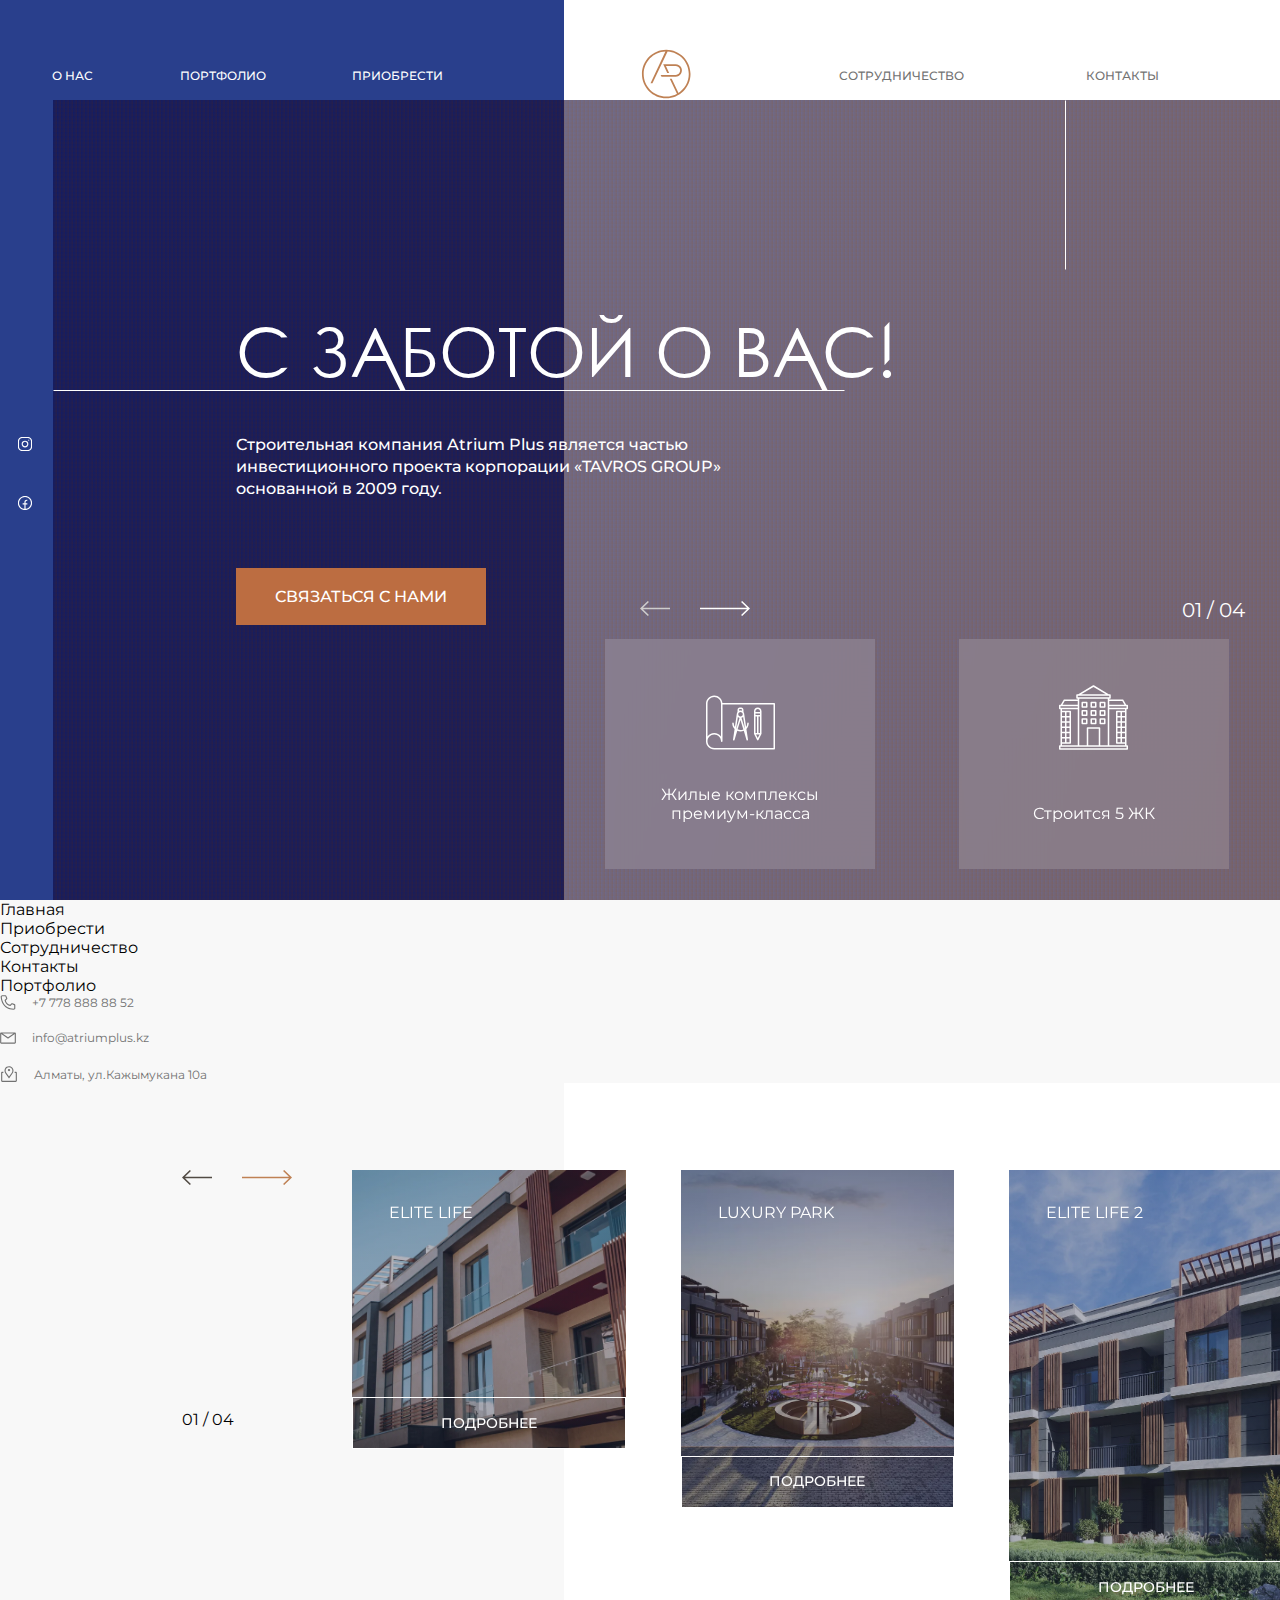
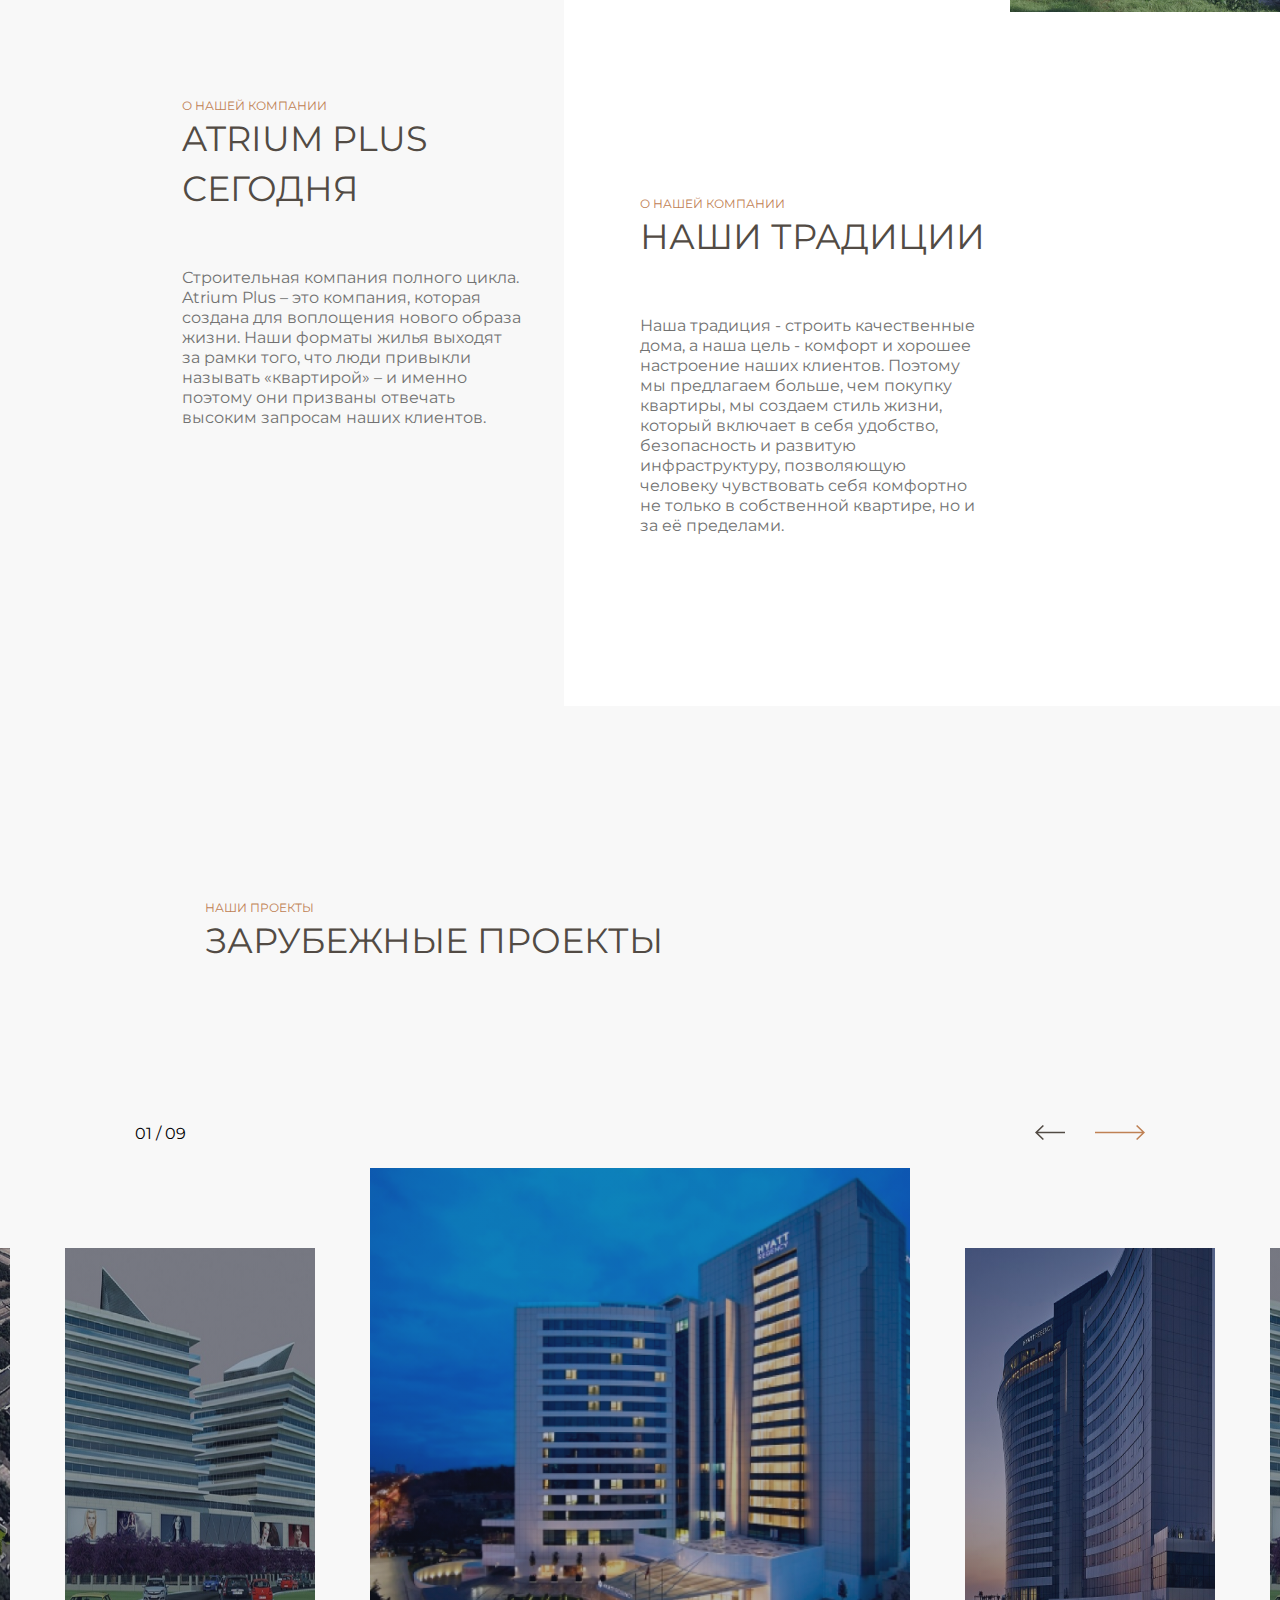
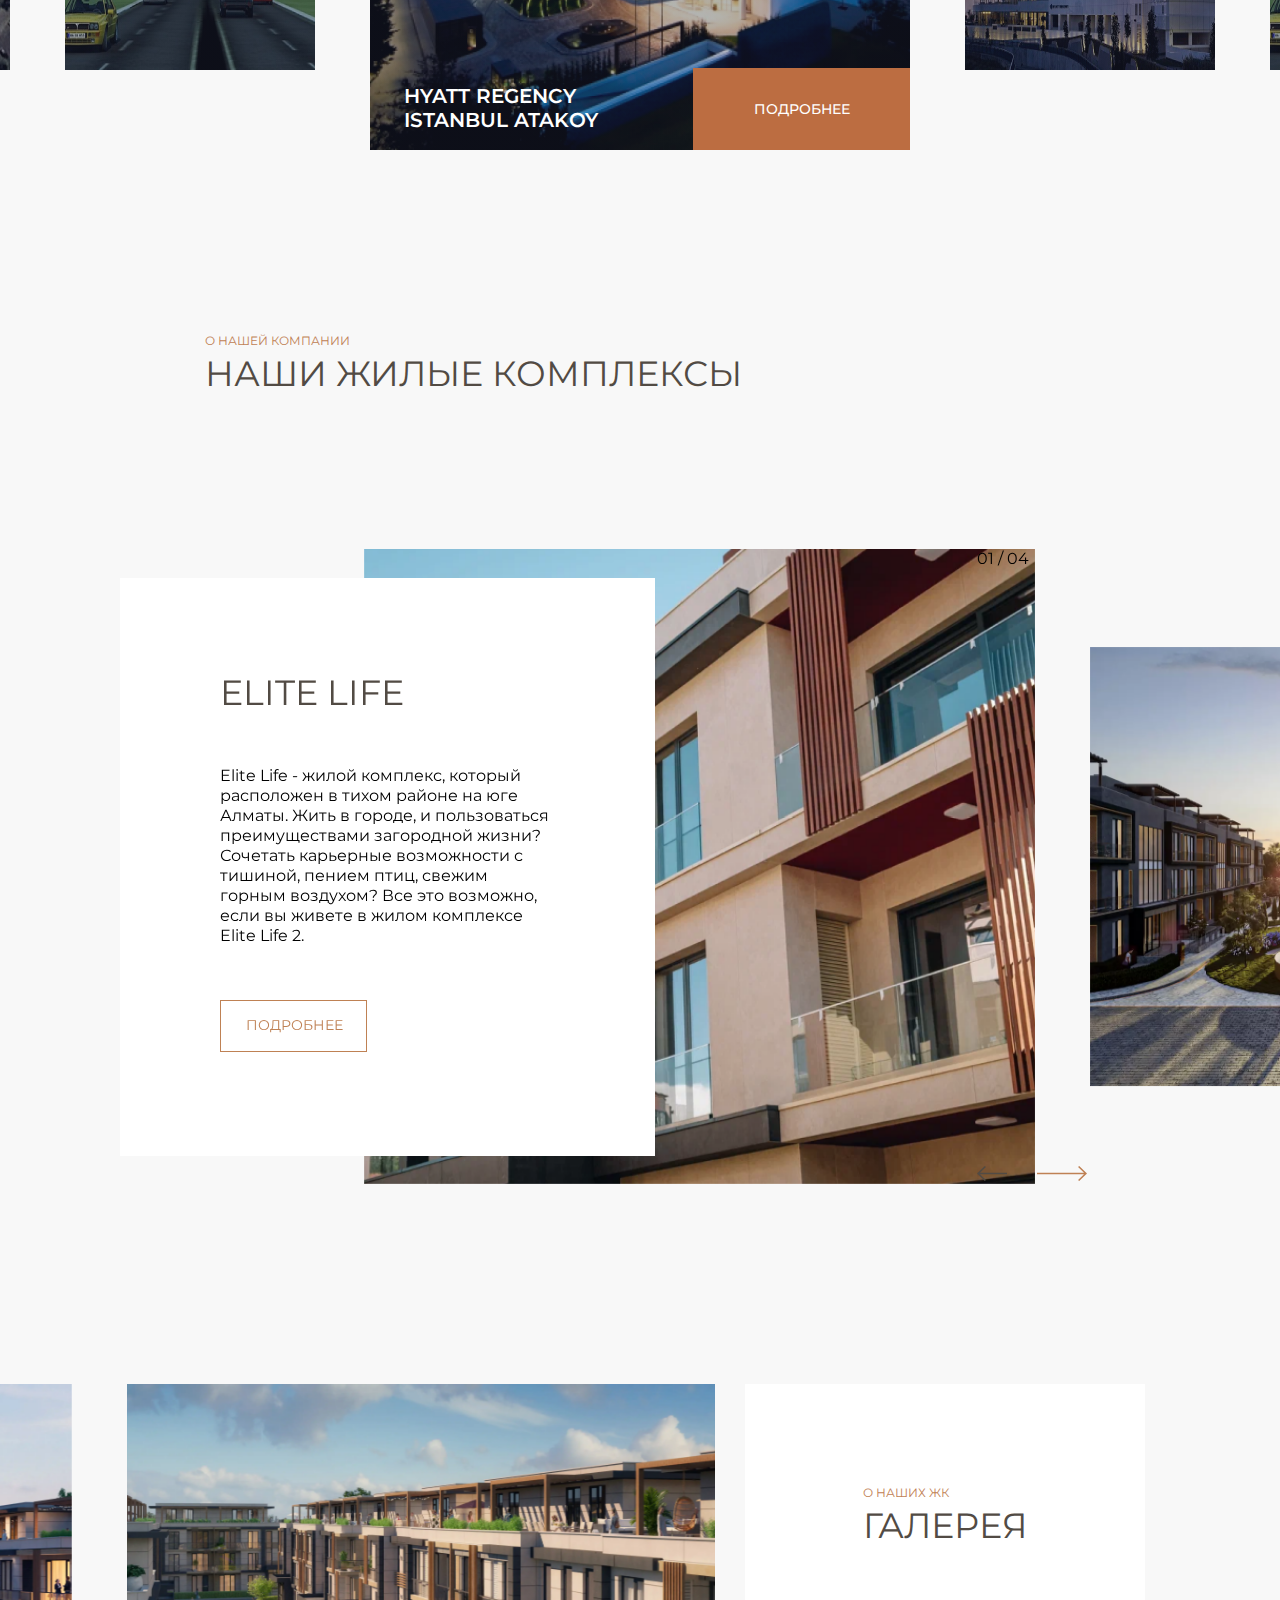
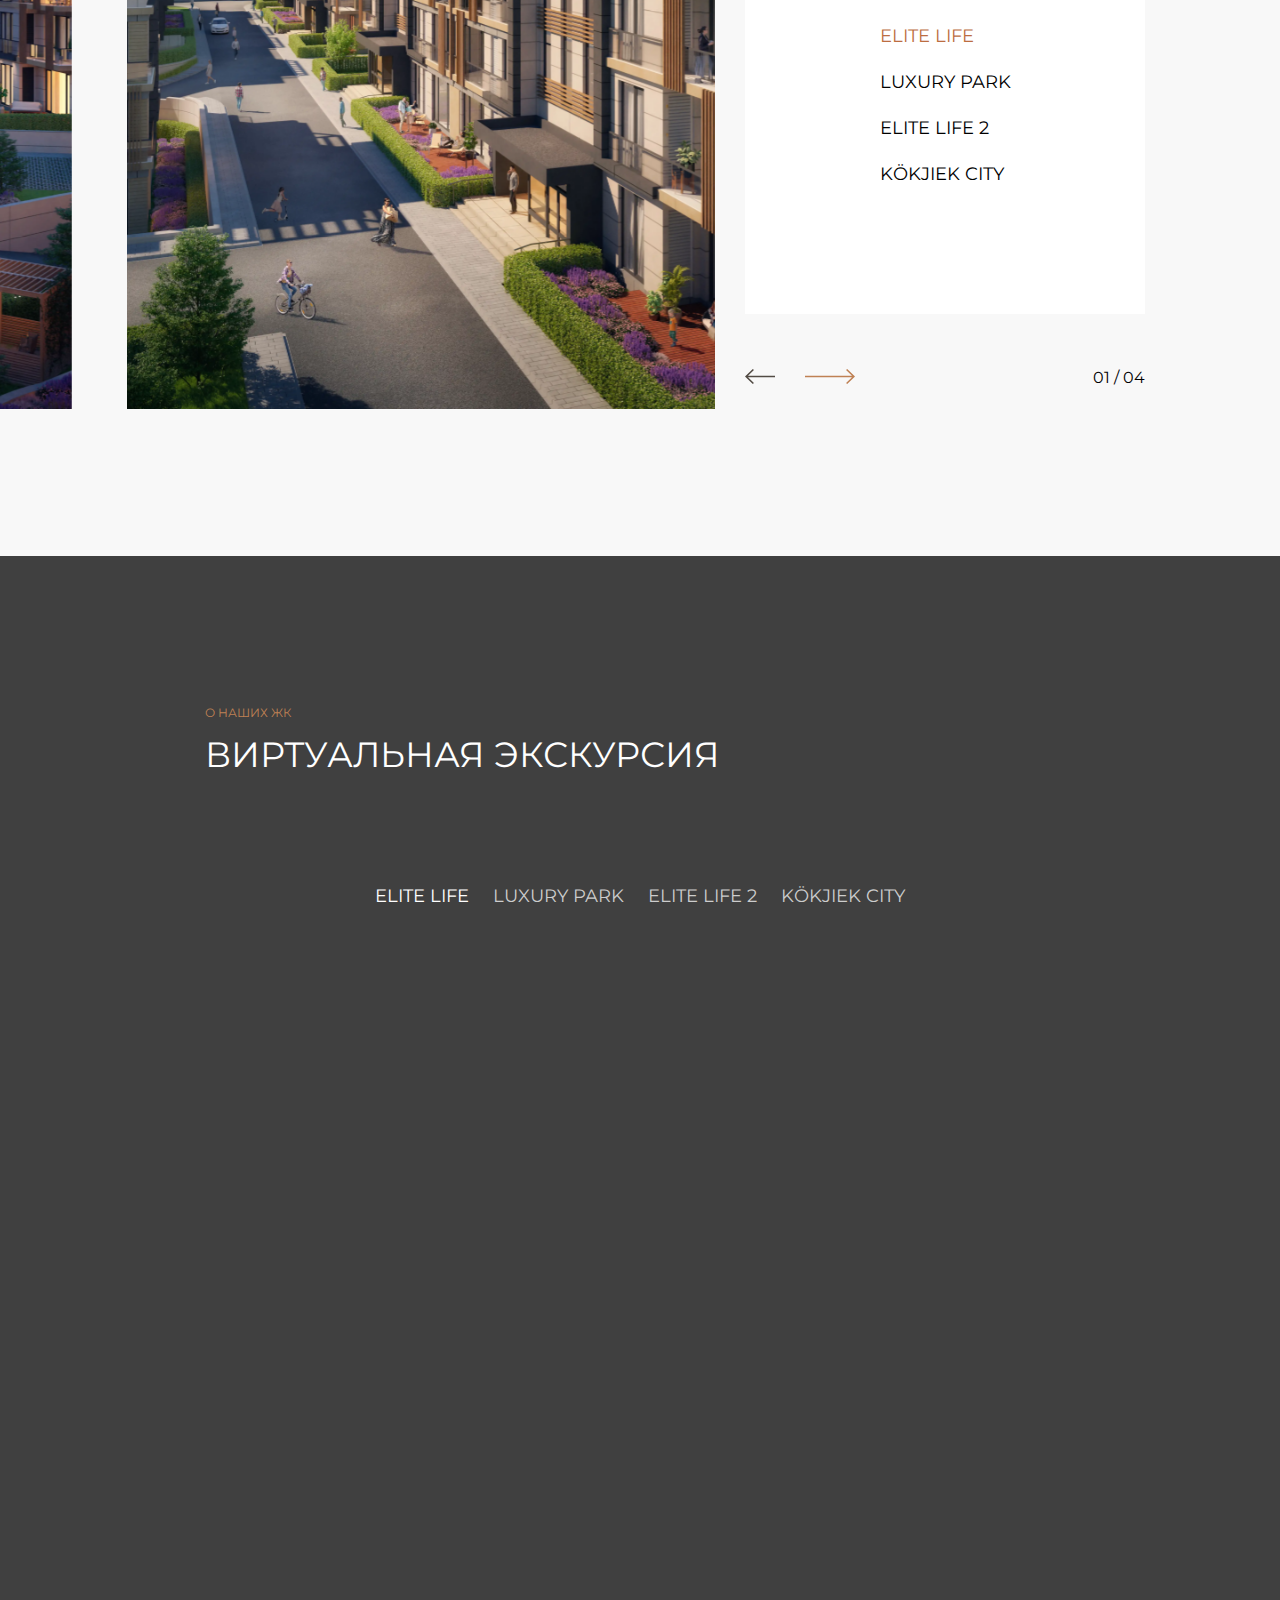
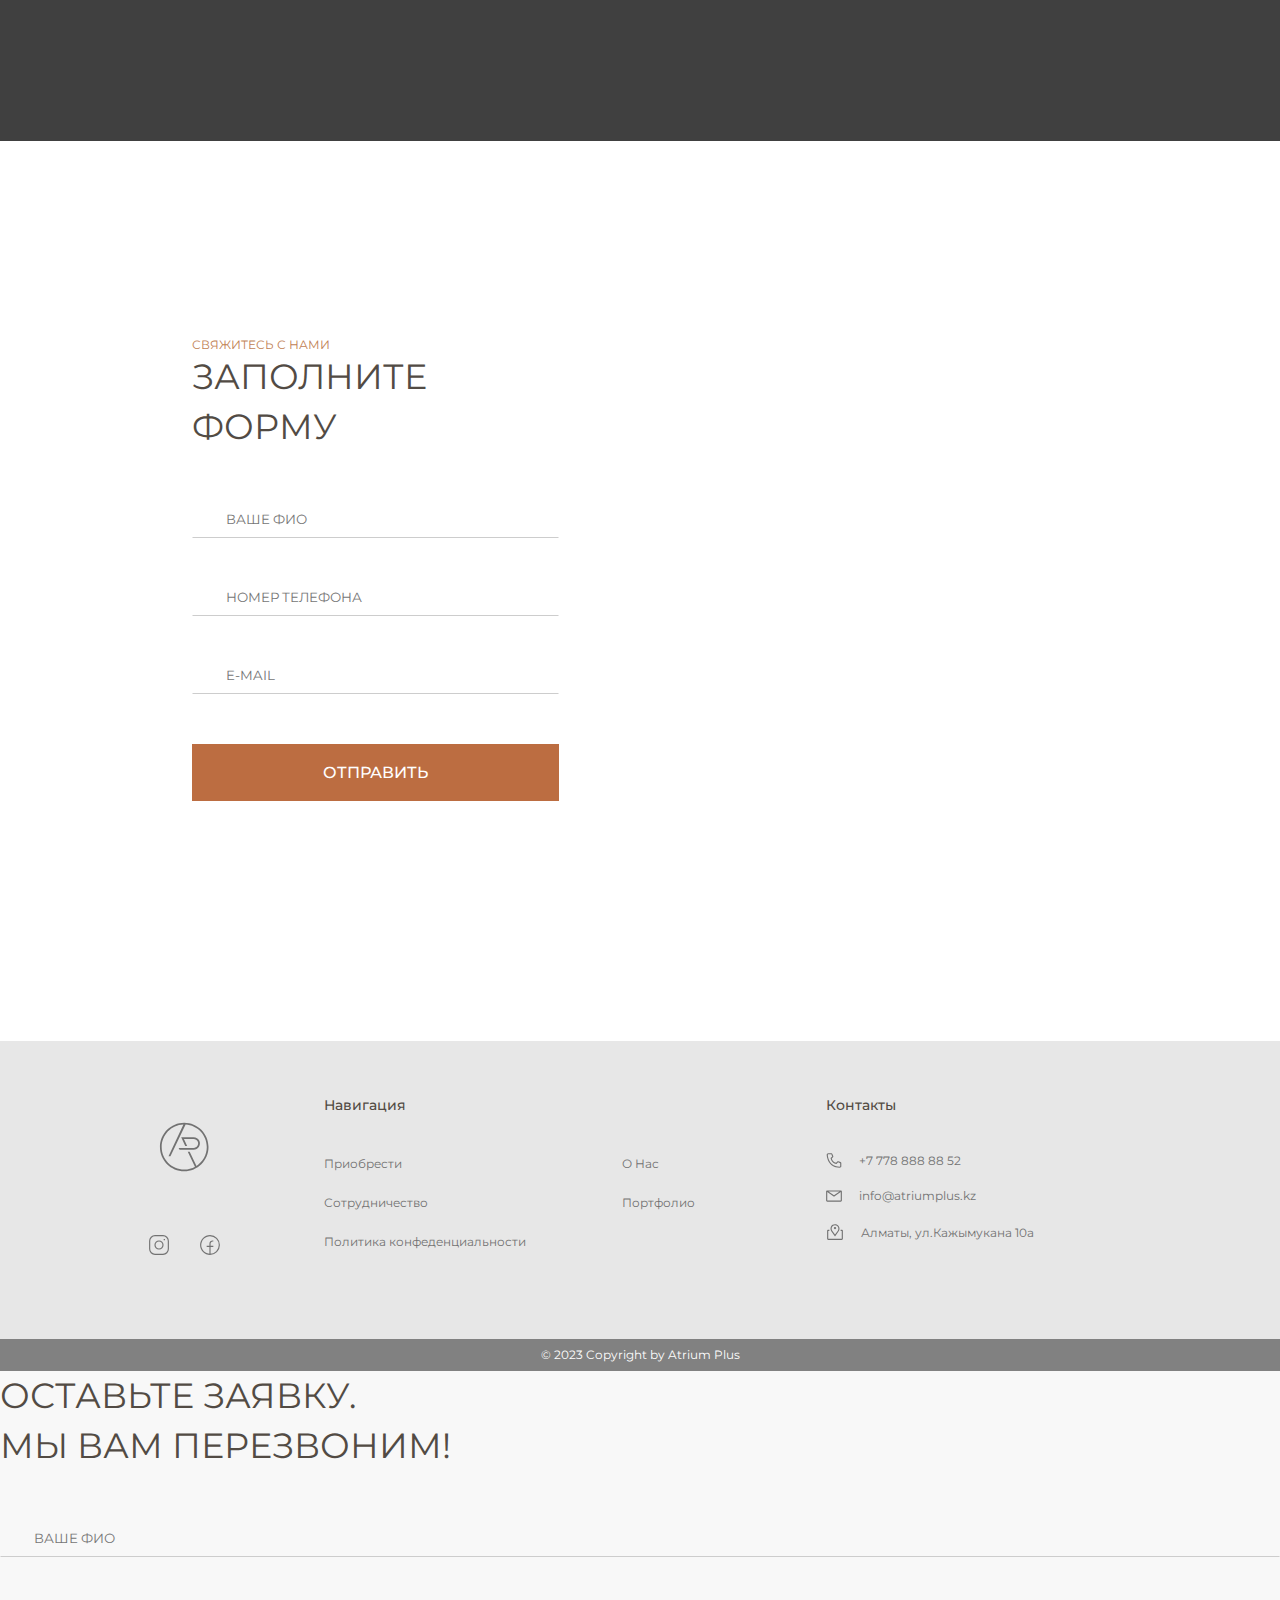
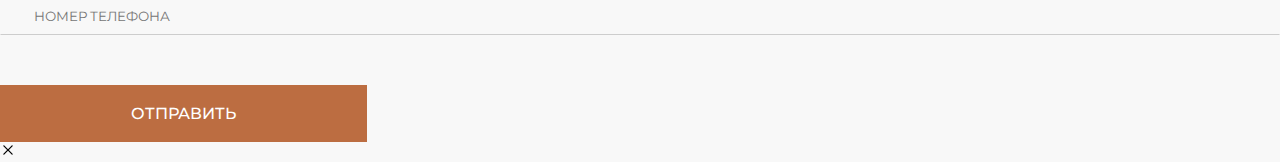
<file: index.html>
<!DOCTYPE html>
<html lang="ru" class="docBody">
<head>
    <meta charset="UTF-8">
    <meta name="viewport" content="width=device-width, initial-scale=1.0">
    <link rel="stylesheet" href="https://cdn.jsdelivr.net/npm/swiper@11/swiper-bundle.min.css"/>
    <link rel="stylesheet" href="assets/css/fonts.css">
    <link rel="stylesheet" href="assets/css/main.css">
    <link rel="stylesheet" href="assets/css/media.css">    
    <title>Atrium Plus</title>
</head>
<body>

<section class="main">
    <div class="header">
        <nav class="nav-header-content">
            <ul class="nav-header__left nav-list">
                <li><a href="">о нас</a></li>
                <li><a href="portfolio.html">портфолио</a></li>
                <li><a href="purchase.html">приобрести</a></li>
            </ul>
            <ul class="nav-header__right nav-list">
                <li><a href="index.html"><img src="assets/img/main_page/header-logo.svg" alt="main-logo"></a></li>
                <li><a href="partner.html">сотрудничество</a></li>
                <li><a href="contacts.html">контакты</a></li>
                <div class="menu-burger">
                    <span></span>
                    <span></span>
                    <span></span>
                </div>
            </ul>
        </nav>
    </div>
    <div class="main-content">
        <nav class="main-social-items">
            <ul>
                <li><a  target="_blank" href="https://www.instagram.com/atriumplus.kz/"><img src="assets/img/main_page/instagram.svg" alt="insta"></a></li>
                <li><a target="_blank" href="https://www.facebook.com/profile.php?id=100064196887940"><img src="assets/img/main_page/fb.svg" alt="fb" ></a></li>
            </ul>
        </nav>
        <div class="main-page">
            <div class="main-title-block">
                <h1 class="main-title">с заботой о вас!</h1>
                <p>Строительная компания Atrium Plus является частью инвестиционного проекта корпорации «TAVROS GROUP» основанной в 2009 году.</p>
                <button class="main-btn showmodalBtn">Связаться с нами</button>
            </div>
            <hr class="main-vertical-line">
            <hr class="main-horizontal-line">
            <div class="main-slider-block">
                <div class="main-slider-control">
                    <div class="main-slider-arrows">
                        <button class="main__slider-btn main-slider-prev">
                            <img src="assets/img/main_page/main_prev-btn.svg" alt="prev">
                        </button>
                        <button class="main__slider-btn main-slider-next">
                            <img src="assets/img/main_page/main_next-btn.svg" alt="next">
                        </button>
                    </div>
                    <div class="main-slider-counter">01/04</div>
                </div>
                <div class="main-slider-list">
                    <div class="main-slider-list-content swiper">
                        <div class="main-slider-wrapper swiper-wrapper">
                            <div class="main-slider-item swiper-slide">
                                <div class="main-slider-item-content">
                                    <div class="main-slider-item-container">
                                        <img src="assets/img/main_page/main-slider/main-slide-2.svg" alt="slider-item">
                                        <p>Жилые комплексы премиум-класса</p>
                                    </div>
                            </div>
                            </div>
                            <div class="main-slider-item swiper-slide">
                                <div class="main-slider-item-content">
                                    <div class="main-slider-item-container">
                                        <img src="assets/img/main_page/main-slider/main-slide-3.svg" alt="slider-item">
                                        <p>Строится 5 ЖК</p>
                                    </div>
                                </div>
                            </div>
                            <div class="main-slider-item swiper-slide">
                                <div class="main-slider-item-content">
                                    <div class="main-slider-item-container">
                                        <img src="assets/img/main_page/main-slider/main-slide-4.svg" alt="slider-item">
                                        <p>Построено 150 000 кв.м</p>
                                    </div>
                                </div>
                            </div>
                            <div class="main-slider-item swiper-slide">
                                <div class="main-slider-item-content">
                                    <div class="main-slider-item-container">
                                        <img src="assets/img/main_page/main-slider/main-slide-1.svg" alt="slider-item">
                                        <p>Более 1500 довольных клиентов</p>
                                    </div>
                                </div>
                            </div>
                        </div>
                    </div>
                </div>
            </div>
            <div class="main-banner"></div>

        </div>
    </div>
</section>

<div class="mobile-menu">
    <div class="mobile-menu-content">
        <li><a href="index.html">Главная</a></li>
        <li><a href="purchase.html">Приобрести</a></li>
        <li><a href="partner.html">Сотрудничество</a></li>
        <li><a href="contacts.html">Контакты</a></li>
        <li><a href="portfolio.html">Портфолио</a></li>
    </div>
    <ul class="footer-contacts-list">
        <li>
            <img src="assets/img/phone-icon.svg" alt="phone">
            <a href="tel:+77788888852" class="contacts-link">+7 778 888 88 52</a>
        </li>
        <li>
            <img src="assets/img/email-icon.svg" alt="phone">
            <a href="mailto:info@atriumplus.kz" class="contacts-link">info@atriumplus.kz</a>
        </li>
        <li>
            <img src="assets/img/geo-icon.svg" alt="phone">
            <a href="https://2gis.kz/almaty/inside/9430047375167308/firm/70000001064356753?m=76.959447%2C43.225299%2F16" class="contacts-link" target="_blank">Алматы, ул.Кажымукана 10а</a>
        </li>
    </ul>
</div>

<section class="projects">
    <div class="projects-top-block">
        <div class="projects-slider-block">
            <div class="projects-slider-control">
                <div class="projects-arrows">
                    <button class="main__slider-btn projects-slider-prev">
                        <svg width="30" height="15" viewBox="0 0 30 15" fill="none" xmlns="http://www.w3.org/2000/svg"><path d="M7.8125 15L8.91406 13.9425L2.99219 8.25H30V6.75H2.99219L8.91406 1.0575L7.8125 0L0 7.5L7.8125 15Z" fill="#524B44"></path></svg>
                    </button>
                    <button class="main__slider-btn projects-slider-next">
                        <svg width="50" height="15" viewBox="0 0 50 15" fill="none" xmlns="http://www.w3.org/2000/svg"><path d="M42.1679 15L41.0636 13.9425L47.0003 8.25H0V6.75H47.0003L41.0636 1.0575L42.1679 0L50 7.5L42.1679 15Z" fill="#BF8154"></path></svg>
                    </button>
                </div>
                <div class="projects-counter">01 / 04</div>
            </div>
            <div class="projects-slider-content">
                <div class="projects-slider-list swiper">
                    <div class="projects-slider-wrapper swiper-wrapper">
                        <div class="projects-slider-item swiper-slide">
                            <div class="projects-slider-item-content projects-slider-item-content-1">
                                <p class="project-slider-title">elite life</p>
                                <a href="">подробнее</a>
                            </div>
                        </div>
                        <div class="projects-slider-item swiper-slide">
                            <div class="projects-slider-item-content projects-slider-item-content-2">
                                <p class="project-slider-title">luxury park</p>
                                <a href="">подробнее</a>
                            </div>
                        </div>
                        <div class="projects-slider-item swiper-slide">
                            <div class="projects-slider-item-content projects-slider-item-content-3">
                                <p class="project-slider-title">elite life 2</p>
                                <a href="">подробнее</a>
                            </div>
                        </div>
                        <div class="projects-slider-item swiper-slide">
                            <div class="projects-slider-item-content projects-slider-item-content-4">
                                <p class="project-slider-title">Kökjiek City</p>
                                <a href="">подробнее</a>
                            </div>
                        </div>
                    </div>
                </div>
            </div>
        </div>
        <div class="project-text-cards">
            <div class="project-text-card-content">
                <div class="project-text-card-1">
                    <span class="caption">о нашей компании</span>
                    <p class="card-title">
                        Atrium Plus сегодня
                    </p>
                    <p class="card-content">
                        Строительная компания полного цикла. Atrium Plus – это компания, которая создана для воплощения нового образа жизни. Наши форматы жилья выходят за рамки того, что люди привыкли называть «квартирой» – и именно поэтому они призваны отвечать высоким запросам наших клиентов.
                    </p>
                </div>
                <div class="project-text-card-2">
                    <span class="caption">о нашей компании</span>
                    <p class="card-title">
                        наши традиции
                    </p>
                    <p class="card-content">
                        Наша традиция - строить качественные дома, а наша цель - комфорт и хорошее настроение наших клиентов. Поэтому мы предлагаем больше, чем покупку квартиры, мы создаем стиль жизни, который включает в себя удобство, безопасность и развитую инфраструктуру, позволяющую человеку чувствовать себя комфортно не только в собственной квартире, но и за её пределами.
                    </p>
                </div>
            </div>
        </div>
    </div>
</section>

<section class="porfolio">
    <div class="porfolio-inner">
        <div class="international-slider-block">
            <div class="international-top">
                <div>
                    <span class="caption">наши проекты</span>
                    <p class="card-title">зарубежные проекты</p>
                </div>
            </div>
            <div class="international-slider-content">
                <div class="international-slider-control">
                    <div class="international-slider-counter">04/09</div>
                    <div class="international-slider-arrows">
                        <button class="main__slider-btn international-slider-prev">
                            <svg width="30" height="15" viewBox="0 0 30 15" fill="none" xmlns="http://www.w3.org/2000/svg"><path d="M7.8125 15L8.91406 13.9425L2.99219 8.25H30V6.75H2.99219L8.91406 1.0575L7.8125 0L0 7.5L7.8125 15Z" fill="#524B44"></path></svg>
                        </button>
                        <button class="main__slider-btn international-slider-next">
                            <svg width="50" height="15" viewBox="0 0 50 15" fill="none" xmlns="http://www.w3.org/2000/svg"><path d="M42.1679 15L41.0636 13.9425L47.0003 8.25H0V6.75H47.0003L41.0636 1.0575L42.1679 0L50 7.5L42.1679 15Z" fill="#BF8154"></path></svg>
                        </button>
                    </div>
                </div>
                <div class="internationa-slider-inner">
                    <div class="international-slider-list swiper">
                        <div class="international-slider-wrapper swiper-wrapper">
                            <div class="international-slider-item swiper-slide">
                                <div class="international-slider-item-content international-slide-1">
                                    <div class="international-slider-bottom">
                                        <div class="international-slider-bottom-content">
                                            <p class="international-slide-title">hyatt regency istanbul atakoy</p>
                                            <a href="#" target="_blank" class="slider-btn">подробнее</a>
                                        </div>
                                    </div>
                                </div>
                            </div>
                            <div class="international-slider-item swiper-slide">
                                <div class="international-slider-item-content international-slide-2">
                                    <div class="international-slider-bottom">
                                        <div class="international-slider-bottom-content">
                                            <p class="international-slide-title">THE RESidence istanbul tavros</p>
                                            <a href="#" target="_blank" class="slider-btn">подробнее</a>
                                        </div>
                                    </div>
                                </div>
                            </div>
                            <div class="international-slider-item swiper-slide">
                                <div class="international-slider-item-content international-slide-3">
                                    <div class="international-slider-bottom">
                                        <div class="international-slider-bottom-content">
                                            <p class="international-slide-title">Dedeman oskemen tavros</p>
                                            <a href="#" target="_blank" class="slider-btn">подробнее</a>
                                        </div>
                                    </div>
                                </div>
                            </div>
                            <div class="international-slider-item swiper-slide">
                                <div class="international-slider-item-content international-slide-4">
                                    <div class="international-slider-bottom">
                                        <div class="international-slider-bottom-content">
                                            <p class="international-slide-title">Krasnodar Mixed-Use Project</p>
                                            <a href="#" target="_blank" class="slider-btn">подробнее</a>
                                        </div>
                                    </div>
                                </div>
                            </div>
                            <div class="international-slider-item swiper-slide">
                                <div class="international-slider-item-content international-slide-5">
                                    <div class="international-slider-bottom">
                                        <div class="international-slider-bottom-content">
                                            <p class="international-slide-title">Dedeman Park Denizli</p>
                                            <a href="#" target="_blank" class="slider-btn">подробнее</a>
                                        </div>
                                    </div>
                                </div>
                            </div>
                            <div class="international-slider-item swiper-slide">
                                <div class="international-slider-item-content international-slide-6">
                                    <div class="international-slider-bottom">
                                        <div class="international-slider-bottom-content">
                                            <p class="international-slide-title">park inn by raadisson samsun</p>
                                            <a href="#" target="_blank" class="slider-btn">подробнее</a>
                                        </div>
                                    </div>
                                </div>
                            </div>
                            <div class="international-slider-item swiper-slide">
                                <div class="international-slider-item-content international-slide-7">
                                    <div class="international-slider-bottom">
                                        <div class="international-slider-bottom-content">
                                            <p class="international-slide-title">wyndham tashkent</p>
                                            <a href="#" target="_blank" class="slider-btn">подробнее</a>
                                        </div>
                                    </div>
                                </div>
                            </div>
                            <div class="international-slider-item swiper-slide">
                                <div class="international-slider-item-content international-slide-8">
                                    <div class="international-slider-bottom">
                                        <div class="international-slider-bottom-content">
                                            <p class="international-slide-title">hyatt regency almaty</p>
                                            <a href="#" target="_blank" class="slider-btn">подробнее</a>
                                        </div>
                                    </div>
                                </div>
                            </div>
                            <div class="international-slider-item swiper-slide">
                                <div class="international-slider-item-content international-slide-9">
                                    <div class="international-slider-bottom">
                                        <div class="international-slider-bottom-content">
                                            <p class="international-slide-title">tavros oskemen center</p>
                                            <a href="#" target="_blank" class="slider-btn">подробнее</a>
                                        </div>
                                    </div>
                                </div>
                            </div>
                        </div>
                    </div>
                </div>
            </div>
        </div>        
        <div class="complex-block">
            <div class="complex-title-block">
                <div>
                    <span class="caption">о нашей компании</span>
                    <p class="card-title">наши жилые комплексы</p>
                </div>
            </div>
            <div class="complex-slider-block">
                <div class="complex-slider-control">
                    <div class="complex-slider-counter"></div>
                    <div class="complex-slider-arrows">
                        <button class="main__slider-btn complex-slider-prev">
                            <svg width="30" height="15" viewBox="0 0 30 15" fill="none" xmlns="http://www.w3.org/2000/svg"><path d="M7.8125 15L8.91406 13.9425L2.99219 8.25H30V6.75H2.99219L8.91406 1.0575L7.8125 0L0 7.5L7.8125 15Z" fill="#524B44"></path></svg>
                        </button>
                        <button class="main__slider-btn complex-slider-next">
                            <svg width="50" height="15" viewBox="0 0 50 15" fill="none" xmlns="http://www.w3.org/2000/svg"><path d="M42.1679 15L41.0636 13.9425L47.0003 8.25H0V6.75H47.0003L41.0636 1.0575L42.1679 0L50 7.5L42.1679 15Z" fill="#BF8154"></path></svg>
                        </button>
                    </div>
                </div>
                <div class="complex-slider-text">
                    <div class="complex-slider-text-content swiper">
                        <div class="complex-slider-text-content-wrapper swiper-wrapper">
                            <div class="card-text swiper-slide">
                                <p class="card-title">Elite life</p>
                                <p class="card-text-body">
                                    Elite Life - жилой комплекс, который расположен в тихом районе на юге Алматы. Жить в городе, и пользоваться преимуществами загородной жизни? Сочетать карьерные возможности с тишиной, пением птиц, свежим горным воздухом? Все это возможно, если вы живете в жилом комплексе Elite Life 2.
                                </p>
                                <button class="btn-transparent card-text-btn">подробнее</button>
                            </div>
                            <div class="card-text swiper-slide">
                                <p class="card-title">LUXURY PARK</p>
                                <p class="card-text-body">
                                    “Luxury Park” – жилой комплекс из трех трехэтажных корпусов, который расположен в тихом районе на юге Алматы, всего в 10 минутах езды от высокогорного катка «Медео», в 3-х минутах от ТРЦ «Dostyk Plaza». Проект для людей, которые ценят личное пространство высшего класса и ждут от своего дома атмосферы комфортной приватности.
                                </p>
                                <button class="btn-transparent card-text-btn">подробнее</button>
                            </div>
                            <div class="card-text swiper-slide">
                                <p class="card-title">Elite life 2</p>
                                <p class="card-text-body">
                                    Elite Life 2 - жилой комплекс, который расположен в тихом районе на юге Алматы. Жить в городе, и пользоваться преимуществами загородной жизни? Сочетать карьерные возможности с тишиной, пением птиц, свежим горным воздухом? Все это возможно, если вы живете в жилом комплексе Elite Life 2.
                                </p>
                                <button class="btn-transparent card-text-btn">подробнее</button>
                            </div>
                            <div class="card-text swiper-slide">
                                <p class="card-title">Kökjiek City</p>
                                <p class="card-text-body">
                                    Новый жилой комплекс Kökjiek City, который отражает ваши представления о самом уютном месте на земле. Здесь вы начнете новую счастливую историю жизни.
                                </p>
                                <button class="btn-transparent card-text-btn">подробнее</button>
                            </div>
                        </div>
                    </div>
                </div>
                <div class="complex-slider-list swiper">
                    <div class="comlex-slider-wrapper swiper-wrapper">
                        <div class="complex-slider-item swiper-slide">
                            <div class="complex-slider-item-content complex-slide-1">
                            </div>
                        </div>
                        <div class="complex-slider-item swiper-slide">
                            <div class="complex-slider-item-content complex-slide-2">
                            </div>
                        </div>
                        <div class="complex-slider-item swiper-slide">
                            <div class="complex-slider-item-content complex-slide-3">
                            </div>
                        </div>
                        <div class="complex-slider-item swiper-slide">
                            <div class="complex-slider-item-content complex-slide-4">
                            </div>
                        </div>
                    </div>
                </div>
            </div>
        </div>
        <div class="gallery-block">
            <div class="gallery-block-content">
                <div class="gallery-text-block">
                    <div class="gallery-text-block-content">
                        <div>
                            <span class="caption">о наших жк</span>
                            <p class="card-title">галерея</p>
                        </div>
                        <div class="gallery-tabs">
                            <button class="gallery-tab-item tabs__button _active" data-tab="tab_1">Elite life</button>
                            <button class="gallery-tab-item tabs__button" data-tab="tab_2">Luxury park</button>
                            <button class="gallery-tab-item tabs__button" data-tab="tab_3">Elite life 2</button>
                            <button class="gallery-tab-item tabs__button" data-tab="tab_4">Kökjiek City</button>
                        </div>
                    </div>
                    <div class="gallery-slider-control">
                        <div class="gallery-slider-arrows">
                            <button class="main__slider-btn gallery-prev-btn">
                                <svg width="30" height="15" viewBox="0 0 30 15" fill="none" xmlns="http://www.w3.org/2000/svg"><path d="M7.8125 15L8.91406 13.9425L2.99219 8.25H30V6.75H2.99219L8.91406 1.0575L7.8125 0L0 7.5L7.8125 15Z" fill="#524B44"></path></svg>
                            </button>
                            <button class="main__slider-btn gallery-next-btn">
                                <svg width="50" height="15" viewBox="0 0 50 15" fill="none" xmlns="http://www.w3.org/2000/svg"><path d="M42.1679 15L41.0636 13.9425L47.0003 8.25H0V6.75H47.0003L41.0636 1.0575L42.1679 0L50 7.5L42.1679 15Z" fill="#BF8154"></path></svg>
                            </button>
                        </div>
                        <div class="gallery-slider-counter"></div>
                    </div>
                </div>
                <div class="gallery-slider">
                    <div class="gallery-slider-content swiper tabs__item _active elite-life-slider" id="tab_1">
                        <div class="gallery-slider-wrapper swiper-wrapper">
                            <div class="gallery-slider-item swiper-slide gallery-slider-item-1">

                            </div>
                            <div class="gallery-slider-item swiper-slide gallery-slider-item-2">
                                
                            </div>
                            <div class="gallery-slider-item swiper-slide gallery-slider-item-3">
                                
                            </div>
                            <div class="gallery-slider-item swiper-slide gallery-slider-item-4">
                                
                            </div>
                        </div>

                    </div>
                    <div class="gallery-slider-content swiper tabs__item luxury-park-slider" id="tab_2">
                        <div class="gallery-slider-wrapper swiper-wrapper">
                            <div class="gallery-slider-item swiper-slide gallery-slider-item-1">

                            </div>
                            <div class="gallery-slider-item swiper-slide gallery-slider-item-2">
                                
                            </div>
                            <div class="gallery-slider-item swiper-slide gallery-slider-item-3">
                                
                            </div>
                            <div class="gallery-slider-item swiper-slide gallery-slider-item-4">
                                
                            </div>
                        </div>

                    </div>
                    <div class="gallery-slider-content swiper tabs__item elite-life-2-slider" id="tab_3">
                        <div class="gallery-slider-wrapper swiper-wrapper">
                            <div class="gallery-slider-item swiper-slide gallery-slider-item-1">

                            </div>
                            <div class="gallery-slider-item swiper-slide gallery-slider-item-2">
                                
                            </div>
                            <div class="gallery-slider-item swiper-slide gallery-slider-item-3">
                                
                            </div>
                            <div class="gallery-slider-item swiper-slide gallery-slider-item-4">
                                
                            </div>
                        </div>

                    </div>
                    <div class="gallery-slider-content swiper tabs__item elite-life-2-slider" id="tab_4">
                        <div class="gallery-slider-wrapper swiper-wrapper">
                            <div class="gallery-slider-item swiper-slide gallery-slider-item-1">

                            </div>
                            <div class="gallery-slider-item swiper-slide gallery-slider-item-2">
                                
                            </div>
                            <div class="gallery-slider-item swiper-slide gallery-slider-item-3">
                                
                            </div>
                            <div class="gallery-slider-item swiper-slide gallery-slider-item-4">
                                
                            </div>
                        </div>

                    </div>
                    
                </div>
            </div>
        </div>
        <div class="virtual-t">
            <div class="virtual-t-header">
                <span class="caption">о наших жк</span>
                <p class="card-title virtual-title">виртуальная экскурсия</p>
            </div>
            <div class="virtual-t-content">
                <ul class="virtual-t-btn-list">
                    <li><button class="virtual-t-btn _active" data-id="tour-tab_1">Elite life</button></li>
                    <li><button class="virtual-t-btn" data-id="tour-tab_2">Luxury park</button></li>
                    <li><button class="virtual-t-btn" data-id="tour-tab_3">Elite life 2</button></li>
                    <li><button class="virtual-t-btn" data-id="tour-tab_4">Kökjiek City</button></li>
                </ul>
                <div class="virtual-content-3-d">
                    <div class="virtual-content _active" id="tour-tab_1">
                        <iframe width="100%" height="614" frameborder="0" allow="xr-spatial-tracking; gyroscope; accelerometer" allowfullscreen="" scrolling="no" src="https://kuula.co/share/collection/79gfK?fs=1&amp;vr=0&amp;zoom=1&amp;sd=1&amp;thumbs=1&amp;inst=ru"></iframe>
                    </div>
                    <div class="virtual-content" id="tour-tab_2">
                        <iframe width="100%" height="614" frameborder="0" allow="xr-spatial-tracking; gyroscope; accelerometer" allowfullscreen="" scrolling="no" src="https://kuula.co/share/collection/796q5?fs=1&amp;vr=0&amp;zoom=1&amp;sd=1&amp;thumbs=1&amp;inst=ru"></iframe>
                    </div>
                    <div class="virtual-content" id="tour-tab_3">
                        <iframe width="100%" height="614" frameborder="0" allow="xr-spatial-tracking; gyroscope; accelerometer" allowfullscreen="" scrolling="no" src="https://kuula.co/edit/Nzv2s/collection/79Bmj?fs=1&amp;vr=0&amp;zoom=1&amp;sd=1&amp;thumbs=1&amp;inst=ru"></iframe>
                    </div>
                    <div class="virtual-content" id="tour-tab_4">
                        <iframe width="100%" height="614" frameborder="0" allow="xr-spatial-tracking; gyroscope; accelerometer" allowfullscreen="" scrolling="no" src="https://kuula.co/share/collection/79TX5?fs=1&amp;vr=0&amp;zoom=1&amp;sd=1&amp;thumbs=1&amp;inst=ru"></iframe>
                    </div>
                </div>
            </div>
        </div>        
    </div>
</section>

<section class="contacts">
    <div class="contacts-content">
        <form action="" class="send-contacts">
            <span class="caption">Свяжитесь с нами</span>
            <p class="card-title">Заполните форму</p>
            <div class="form-content">
                <input type="text" placeholder="ваше фио" required>
                <input type="phone" placeholder="номер телефона" required>
                <input type="email" placeholder="e-mail" >
                <button type="submit" class="form-submit">отправить</button>
            </div>
        </form>
        <div class="map-content" id="map">
            <iframe src="https://yandex.ru/map-widget/v1/?um=constructor%3Aa390e5abd4a336ac66319ecde706e4131350317e3d8c2d903818d1c09e79430a&amp;source=constructor" width="100%" height="400" frameborder="0"></iframe>
        </div>
    </div>
</section>


<footer class="footer">
    <div class="footer-menu">
        <div class="footer-logo-block">
            <img src="assets/img/footer-logo.svg" alt="footer-logo">
            <div class="footer-social">
                <a href="https://www.instagram.com/atriumplus.kz/" target="_blank">
                    <img src="assets/img/footer-insta.svg" alt="insta">
                </a>
                <a href="https://www.facebook.com/profile.php?id=100064196887940" target="_blank">
                    <img src="assets/img/footer-fb.svg" alt="fb">
                </a>
            </div>
        </div>
        <div class="footer-nav">
            <p class="footer-nav-title">Навигация</p>
            <div class="footer-nav-content">
                <ul>
                    <li>
                        <a href="">Приобрести</a>
                    </li>
                    <li>
                        <a href="">Сотрудничество</a>
                    </li>
                    <li>
                        <a href="">Политика конфеденциальности</a>
                    </li>
                </ul>
                <ul>
                    <li>
                        <a href="">О Нас</a>
                    </li>
                    <li>
                        <a href="">Портфолио</a>
                    </li>
                </ul>
            </div>
        </div>
        <div class="footer-contacts">
            <p class="footer-nav-title">Контакты</p>
            <div class="footer-contacts-content">
                <ul class="footer-contacts-list">
                    <li>
                        <img src="assets/img/phone-icon.svg" alt="phone">
                        <a href="tel:+77788888852" class="contacts-link">+7 778 888 88 52</a>
                    </li>
                    <li>
                        <img src="assets/img/email-icon.svg" alt="phone">
                        <a href="mailto:info@atriumplus.kz" class="contacts-link">info@atriumplus.kz</a>
                    </li>
                    <li>
                        <img src="assets/img/geo-icon.svg" alt="phone">
                        <a href="https://2gis.kz/almaty/inside/9430047375167308/firm/70000001064356753?m=76.959447%2C43.225299%2F16" class="contacts-link" target="_blank">Алматы, ул.Кажымукана 10а</a>
                    </li>
                </ul>
            </div>
        </div>
    </div>
    <div class="footer-copyright">
        <p>© 2023 Copyright by Atrium Plus</p>
    </div>
</footer>

<div class="modal-overlay">
    <div class="modal-content">
        <form action="" class="send-contacts">
            <p class="card-title modal-form-title">Оставьте заявку.<br>Мы вам перезвоним!</p>
            <div class="form-content">
                <input type="text" placeholder="ваше фио" required>
                <input type="phone" placeholder="номер телефона" required>
                <button type="submit" class="form-submit">отправить</button>
            </div>
        </form>
        <div class="close-btn">
            <svg viewBox="0 0 15 15" fill="none" xmlns="http://www.w3.org/2000/svg" width="16" height="16"><path d="M11.7816 4.03157C12.0062 3.80702 12.0062 3.44295 11.7816 3.2184C11.5571 2.99385 11.193 2.99385 10.9685 3.2184L7.50005 6.68682L4.03164 3.2184C3.80708 2.99385 3.44301 2.99385 3.21846 3.2184C2.99391 3.44295 2.99391 3.80702 3.21846 4.03157L6.68688 7.49999L3.21846 10.9684C2.99391 11.193 2.99391 11.557 3.21846 11.7816C3.44301 12.0061 3.80708 12.0061 4.03164 11.7816L7.50005 8.31316L10.9685 11.7816C11.193 12.0061 11.5571 12.0061 11.7816 11.7816C12.0062 11.557 12.0062 11.193 11.7816 10.9684L8.31322 7.49999L11.7816 4.03157Z" fill="currentColor" fill-rule="evenodd" clip-rule="evenodd"></path></svg>
        </div>
    </div>
</div>
  

<script src="https://cdn.jsdelivr.net/npm/swiper@11/swiper-bundle.min.js"></script>
<script src="https://api-maps.yandex.ru/2.1?apikey=b082c010-7ac0-430f-97b0-7483fb9bc139&lang=ru_RU"></script>


<script src="assets/js/main-slider.js"></script>
<script src="assets/js/map.js"></script>

<script src="assets/js/tabs.js"></script>
<script src="assets/js/main.js"></script>
</body>
</html>
</file>
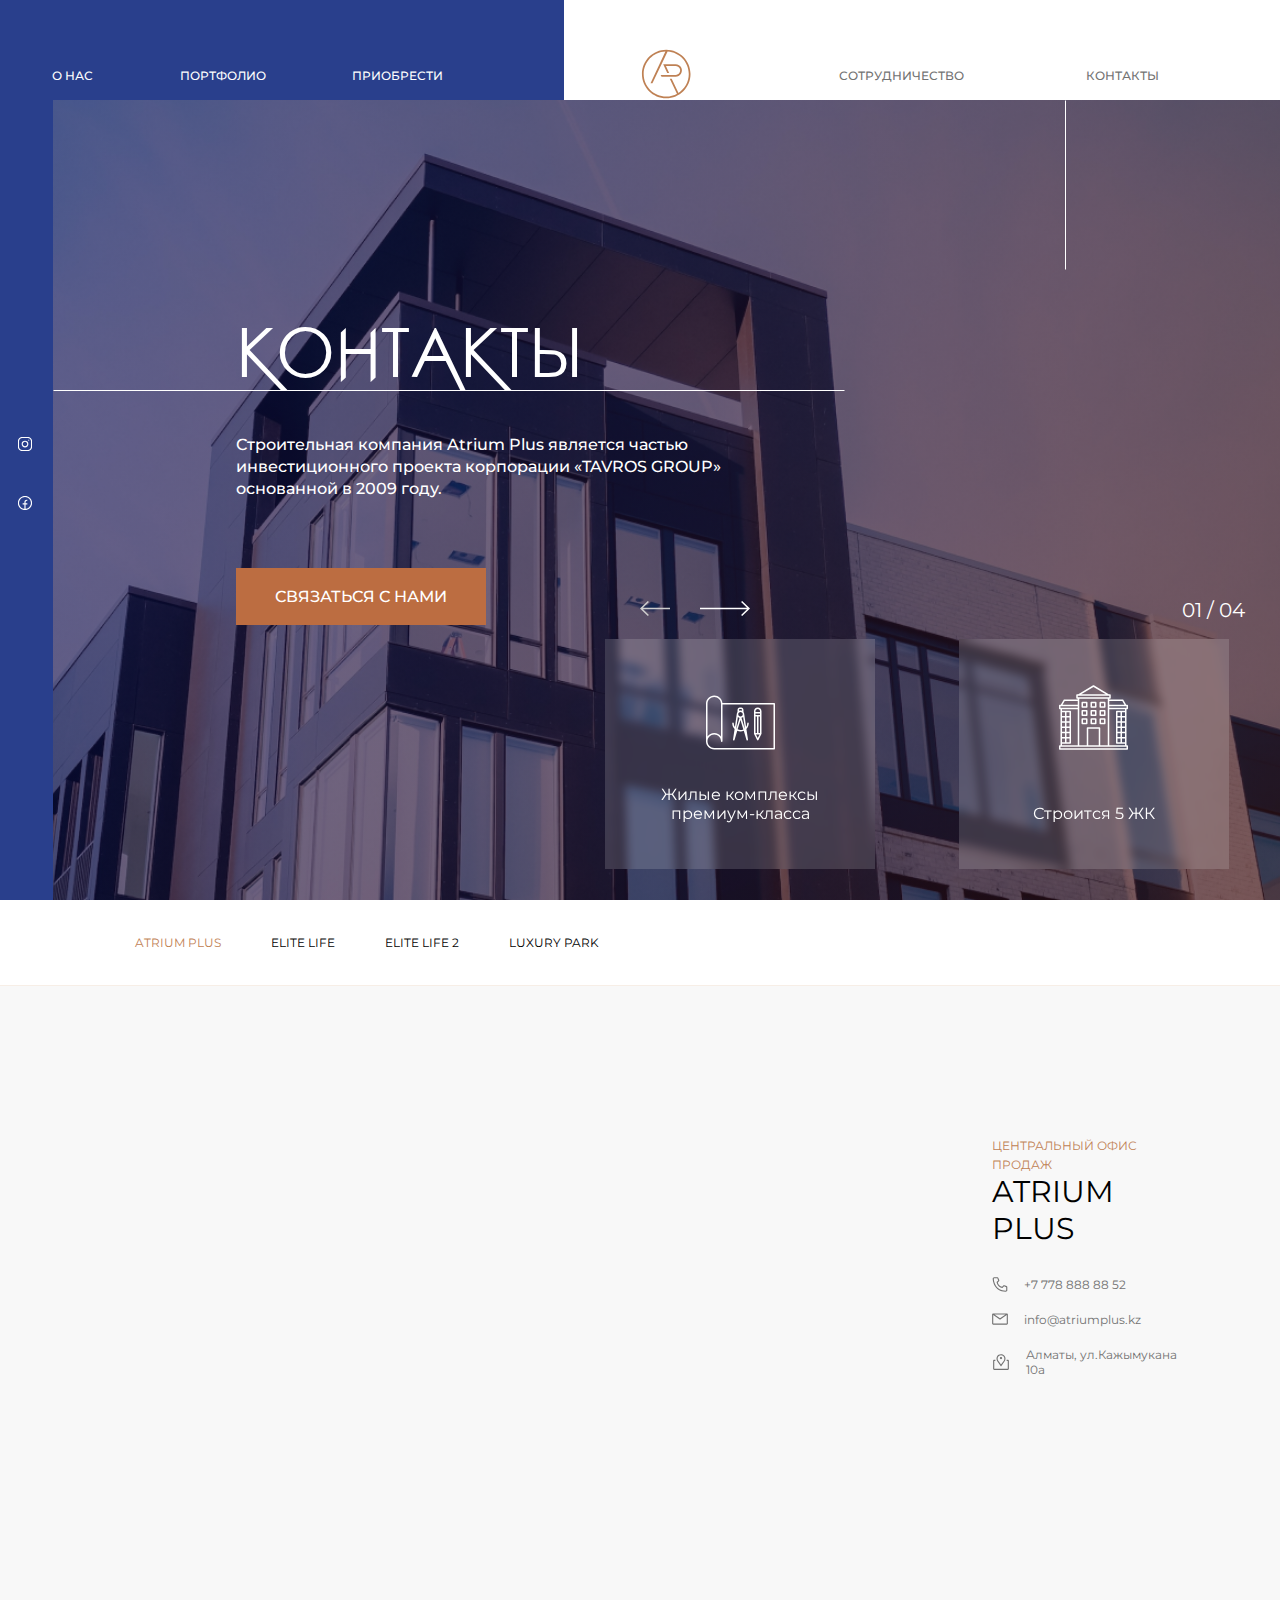
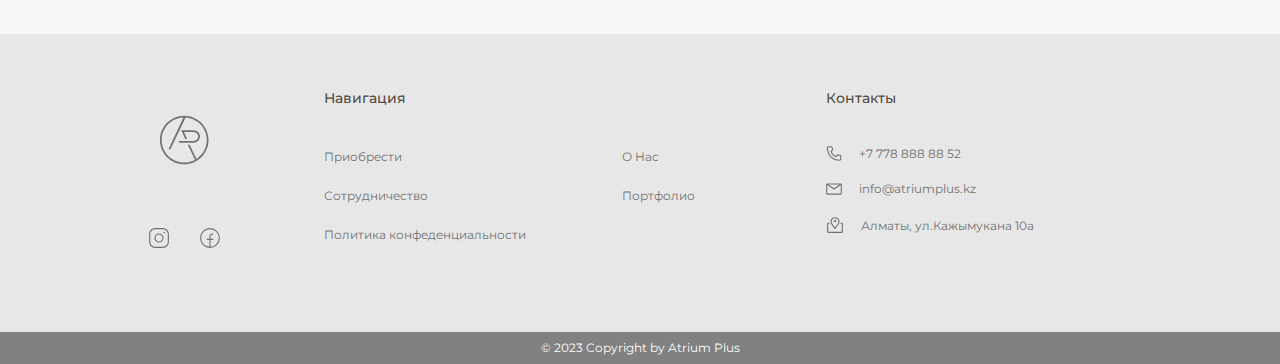
<file: contacts.html>
<!DOCTYPE html>
<html lang="ru" class="docBody">
<head>
    <meta charset="UTF-8">
    <meta name="viewport" content="width=device-width, initial-scale=1.0">
    <link rel="stylesheet" href="https://cdn.jsdelivr.net/npm/swiper@11/swiper-bundle.min.css"/>
    <link rel="stylesheet" href="assets/css/fonts.css">
    <link rel="stylesheet" href="assets/css/contacts-page/main.css">
    <link rel="stylesheet" href="assets/css/contacts-page/media.css">    
    <title>Atrium Plus</title>
</head>
<body>

<section class="main">
    <div class="header">
        <nav class="nav-header-content">
            <ul class="nav-header__left nav-list">
                <li><a href="">о нас</a></li>
                <li><a href="portfolio.html">портфолио</a></li>
                <li><a href="purchase.html">приобрести</a></li>
            </ul>
            <ul class="nav-header__right nav-list">
                <li><a href="index.html"><img src="assets/img/main_page/header-logo.svg" alt="main-logo"></a></li>
                <li><a href="partner.html">сотрудничество</a></li>
                <li><a href="contacts.html">контакты</a></li>
                <div class="menu-burger">
                    <span></span>
                    <span></span>
                    <span></span>
                </div>
            </ul>
        </nav>
    </div>
    <div class="main-content">
        <nav class="main-social-items">
            <ul>
                <li><a  target="_blank" href="https://www.instagram.com/atriumplus.kz/"><img src="assets/img/main_page/instagram.svg" alt="insta"></a></li>
                <li><a target="_blank" href="https://www.facebook.com/profile.php?id=100064196887940"><img src="assets/img/main_page/fb.svg" alt="fb" ></a></li>
            </ul>
        </nav>
        <div class="main-page">
            <div class="main-title-block">
                <h1 class="main-title">контакты</h1>
                <p>Строительная компания Atrium Plus является частью инвестиционного проекта корпорации «TAVROS GROUP» основанной в 2009 году.</p>
                <button class="main-btn showmodalBtn">Связаться с нами</button>
            </div>
            <hr class="main-vertical-line">
            <hr class="main-horizontal-line">
            <div class="main-slider-block">
                <div class="main-slider-control">
                    <div class="main-slider-arrows">
                        <button class="main__slider-btn main-slider-prev">
                            <img src="assets/img/main_page/main_prev-btn.svg" alt="prev">
                        </button>
                        <button class="main__slider-btn main-slider-next">
                            <img src="assets/img/main_page/main_next-btn.svg" alt="next">
                        </button>
                    </div>
                    <div class="main-slider-counter">01/04</div>
                </div>
                <div class="main-slider-list">
                    <div class="main-slider-list-content swiper">
                        <div class="main-slider-wrapper swiper-wrapper">
                            <div class="main-slider-item swiper-slide">
                                <div class="main-slider-item-content">
                                    <div class="main-slider-item-container">
                                        <img src="assets/img/main_page/main-slider/main-slide-2.svg" alt="slider-item">
                                        <p>Жилые комплексы премиум-класса</p>
                                    </div>
                            </div>
                            </div>
                            <div class="main-slider-item swiper-slide">
                                <div class="main-slider-item-content">
                                    <div class="main-slider-item-container">
                                        <img src="assets/img/main_page/main-slider/main-slide-3.svg" alt="slider-item">
                                        <p>Строится 5 ЖК</p>
                                    </div>
                                </div>
                            </div>
                            <div class="main-slider-item swiper-slide">
                                <div class="main-slider-item-content">
                                    <div class="main-slider-item-container">
                                        <img src="assets/img/main_page/main-slider/main-slide-4.svg" alt="slider-item">
                                        <p>Построено 150 000 кв.м</p>
                                    </div>
                                </div>
                            </div>
                            <div class="main-slider-item swiper-slide">
                                <div class="main-slider-item-content">
                                    <div class="main-slider-item-container">
                                        <img src="assets/img/main_page/main-slider/main-slide-1.svg" alt="slider-item">
                                        <p>Более 1500 довольных клиентов</p>
                                    </div>
                                </div>
                            </div>
                        </div>
                    </div>
                </div>
            </div>
            <div class="main-banner"></div>

        </div>
    </div>
</section>

<div class="mobile-menu">
    <div class="mobile-menu-content">
        <li><a href="index.html">Главная</a></li>
        <li><a href="purchase.html">Приобрести</a></li>
        <li><a href="partner.html">Сотрудничество</a></li>
        <li><a href="contacts.html">Контакты</a></li>
        <li><a href="portfolio.html">Портфолио</a></li>
    </div>
    <ul class="footer-contacts-list">
        <li>
            <img src="assets/img/phone-icon.svg" alt="phone">
            <a href="tel:+77788888852" class="contacts-link">+7 778 888 88 52</a>
        </li>
        <li>
            <img src="assets/img/email-icon.svg" alt="phone">
            <a href="mailto:info@atriumplus.kz" class="contacts-link">info@atriumplus.kz</a>
        </li>
        <li>
            <img src="assets/img/geo-icon.svg" alt="phone">
            <a href="https://2gis.kz/almaty/inside/9430047375167308/firm/70000001064356753?m=76.959447%2C43.225299%2F16" class="contacts-link" target="_blank">Алматы, ул.Кажымукана 10а</a>
        </li>
    </ul>
</div>

<section class="maps">
    <div class="maps-container">
        <div class="maps-links">
            <ul>
                <li>
                    <button class="place-link _active" data-tab="tab_1">atrium plus</button>
                </li>
                <li>
                    <button class="place-link" data-tab="tab_2">elite life</button>
                </li>
                <li>
                    <button class="place-link" data-tab="tab_3">elite life 2</button>
                </li>
                <li>
                    <button class="place-link" data-tab="tab_4">luxury park</button>
                </li>
            </ul>
        </div>
    </div>
</section>

<section class="places _active" id="tab_1">
    <div class="places-contacts">
        <span class="caption">центральный офис продаж</span>
        <p class="places-title">Atrium Plus</p>
        <div class="footer-contacts-content">
            <ul class="footer-contacts-list">
                <li>
                    <img src="assets/img/phone-icon.svg" alt="phone">
                    <a href="tel:+77788888852" class="contacts-link">+7 778 888 88 52</a>
                </li>
                <li>
                    <img src="assets/img/email-icon.svg" alt="phone">
                    <a href="mailto:info@atriumplus.kz" class="contacts-link">info@atriumplus.kz</a>
                </li>
                <li>
                    <img src="assets/img/geo-icon.svg" alt="phone">
                    <a href="https://2gis.kz/almaty/inside/9430047375167308/firm/70000001064356753?m=76.959447%2C43.225299%2F16" class="contacts-link" target="_blank">Алматы, ул.Кажымукана 10а</a>
                </li>
            </ul>
        </div>
    </div>
    <div class="ymap" id="ymap-1"></div>
</section>

<section class="places" id="tab_2">
    <div class="places-contacts">
        <span class="caption">центральный офис продаж</span>
        <p class="places-title">Elite Life</p>
        <div class="footer-contacts-content">
            <ul class="footer-contacts-list">
                <li>
                    <img src="assets/img/phone-icon.svg" alt="phone">
                    <a href="tel:+77788888852" class="contacts-link">+7 778 888 88 52</a>
                </li>
                <li>
                    <img src="assets/img/email-icon.svg" alt="phone">
                    <a href="mailto:info@atriumplus.kz" class="contacts-link">info@atriumplus.kz</a>
                </li>
                <li>
                    <img src="assets/img/geo-icon.svg" alt="phone">
                    <a href="https://2gis.kz/almaty/inside/9430047375167308/firm/70000001064356753?m=76.959447%2C43.225299%2F16" class="contacts-link" target="_blank">Алматы, ул.Тайманова 151/1</a>
                </li>
            </ul>
        </div>
    </div>
    <div class="ymap" id="ymap-2"></div>
</section>

<section class="places" id="tab_3">
    <div class="places-contacts">
        <span class="caption">центральный офис продаж</span>
        <p class="places-title">Elite Life 2</p>
        <div class="footer-contacts-content">
            <ul class="footer-contacts-list">
                <li>
                    <img src="assets/img/phone-icon.svg" alt="phone">
                    <a href="tel:+77788888852" class="contacts-link">+7 778 888 88 52</a>
                </li>
                <li>
                    <img src="assets/img/email-icon.svg" alt="phone">
                    <a href="mailto:info@atriumplus.kz" class="contacts-link">info@atriumplus.kz</a>
                </li>
                <li>
                    <img src="assets/img/geo-icon.svg" alt="phone">
                    <a href="https://2gis.kz/almaty/inside/9430047375167308/firm/70000001064356753?m=76.959447%2C43.225299%2F16" class="contacts-link" target="_blank">Алматы, ул.Тайманова 151/1</a>
                </li>
            </ul>
        </div>
    </div>
    <div class="ymap" id="ymap-3"></div>
</section>

<section class="places" id="tab_4">
    <div class="places-contacts">
        <span class="caption">центральный офис продаж</span>
        <p class="places-title">luxury park</p>
        <div class="footer-contacts-content">
            <ul class="footer-contacts-list">
                <li>
                    <img src="assets/img/phone-icon.svg" alt="phone">
                    <a href="tel:+77788888852" class="contacts-link">+7 778 888 88 52</a>
                </li>
                <li>
                    <img src="assets/img/email-icon.svg" alt="phone">
                    <a href="mailto:info@atriumplus.kz" class="contacts-link">info@atriumplus.kz</a>
                </li>
                <li>
                    <img src="assets/img/geo-icon.svg" alt="phone">
                    <a href="https://2gis.kz/almaty/inside/9430047375167308/firm/70000001064356753?m=76.959447%2C43.225299%2F16" class="contacts-link" target="_blank">Алматы, ул.Тайманова 224Б</a>
                </li>
            </ul>
        </div>
    </div>
    <div class="ymap" id="ymap-4"></div>

</section>


<footer class="footer">
    <div class="footer-menu">
        <div class="footer-logo-block">
            <img src="assets/img/footer-logo.svg" alt="footer-logo">
            <div class="footer-social">
                <a href="https://www.instagram.com/atriumplus.kz/" target="_blank">
                    <img src="assets/img/footer-insta.svg" alt="insta">
                </a>
                <a href="https://www.facebook.com/profile.php?id=100064196887940" target="_blank">
                    <img src="assets/img/footer-fb.svg" alt="fb">
                </a>
            </div>
        </div>
        <div class="footer-nav">
            <p class="footer-nav-title">Навигация</p>
            <div class="footer-nav-content">
                <ul>
                    <li>
                        <a href="">Приобрести</a>
                    </li>
                    <li>
                        <a href="">Сотрудничество</a>
                    </li>
                    <li>
                        <a href="">Политика конфеденциальности</a>
                    </li>
                </ul>
                <ul>
                    <li>
                        <a href="">О Нас</a>
                    </li>
                    <li>
                        <a href="">Портфолио</a>
                    </li>
                </ul>
            </div>
        </div>
        <div class="footer-contacts">
            <p class="footer-nav-title">Контакты</p>
            <div class="footer-contacts-content">
                <ul class="footer-contacts-list">
                    <li>
                        <img src="assets/img/phone-icon.svg" alt="phone">
                        <a href="tel:+77788888852" class="contacts-link">+7 778 888 88 52</a>
                    </li>
                    <li>
                        <img src="assets/img/email-icon.svg" alt="phone">
                        <a href="mailto:info@atriumplus.kz" class="contacts-link">info@atriumplus.kz</a>
                    </li>
                    <li>
                        <img src="assets/img/geo-icon.svg" alt="phone">
                        <a href="https://2gis.kz/almaty/inside/9430047375167308/firm/70000001064356753?m=76.959447%2C43.225299%2F16" class="contacts-link" target="_blank">Алматы, ул.Кажымукана 10а</a>
                    </li>
                </ul>
            </div>
        </div>
    </div>
    <div class="footer-copyright">
        <p>© 2023 Copyright by Atrium Plus</p>
    </div>
</footer>

<div class="modal-overlay">
    <div class="modal-content">
        <form action="" class="send-contacts">
            <p class="card-title modal-form-title">Оставьте заявку.<br>Мы вам перезвоним!</p>
            <div class="form-content">
                <input type="text" placeholder="ваше фио" required>
                <input type="phone" placeholder="номер телефона" required>
                <button type="submit" class="form-submit">отправить</button>
            </div>
        </form>
        <div class="close-btn">
            <svg viewBox="0 0 15 15" fill="none" xmlns="http://www.w3.org/2000/svg" width="16" height="16"><path d="M11.7816 4.03157C12.0062 3.80702 12.0062 3.44295 11.7816 3.2184C11.5571 2.99385 11.193 2.99385 10.9685 3.2184L7.50005 6.68682L4.03164 3.2184C3.80708 2.99385 3.44301 2.99385 3.21846 3.2184C2.99391 3.44295 2.99391 3.80702 3.21846 4.03157L6.68688 7.49999L3.21846 10.9684C2.99391 11.193 2.99391 11.557 3.21846 11.7816C3.44301 12.0061 3.80708 12.0061 4.03164 11.7816L7.50005 8.31316L10.9685 11.7816C11.193 12.0061 11.5571 12.0061 11.7816 11.7816C12.0062 11.557 12.0062 11.193 11.7816 10.9684L8.31322 7.49999L11.7816 4.03157Z" fill="currentColor" fill-rule="evenodd" clip-rule="evenodd"></path></svg>
        </div>
    </div>
</div>
  
  

<script src="https://cdn.jsdelivr.net/npm/swiper@11/swiper-bundle.min.js"></script>
<script src="https://api-maps.yandex.ru/v3/?apikey=b082c010-7ac0-430f-97b0-7483fb9bc139&lang=ru_RU"></script>
<script src="assets/js/main.js"></script>
<script src="assets/js/contacts-page/contacts-main.js"></script>
<script src="assets/js/contacts-page/slider.js"></script>
<script src="assets/js/contacts-page/map-tabs.js"></script>
</body>
</html>
</file>
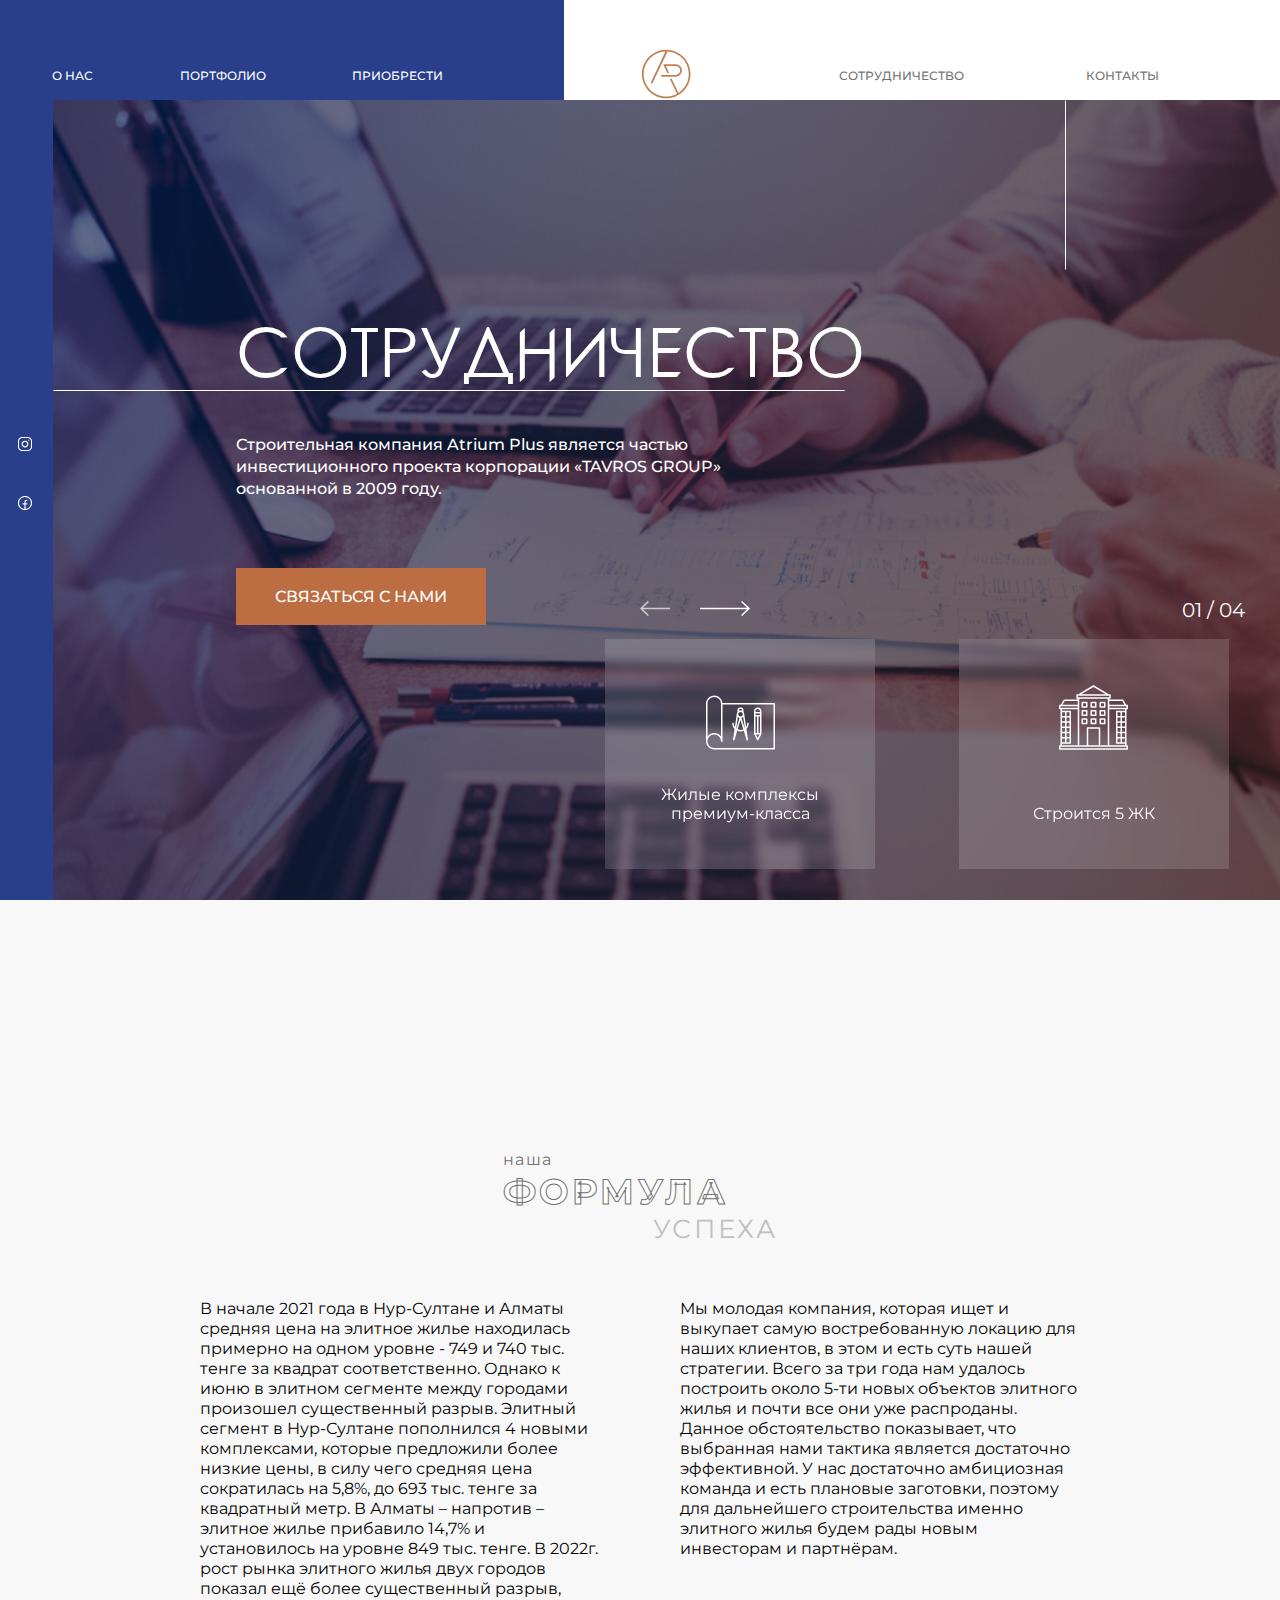
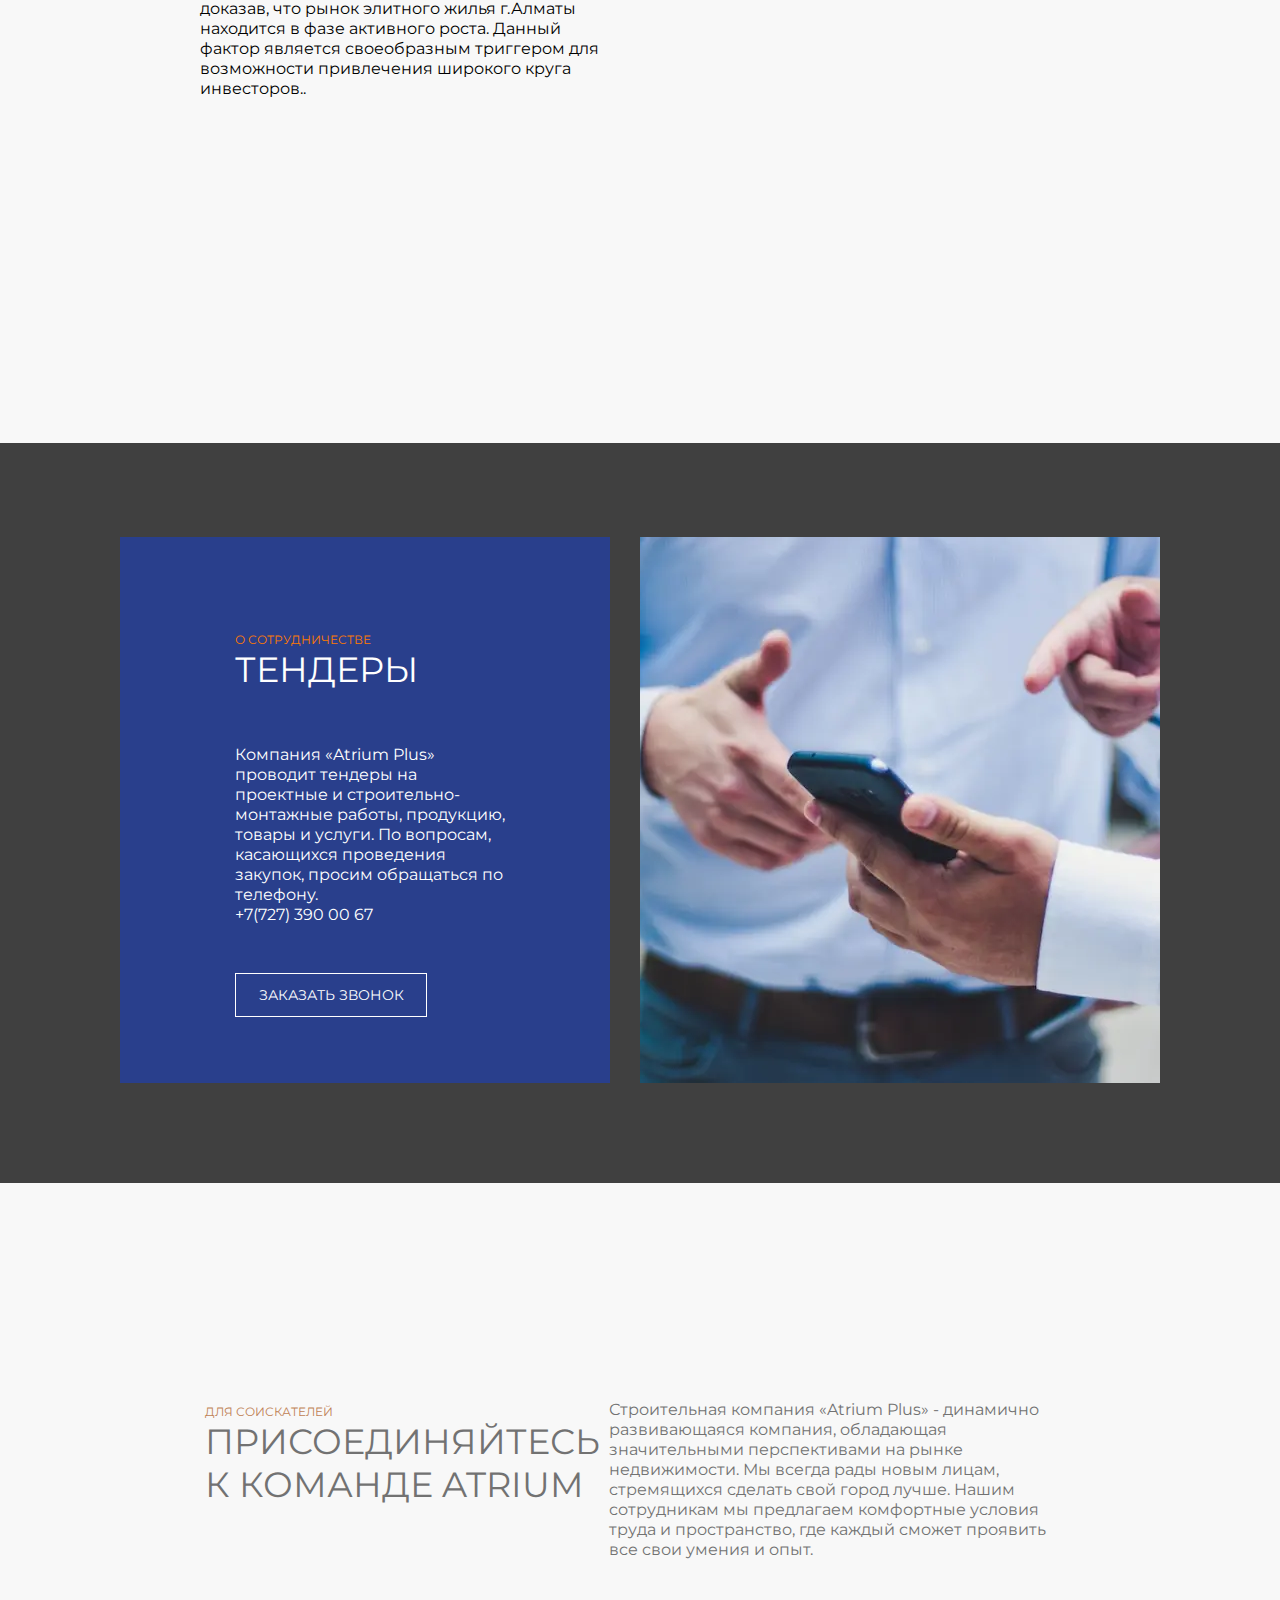
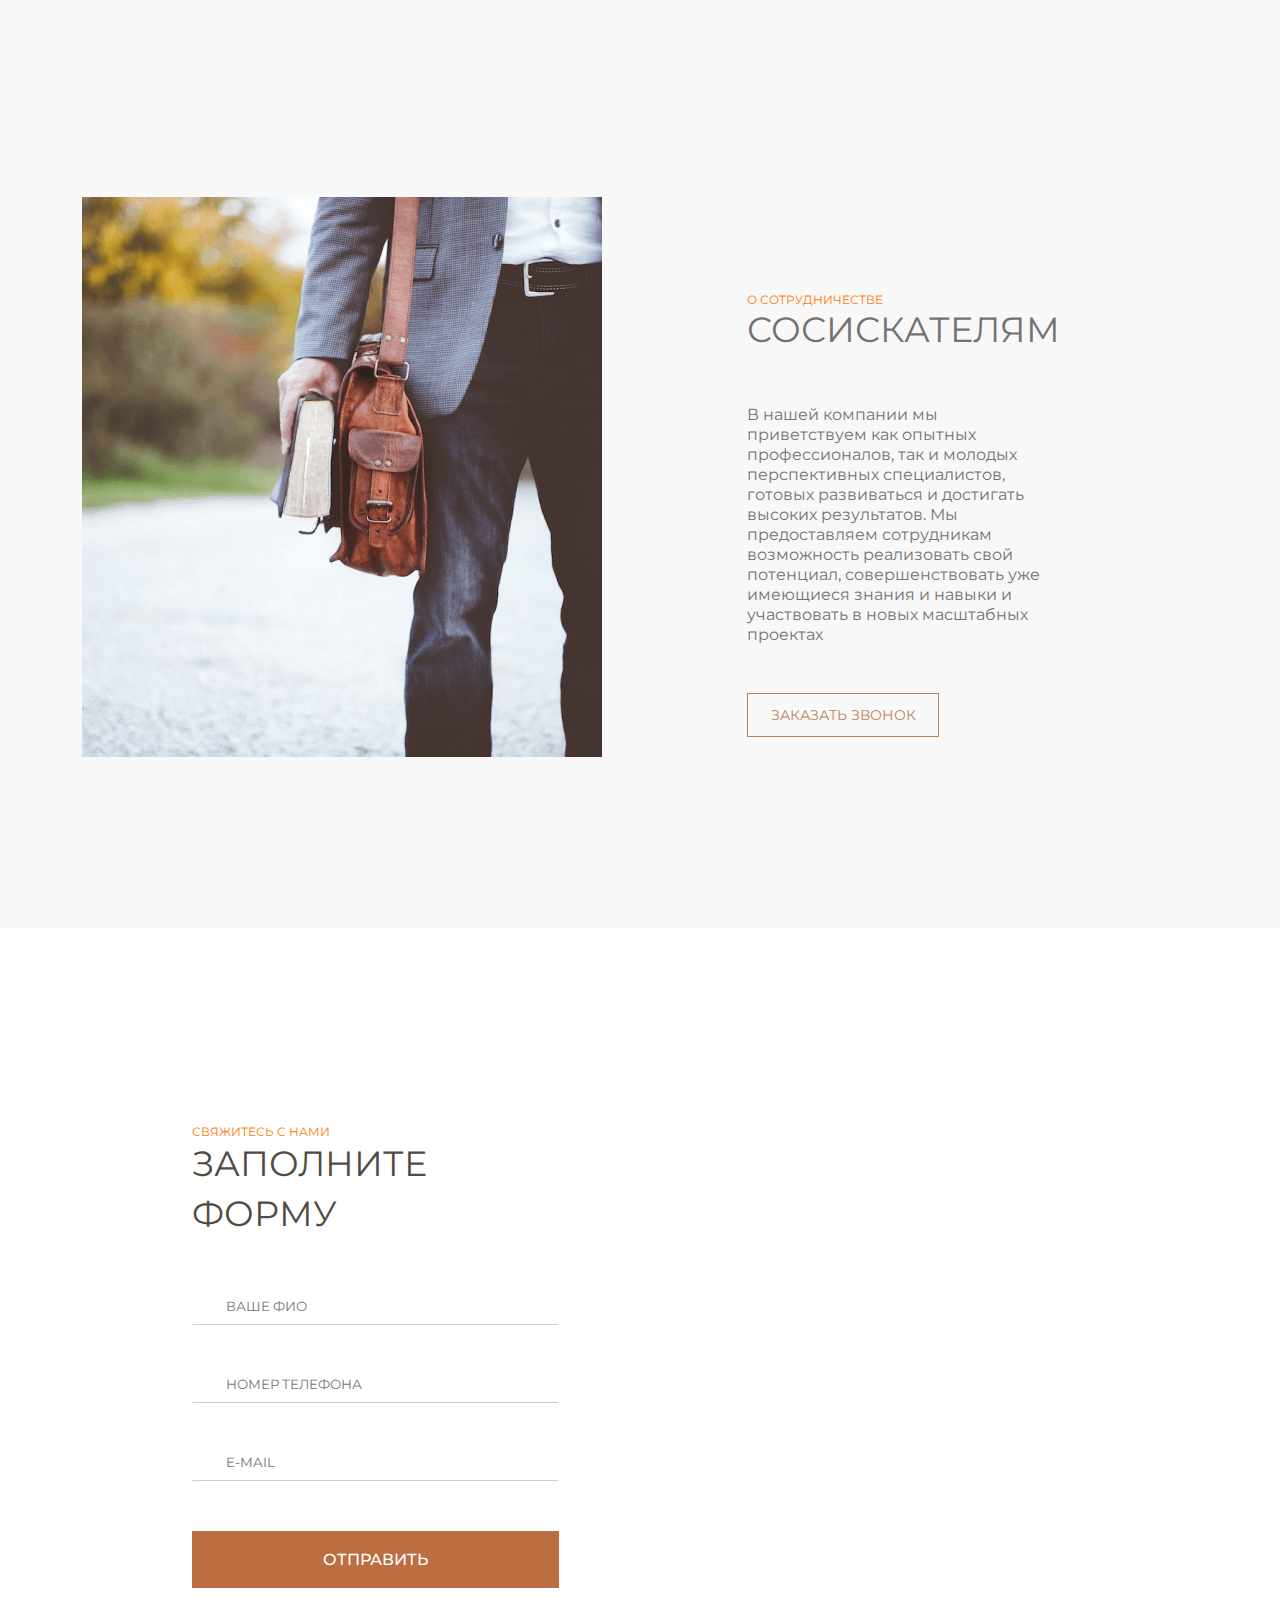
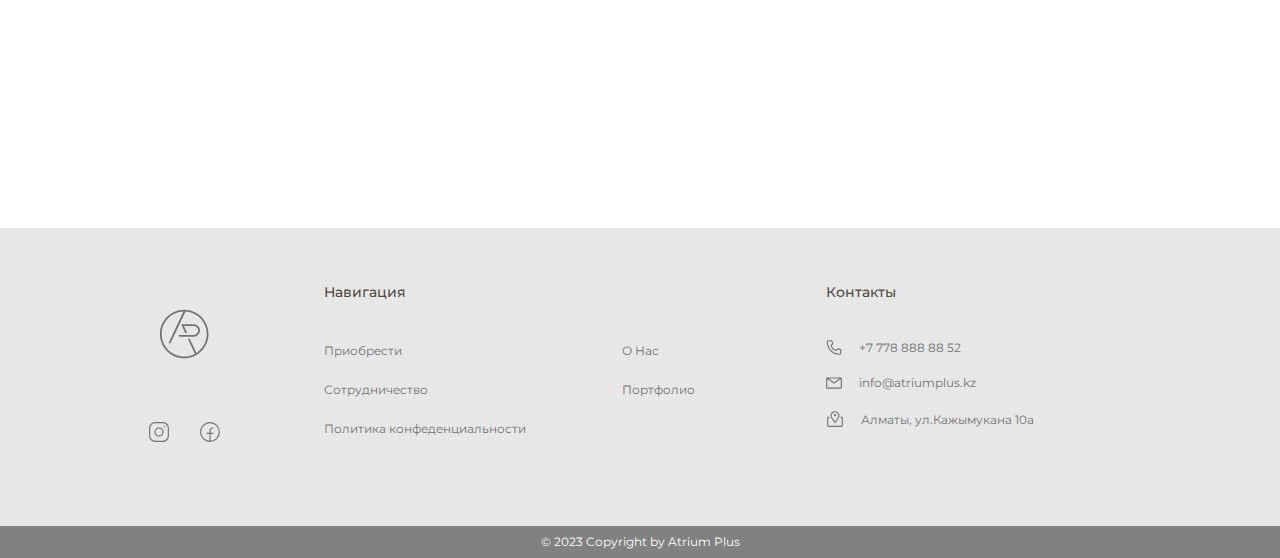
<file: partner.html>
<!DOCTYPE html>
<html lang="ru" class="docbody">
<head>
    <meta charset="UTF-8">
    <meta name="viewport" content="width=device-width, initial-scale=1.0">
    <link rel="stylesheet" href="https://cdn.jsdelivr.net/npm/swiper@11/swiper-bundle.min.css"/>
    <link rel="stylesheet" href="assets/css/fonts.css">
    <link rel="stylesheet" href="assets/css/partners/partners-main.css">
    <link rel="stylesheet" href="assets/css/partners/partners-media.css">    
    <title>Atrium Plus</title>
</head>
<body>

<section class="main">
    <div class="header">
        <nav class="nav-header-content">
            <ul class="nav-header__left nav-list">
                <li><a href="">о нас</a></li>
                <li><a href="portfolio.html">портфолио</a></li>
                <li><a href="purchase.html">приобрести</a></li>
            </ul>
            <ul class="nav-header__right nav-list">
                <li><a href="index.html"><img src="assets/img/main_page/header-logo.svg" alt="main-logo"></a></li>
                <li><a href="partner.html">сотрудничество</a></li>
                <li><a href="contacts.html">контакты</a></li>
                <div class="menu-burger">
                    <span></span>
                    <span></span>
                    <span></span>
                </div>
            </ul>
        </nav>
    </div>
    <div class="main-content">
        <nav class="main-social-items">
            <ul>
                <li><a  target="_blank" href="https://www.instagram.com/atriumplus.kz/"><img src="assets/img/main_page/instagram.svg" alt="insta"></a></li>
                <li><a target="_blank" href="https://www.facebook.com/profile.php?id=100064196887940"><img src="assets/img/main_page/fb.svg" alt="fb" ></a></li>
            </ul>
        </nav>
        <div class="main-page">
            <div class="main-title-block">
                <h1 class="main-title">СОТРУДНИЧЕСТВО</h1>
                <p>Строительная компания Atrium Plus является частью инвестиционного проекта корпорации «TAVROS GROUP» основанной в 2009 году.</p>
                <button class="main-btn showmodalBtn">Связаться с нами</button>
            </div>
            <hr class="main-vertical-line">
            <hr class="main-horizontal-line">
            <div class="main-slider-block">
                <div class="main-slider-control">
                    <div class="main-slider-arrows">
                        <button class="main__slider-btn main-slider-prev">
                            <img src="assets/img/main_page/main_prev-btn.svg" alt="prev">
                        </button>
                        <button class="main__slider-btn main-slider-next">
                            <img src="assets/img/main_page/main_next-btn.svg" alt="next">
                        </button>
                    </div>
                    <div class="main-slider-counter">01/04</div>
                </div>
                <div class="main-slider-list">
                    <div class="main-slider-list-content swiper">
                        <div class="main-slider-wrapper swiper-wrapper">
                            <div class="main-slider-item swiper-slide">
                                <div class="main-slider-item-content">
                                    <div class="main-slider-item-container">
                                        <img src="assets/img/main_page/main-slider/main-slide-2.svg" alt="slider-item">
                                        <p>Жилые комплексы премиум-класса</p>
                                    </div>
                            </div>
                            </div>
                            <div class="main-slider-item swiper-slide">
                                <div class="main-slider-item-content">
                                    <div class="main-slider-item-container">
                                        <img src="assets/img/main_page/main-slider/main-slide-3.svg" alt="slider-item">
                                        <p>Строится 5 ЖК</p>
                                    </div>
                                </div>
                            </div>
                            <div class="main-slider-item swiper-slide">
                                <div class="main-slider-item-content">
                                    <div class="main-slider-item-container">
                                        <img src="assets/img/main_page/main-slider/main-slide-4.svg" alt="slider-item">
                                        <p>Построено 150 000 кв.м</p>
                                    </div>
                                </div>
                            </div>
                            <div class="main-slider-item swiper-slide">
                                <div class="main-slider-item-content">
                                    <div class="main-slider-item-container">
                                        <img src="assets/img/main_page/main-slider/main-slide-1.svg" alt="slider-item">
                                        <p>Более 1500 довольных клиентов</p>
                                    </div>
                                </div>
                            </div>
                        </div>
                    </div>
                </div>
            </div>
            <div class="main-banner"></div>

        </div>
    </div>
</section>

<div class="mobile-menu">
    <div class="mobile-menu-content">
        <li><a href="index.html">Главная</a></li>
        <li><a href="purchase.html">Приобрести</a></li>
        <li><a href="partner.html">Сотрудничество</a></li>
        <li><a href="contacts.html">Контакты</a></li>
        <li><a href="portfolio.html">Портфолио</a></li>
    </div>
    <ul class="footer-contacts-list">
        <li>
            <img src="assets/img/phone-icon.svg" alt="phone">
            <a href="tel:+77788888852" class="contacts-link">+7 778 888 88 52</a>
        </li>
        <li>
            <img src="assets/img/email-icon.svg" alt="phone">
            <a href="mailto:info@atriumplus.kz" class="contacts-link">info@atriumplus.kz</a>
        </li>
        <li>
            <img src="assets/img/geo-icon.svg" alt="phone">
            <a href="https://2gis.kz/almaty/inside/9430047375167308/firm/70000001064356753?m=76.959447%2C43.225299%2F16" class="contacts-link" target="_blank">Алматы, ул.Кажымукана 10а</a>
        </li>
    </ul>
</div>

<section class="partner">
    <div class="partner-header-block">
        <p class="partners-title-first">
            наша
        </p>
        <p class="partners-title-second">
            формула
        </p>
        <p class="partners-title-third">
            успеха
        </p>
    </div>
    <div class="partner-text-block">
        <p class="partner-text-left">
            В начале 2021 года в Нур-Султане и Алматы средняя цена на элитное жилье находилась примерно на одном уровне - 749 и 740 тыс. тенге за квадрат соответственно. Однако к июню в элитном сегменте между городами произошел существенный разрыв. Элитный сегмент в Нур-Султане пополнился 4 новыми комплексами, которые предложили более низкие цены, в силу чего средняя цена сократилась на 5,8%, до 693 тыс. тенге за квадратный метр. В Алматы – напротив – элитное жилье прибавило 14,7% и установилось на уровне 849 тыс. тенге. В 2022г. рост рынка элитного жилья двух городов показал ещё более существенный разрыв, доказав, что рынок элитного жилья г.Алматы находится в фазе активного роста. Данный фактор является своеобразным триггером для возможности привлечения широкого круга инвесторов..
        </p>
        <p class="partner-text-right">
            Мы молодая компания, которая ищет и выкупает самую востребованную локацию для наших клиентов, в этом и есть суть нашей стратегии. Всего за три года нам удалось построить около 5-ти новых объектов элитного жилья и почти все они уже распроданы. Данное обстоятельство показывает, что выбранная нами тактика является достаточно эффективной. У нас достаточно амбициозная команда и есть плановые заготовки, поэтому для дальнейшего строительства именно элитного жилья будем рады новым инвесторам и партнёрам.
        </p>
    </div>
</section>

<section class="tenders">
    <div class="tenders-text-block">
        <span class="caption">о сотрудничестве</span>
        <p class="tenders-title">
            тендеры
        </p>
        <p class="tenders-text">Компания «Atrium Plus» проводит тендеры на проектные и строительно-монтажные работы, продукцию, товары и услуги. По вопросам, касающихся проведения закупок, просим обращаться по телефону.
            <br><a href="tel:+77273900067">+7(727) 390 00 67</a>
        </p>
        <button class="contact-btn">заказать звонок</button>
    </div>
    <img src="assets/img/partners_page/tenders-img.webp" alt="tenders-img" class="tenders-img-block">
</section>

<section class="partners-text-block">
    <div>
        <span class="caption main_caption">для соискателей</span>
        <p class="partners-text-title">Присоединяйтесь к команде atrium</p>
    </div>
    <p class="parters-text-body">
        Строительная компания «Atrium Plus» - динамично развивающаяся компания, обладающая значительными перспективами на рынке недвижимости. Мы всегда рады новым лицам, стремящихся сделать свой город лучше. Нашим сотрудникам мы предлагаем комфортные условия труда и пространство, где каждый сможет проявить все свои умения и опыт.
    </p>
</section>

<section class="partners-main-content">
    <div class="partners-text-body-block">
        <span class="caption">о сотрудничестве</span>
        <p class="partners-text-block-title">сосискателям</p>
        <p class="partners-text-body-content">
            В нашей компании мы приветствуем как опытных профессионалов, так и молодых перспективных специалистов, готовых развиваться и достигать высоких результатов. Мы предоставляем сотрудникам возможность реализовать свой потенциал, совершенствовать уже имеющиеся знания и навыки и участвовать в новых масштабных проектах
        </p>
        <button class="partners-main-btn">
            заказать звонок
        </button>
    </div>
    <img src="assets/img/partners_page/image2.png" alt="img">
</section>

<section class="contacts">
    <div class="contacts-content">
        <form action="" class="send-contacts">
            <span class="caption">Свяжитесь с нами</span>
            <p class="card-title">Заполните форму</p>
            <div class="form-content">
                <input type="text" placeholder="ваше фио" required>
                <input type="phone" placeholder="номер телефона" required>
                <input type="email" placeholder="e-mail" >
                <button type="submit" class="form-submit">отправить</button>
            </div>
        </form>
        <div class="map-content" id="map">
            <iframe src="https://yandex.ru/map-widget/v1/?um=constructor%3Aa390e5abd4a336ac66319ecde706e4131350317e3d8c2d903818d1c09e79430a&amp;source=constructor" width="100%" height="400" frameborder="0"></iframe>
        </div>
    </div>
</section>

<footer class="footer">
    <div class="footer-menu">
        <div class="footer-logo-block">
            <img src="assets/img/footer-logo.svg" alt="footer-logo">
            <div class="footer-social">
                <a href="https://www.instagram.com/atriumplus.kz/" target="_blank">
                    <img src="assets/img/footer-insta.svg" alt="insta">
                </a>
                <a href="https://www.facebook.com/profile.php?id=100064196887940" target="_blank">
                    <img src="assets/img/footer-fb.svg" alt="fb">
                </a>
            </div>
        </div>
        <div class="footer-nav">
            <p class="footer-nav-title">Навигация</p>
            <div class="footer-nav-content">
                <ul>
                    <li>
                        <a href="">Приобрести</a>
                    </li>
                    <li>
                        <a href="">Сотрудничество</a>
                    </li>
                    <li>
                        <a href="">Политика конфеденциальности</a>
                    </li>
                </ul>
                <ul>
                    <li>
                        <a href="">О Нас</a>
                    </li>
                    <li>
                        <a href="">Портфолио</a>
                    </li>
                </ul>
            </div>
        </div>
        <div class="footer-contacts">
            <p class="footer-nav-title">Контакты</p>
            <div class="footer-contacts-content">
                <ul class="footer-contacts-list">
                    <li>
                        <img src="assets/img/phone-icon.svg" alt="phone">
                        <a href="tel:+77788888852" class="contacts-link">+7 778 888 88 52</a>
                    </li>
                    <li>
                        <img src="assets/img/email-icon.svg" alt="phone">
                        <a href="mailto:info@atriumplus.kz" class="contacts-link">info@atriumplus.kz</a>
                    </li>
                    <li>
                        <img src="assets/img/geo-icon.svg" alt="phone">
                        <a href="https://2gis.kz/almaty/inside/9430047375167308/firm/70000001064356753?m=76.959447%2C43.225299%2F16" class="contacts-link" target="_blank">Алматы, ул.Кажымукана 10а</a>
                    </li>
                </ul>
            </div>
        </div>
    </div>
    <div class="footer-copyright">
        <p>© 2023 Copyright by Atrium Plus</p>
    </div>
</footer>

<div class="modal-overlay">
    <div class="modal-content">
        <form action="" class="send-contacts">
            <p class="card-title modal-form-title">Оставьте заявку.<br>Мы вам перезвоним!</p>
            <div class="form-content">
                <input type="text" placeholder="ваше фио" required>
                <input type="phone" placeholder="номер телефона" required>
                <button type="submit" class="form-submit">отправить</button>
            </div>
        </form>
        <div class="close-btn">
            <svg viewBox="0 0 15 15" fill="none" xmlns="http://www.w3.org/2000/svg" width="16" height="16"><path d="M11.7816 4.03157C12.0062 3.80702 12.0062 3.44295 11.7816 3.2184C11.5571 2.99385 11.193 2.99385 10.9685 3.2184L7.50005 6.68682L4.03164 3.2184C3.80708 2.99385 3.44301 2.99385 3.21846 3.2184C2.99391 3.44295 2.99391 3.80702 3.21846 4.03157L6.68688 7.49999L3.21846 10.9684C2.99391 11.193 2.99391 11.557 3.21846 11.7816C3.44301 12.0061 3.80708 12.0061 4.03164 11.7816L7.50005 8.31316L10.9685 11.7816C11.193 12.0061 11.5571 12.0061 11.7816 11.7816C12.0062 11.557 12.0062 11.193 11.7816 10.9684L8.31322 7.49999L11.7816 4.03157Z" fill="currentColor" fill-rule="evenodd" clip-rule="evenodd"></path></svg>
        </div>
    </div>
</div>

  

<script src="https://cdn.jsdelivr.net/npm/swiper@11/swiper-bundle.min.js"></script>
<script src="https://api-maps.yandex.ru/2.1?apikey=b082c010-7ac0-430f-97b0-7483fb9bc139&lang=ru_RU"></script>


<script src="assets/js/main-slider.js"></script>
<script src="assets/js/map.js"></script>
<script src="assets/js/main.js"></script>
</body>
</html>
</file>
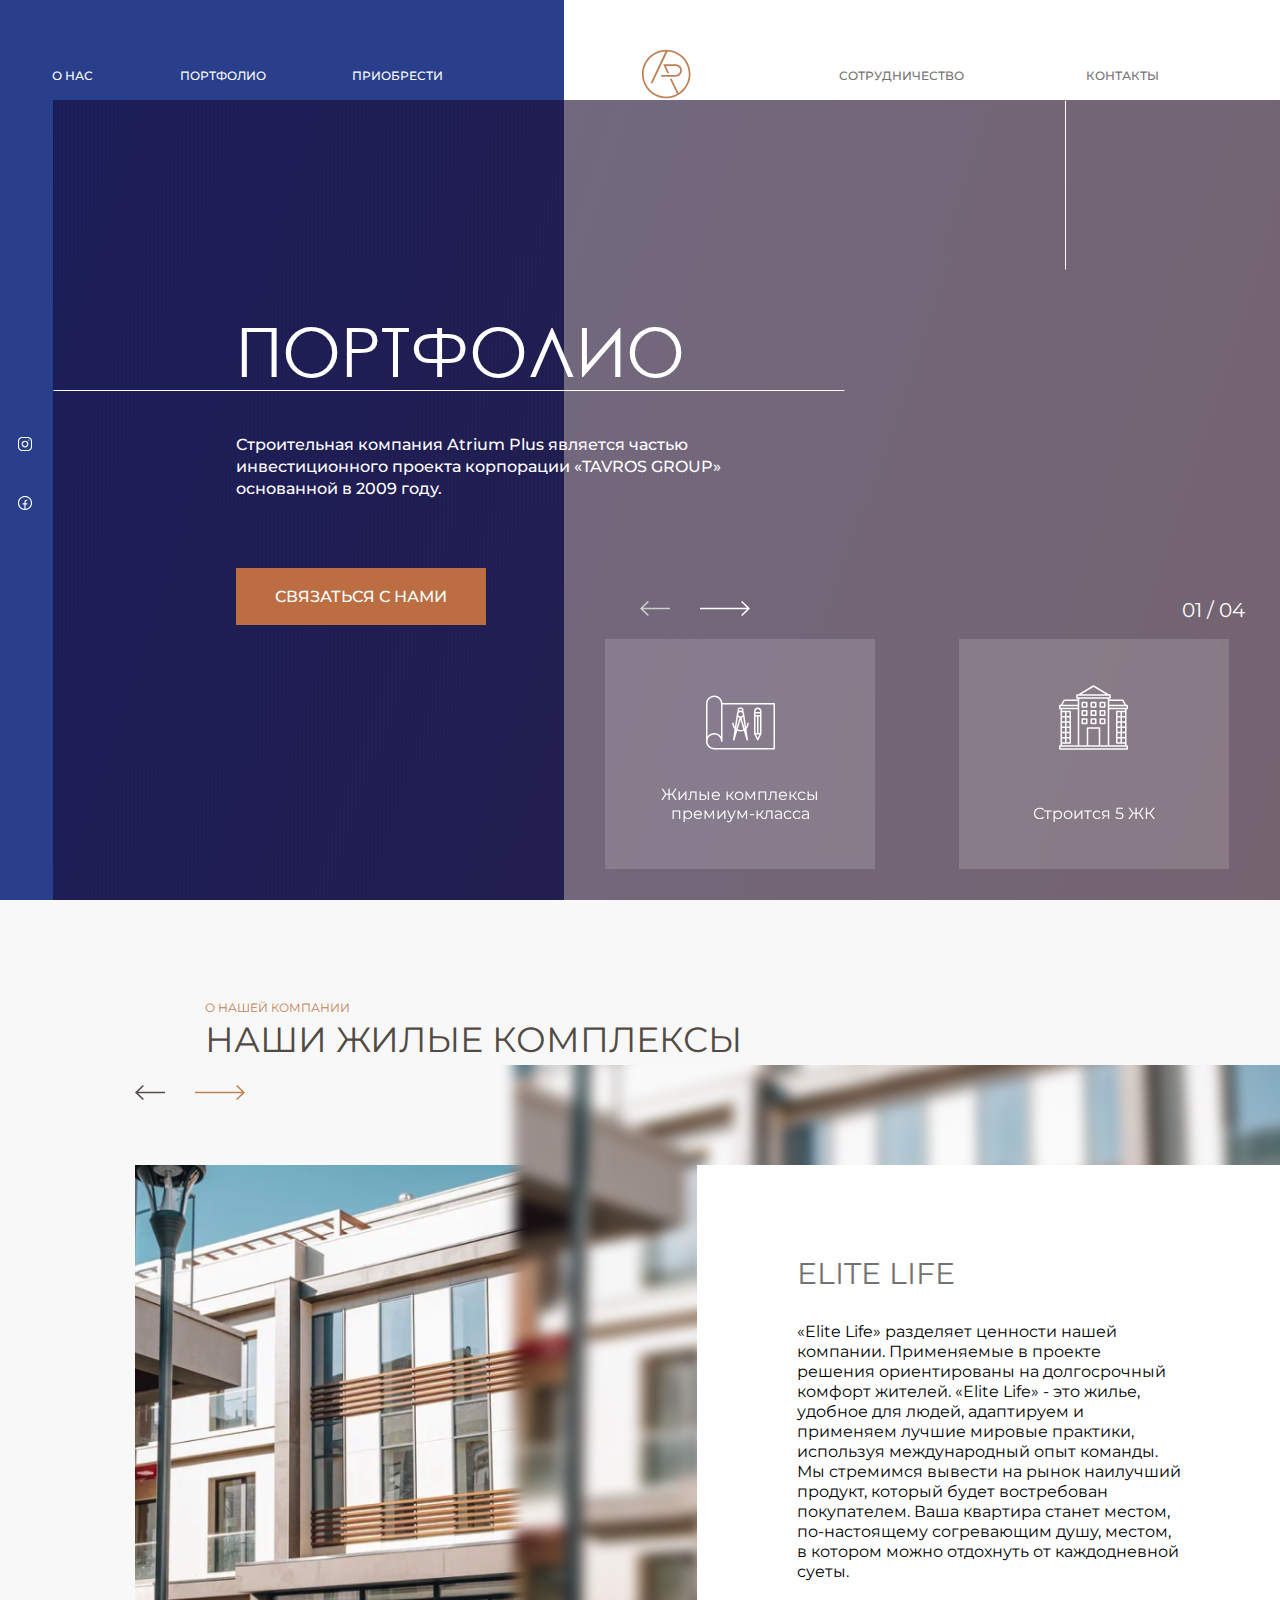
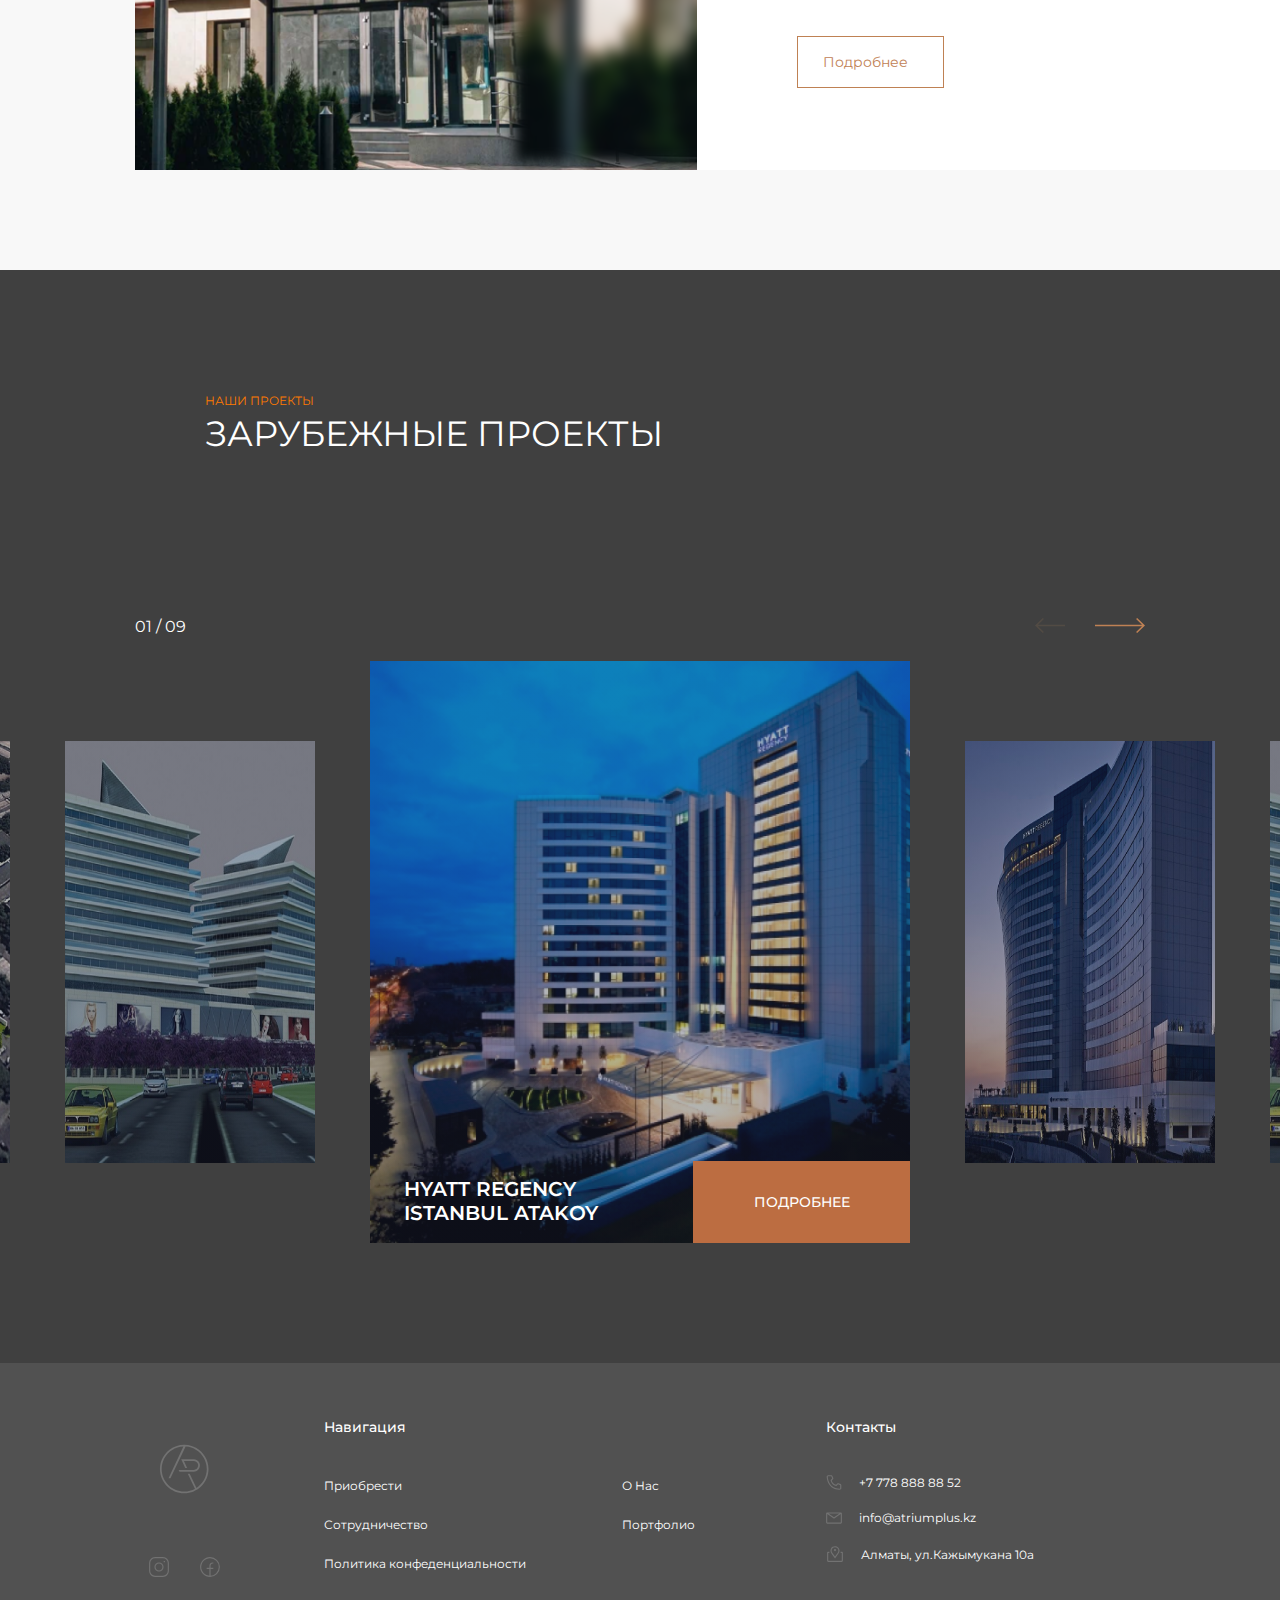
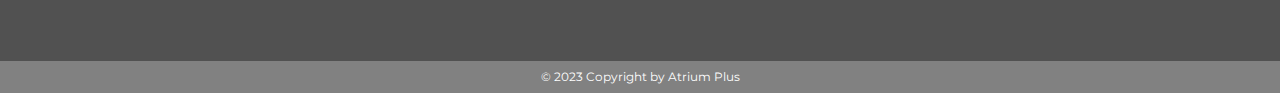
<file: portfolio.html>
<!DOCTYPE html>
<html lang="ru" class="docbody">
<head>
    <meta charset="UTF-8">
    <meta name="viewport" content="width=device-width, initial-scale=1.0">
    <link rel="stylesheet" href="https://cdn.jsdelivr.net/npm/swiper@11/swiper-bundle.min.css"/>
    <link rel="stylesheet" href="assets/css/fonts.css">
    <link rel="stylesheet" href="assets/css/portfolio/portfolio-main.css">
    <link rel="stylesheet" href="assets/css/portfolio/media.css">    
    <title>Atrium Plus</title>
</head>
<body>

<section class="main">
    <div class="header">
        <nav class="nav-header-content">
            <ul class="nav-header__left nav-list">
                <li><a href="">о нас</a></li>
                <li><a href="portfolio.html">портфолио</a></li>
                <li><a href="purchase.html">приобрести</a></li>
            </ul>
            <ul class="nav-header__right nav-list">
                <li><a href="index.html"><img src="assets/img/main_page/header-logo.svg" alt="main-logo"></a></li>
                <li><a href="partner.html">сотрудничество</a></li>
                <li><a href="contacts.html">контакты</a></li>
                <div class="menu-burger">
                    <span></span>
                    <span></span>
                    <span></span>
                </div>
            </ul>
        </nav>
    </div>
    <div class="main-content">
        <nav class="main-social-items">
            <ul>
                <li><a  target="_blank" href="https://www.instagram.com/atriumplus.kz/"><img src="assets/img/main_page/instagram.svg" alt="insta"></a></li>
                <li><a target="_blank" href="https://www.facebook.com/profile.php?id=100064196887940"><img src="assets/img/main_page/fb.svg" alt="fb" ></a></li>
            </ul>
        </nav>
        <div class="main-page">
            <div class="main-title-block">
                <h1 class="main-title">Портфолио</h1>
                <p>Строительная компания Atrium Plus является частью инвестиционного проекта корпорации «TAVROS GROUP» основанной в 2009 году.</p>
                <button class="main-btn showmodalBtn">Связаться с нами</button>
            </div>
            <hr class="main-vertical-line">
            <hr class="main-horizontal-line">
            <div class="main-slider-block">
                <div class="main-slider-control">
                    <div class="main-slider-arrows">
                        <button class="main__slider-btn main-slider-prev">
                            <img src="assets/img/main_page/main_prev-btn.svg" alt="prev">
                        </button>
                        <button class="main__slider-btn main-slider-next">
                            <img src="assets/img/main_page/main_next-btn.svg" alt="next">
                        </button>
                    </div>
                    <div class="main-slider-counter">01/04</div>
                </div>
                <div class="main-slider-list">
                    <div class="main-slider-list-content swiper">
                        <div class="main-slider-wrapper swiper-wrapper">
                            <div class="main-slider-item swiper-slide">
                                <div class="main-slider-item-content">
                                    <div class="main-slider-item-container">
                                        <img src="assets/img/main_page/main-slider/main-slide-2.svg" alt="slider-item">
                                        <p>Жилые комплексы премиум-класса</p>
                                    </div>
                            </div>
                            </div>
                            <div class="main-slider-item swiper-slide">
                                <div class="main-slider-item-content">
                                    <div class="main-slider-item-container">
                                        <img src="assets/img/main_page/main-slider/main-slide-3.svg" alt="slider-item">
                                        <p>Строится 5 ЖК</p>
                                    </div>
                                </div>
                            </div>
                            <div class="main-slider-item swiper-slide">
                                <div class="main-slider-item-content">
                                    <div class="main-slider-item-container">
                                        <img src="assets/img/main_page/main-slider/main-slide-4.svg" alt="slider-item">
                                        <p>Построено 150 000 кв.м</p>
                                    </div>
                                </div>
                            </div>
                            <div class="main-slider-item swiper-slide">
                                <div class="main-slider-item-content">
                                    <div class="main-slider-item-container">
                                        <img src="assets/img/main_page/main-slider/main-slide-1.svg" alt="slider-item">
                                        <p>Более 1500 довольных клиентов</p>
                                    </div>
                                </div>
                            </div>
                        </div>
                    </div>
                </div>
            </div>
            <div class="main-banner"></div>

        </div>
    </div>
</section>

<div class="mobile-menu">
    <div class="mobile-menu-content">
        <li><a href="index.html">Главная</a></li>
        <li><a href="purchase.html">Приобрести</a></li>
        <li><a href="partner.html">Сотрудничество</a></li>
        <li><a href="contacts.html">Контакты</a></li>
        <li><a href="portfolio.html">Портфолио</a></li>
    </div>
    <ul class="footer-contacts-list">
        <li>
            <img src="assets/img/phone-icon.svg" alt="phone">
            <a href="tel:+77788888852" class="contacts-link">+7 778 888 88 52</a>
        </li>
        <li>
            <img src="assets/img/email-icon.svg" alt="phone">
            <a href="mailto:info@atriumplus.kz" class="contacts-link">info@atriumplus.kz</a>
        </li>
        <li>
            <img src="assets/img/geo-icon.svg" alt="phone">
            <a href="https://2gis.kz/almaty/inside/9430047375167308/firm/70000001064356753?m=76.959447%2C43.225299%2F16" class="contacts-link" target="_blank">Алматы, ул.Кажымукана 10а</a>
        </li>
    </ul>
</div>

<section class="zhk">
    <div class="zhk-header">
        <span class="caption">о нашей компании</span>
        <p class="card-title">наши жилые комплексы</p>
    </div>
    <div class="zhk-slider-body">
        <div class="zhk-slider-content swiper">
            <div class="zhk-slider-wrapper swiper-wrapper">
                <div class="zhk-slider-item swiper-slide">
                    <div class="zhk-slider-item-block">
                        <div class="zhk-slider-img slide-1-img"></div>
                        <div class="zhk-slider-text">
                            <p class="zhk-slider-text-title">ELITE LIFE</p>
                            <p class="zhk-slider-text-content">
                                «Elite Life» разделяет ценности нашей компании. Применяемые в проекте решения ориентированы на долгосрочный комфорт жителей. «Elite Life» - это жилье, удобное для людей, адаптируем и применяем лучшие мировые практики, используя международный опыт команды. Мы стремимся вывести на рынок наилучший продукт, который будет востребован покупателем. Ваша квартира станет местом, по-настоящему согревающим душу, местом, в котором можно отдохнуть от каждодневной суеты.
                            </p>
                            <a href="#" class="porfolio-link">Подробнее</a>
                        </div>
                    </div>
                    <div class="zhk-slider-blur-img zhk-slider-blur-img-1"></div>
                </div>
                <div class="zhk-slider-item swiper-slide">
                    <div class="zhk-slider-item-block">
                        <div class="zhk-slider-img slide-2-img"></div>
                        <div class="zhk-slider-text">
                            <p class="zhk-slider-text-title">Luxury Park</p>
                            <p class="zhk-slider-text-content">
                                “Luxury Park” – жилой комплекс из трех трехэтажных корпусов, который расположен в тихом районе на юге Алматы, всего в 10 минутах езды от высокогорного катка «Медео», в 3-х минутах от ТРЦ «Dostyk Plaza». Проект для людей, которые ценят личное пространство высшего класса и ждут от своего дома атмосферы комфортной приватности.
                            </p>
                            <a href="#" class="porfolio-link">Подробнее</a>
                        </div>
                    </div>
                    <div class="zhk-slider-blur-img zhk-slider-blur-img-2"></div>
                </div>
                <div class="zhk-slider-item swiper-slide">
                    <div class="zhk-slider-item-block">
                        <div class="zhk-slider-img slide-3-img"></div>
                        <div class="zhk-slider-text">
                            <p class="zhk-slider-text-title">ELITE LIFE 2</p>
                            <p class="zhk-slider-text-content">
                                Elite Life 2 - жилой комплекс, который расположен в тихом районе на юге Алматы. Жить в городе, и пользоваться преимуществами загородной жизни? Сочетать карьерные возможности с тишиной, пением птиц, свежим горным воздухом? Все это возможно, если вы живете в жилом комплексе Elite Life 2.
                            </p>
                            <a href="#" class="porfolio-link">Подробнее</a>
                        </div>
                    </div>
                    <div class="zhk-slider-blur-img zhk-slider-blur-img-3"></div>
                </div>
                <div class="zhk-slider-item swiper-slide">
                    <div class="zhk-slider-item-block">
                        <div class="zhk-slider-img slide-4-img"></div>
                        <div class="zhk-slider-text">
                            <p class="zhk-slider-text-title">Sky Park</p>
                            <p class="zhk-slider-text-content">
                                Скоро
                            </p>
                            <a href="#" class="porfolio-link">Подробнее</a>
                        </div>
                    </div>
                    <div class="zhk-slider-blur-img zhk-slider-blur-img-4"></div>
                </div>
                <div class="zhk-slider-item swiper-slide">
                    <div class="zhk-slider-item-block">
                        <div class="zhk-slider-img slide-5-img"></div>
                        <div class="zhk-slider-text">
                            <p class="zhk-slider-text-title">Wisteria</p>
                            <p class="zhk-slider-text-content">
                                Скоро
                            </p>
                            <a href="#" class="porfolio-link">Подробнее</a>
                        </div>
                    </div>
                    <div class="zhk-slider-blur-img zhk-slider-blur-img-5"></div>
                </div>

            </div>
            <div class="zhk-slider-control">
                <button class="zhk-slider-btn zhk-slider-prev">
                    <svg width="30" height="15" viewBox="0 0 30 15" fill="none" xmlns="http://www.w3.org/2000/svg"><path d="M7.8125 15L8.91406 13.9425L2.99219 8.25H30V6.75H2.99219L8.91406 1.0575L7.8125 0L0 7.5L7.8125 15Z" fill="#524B44"></path></svg>
                </button>
                <button class="zhk-slider-btn zhk-slider-next">
                    <svg width="50" height="15" viewBox="0 0 50 15" fill="none" xmlns="http://www.w3.org/2000/svg"><path d="M42.1679 15L41.0636 13.9425L47.0003 8.25H0V6.75H47.0003L41.0636 1.0575L42.1679 0L50 7.5L42.1679 15Z" fill="#BF8154"></path></svg>
                </button>
            </div>
        </div>
    </div>
</section>

<section class="porfolio">
    <div class="porfolio-inner">
        <div class="international-slider-block">
            <div class="international-top">
                <div>
                    <span class="caption">наши проекты</span>
                    <p class="card-title">зарубежные проекты</p>
                </div>
            </div>
            <div class="international-slider-content">
                <div class="international-slider-control">
                    <div class="international-slider-counter">04/09</div>
                    <div class="international-slider-arrows">
                        <button class="main__slider-btn international-slider-prev">
                            <svg width="30" height="15" viewBox="0 0 30 15" fill="none" xmlns="http://www.w3.org/2000/svg"><path d="M7.8125 15L8.91406 13.9425L2.99219 8.25H30V6.75H2.99219L8.91406 1.0575L7.8125 0L0 7.5L7.8125 15Z" fill="#524B44"></path></svg>
                        </button>
                        <button class="main__slider-btn international-slider-next">
                            <svg width="50" height="15" viewBox="0 0 50 15" fill="none" xmlns="http://www.w3.org/2000/svg"><path d="M42.1679 15L41.0636 13.9425L47.0003 8.25H0V6.75H47.0003L41.0636 1.0575L42.1679 0L50 7.5L42.1679 15Z" fill="#BF8154"></path></svg>
                        </button>
                    </div>
                </div>
                <div class="internationa-slider-inner">
                    <div class="international-slider-list swiper">
                        <div class="international-slider-wrapper swiper-wrapper">
                            <div class="international-slider-item swiper-slide">
                                <div class="international-slider-item-content international-slide-1">
                                    <div class="international-slider-bottom">
                                        <div class="international-slider-bottom-content">
                                            <p class="international-slide-title">hyatt regency istanbul atakoy</p>
                                            <a href="#" target="_blank" class="slider-btn">подробнее</a>
                                        </div>
                                    </div>
                                </div>
                            </div>
                            <div class="international-slider-item swiper-slide">
                                <div class="international-slider-item-content international-slide-2">
                                    <div class="international-slider-bottom">
                                        <div class="international-slider-bottom-content">
                                            <p class="international-slide-title">THE RESidence istanbul tavros</p>
                                            <a href="#" target="_blank" class="slider-btn">подробнее</a>
                                        </div>
                                    </div>
                                </div>
                            </div>
                            <div class="international-slider-item swiper-slide">
                                <div class="international-slider-item-content international-slide-3">
                                    <div class="international-slider-bottom">
                                        <div class="international-slider-bottom-content">
                                            <p class="international-slide-title">Dedeman oskemen tavros</p>
                                            <a href="#" target="_blank" class="slider-btn">подробнее</a>
                                        </div>
                                    </div>
                                </div>
                            </div>
                            <div class="international-slider-item swiper-slide">
                                <div class="international-slider-item-content international-slide-4">
                                    <div class="international-slider-bottom">
                                        <div class="international-slider-bottom-content">
                                            <p class="international-slide-title">Krasnodar Mixed-Use Project</p>
                                            <a href="#" target="_blank" class="slider-btn">подробнее</a>
                                        </div>
                                    </div>
                                </div>
                            </div>
                            <div class="international-slider-item swiper-slide">
                                <div class="international-slider-item-content international-slide-5">
                                    <div class="international-slider-bottom">
                                        <div class="international-slider-bottom-content">
                                            <p class="international-slide-title">Dedeman Park Denizli</p>
                                            <a href="#" target="_blank" class="slider-btn">подробнее</a>
                                        </div>
                                    </div>
                                </div>
                            </div>
                            <div class="international-slider-item swiper-slide">
                                <div class="international-slider-item-content international-slide-6">
                                    <div class="international-slider-bottom">
                                        <div class="international-slider-bottom-content">
                                            <p class="international-slide-title">park inn by raadisson samsun</p>
                                            <a href="#" target="_blank" class="slider-btn">подробнее</a>
                                        </div>
                                    </div>
                                </div>
                            </div>
                            <div class="international-slider-item swiper-slide">
                                <div class="international-slider-item-content international-slide-7">
                                    <div class="international-slider-bottom">
                                        <div class="international-slider-bottom-content">
                                            <p class="international-slide-title">wyndham tashkent</p>
                                            <a href="#" target="_blank" class="slider-btn">подробнее</a>
                                        </div>
                                    </div>
                                </div>
                            </div>
                            <div class="international-slider-item swiper-slide">
                                <div class="international-slider-item-content international-slide-8">
                                    <div class="international-slider-bottom">
                                        <div class="international-slider-bottom-content">
                                            <p class="international-slide-title">hyatt regency almaty</p>
                                            <a href="#" target="_blank" class="slider-btn">подробнее</a>
                                        </div>
                                    </div>
                                </div>
                            </div>
                            <div class="international-slider-item swiper-slide">
                                <div class="international-slider-item-content international-slide-9">
                                    <div class="international-slider-bottom">
                                        <div class="international-slider-bottom-content">
                                            <p class="international-slide-title">tavros oskemen center</p>
                                            <a href="#" target="_blank" class="slider-btn">подробнее</a>
                                        </div>
                                    </div>
                                </div>
                            </div>
                        </div>
                    </div>
                </div>
            </div>
        </div>              
    </div>
</section>



<footer class="footer">
    <div class="footer-menu">
        <div class="footer-logo-block">
            <img src="assets/img/footer-logo.svg" alt="footer-logo">
            <div class="footer-social">
                <a href="https://www.instagram.com/atriumplus.kz/" target="_blank">
                    <img src="assets/img/footer-insta.svg" alt="insta">
                </a>
                <a href="https://www.facebook.com/profile.php?id=100064196887940" target="_blank">
                    <img src="assets/img/footer-fb.svg" alt="fb">
                </a>
            </div>
        </div>
        <div class="footer-nav">
            <p class="footer-nav-title">Навигация</p>
            <div class="footer-nav-content">
                <ul>
                    <li>
                        <a href="">Приобрести</a>
                    </li>
                    <li>
                        <a href="">Сотрудничество</a>
                    </li>
                    <li>
                        <a href="">Политика конфеденциальности</a>
                    </li>
                </ul>
                <ul>
                    <li>
                        <a href="">О Нас</a>
                    </li>
                    <li>
                        <a href="">Портфолио</a>
                    </li>
                </ul>
            </div>
        </div>
        <div class="footer-contacts">
            <p class="footer-nav-title">Контакты</p>
            <div class="footer-contacts-content">
                <ul class="footer-contacts-list">
                    <li>
                        <img src="assets/img/phone-icon.svg" alt="phone">
                        <a href="tel:+77788888852" class="contacts-link">+7 778 888 88 52</a>
                    </li>
                    <li>
                        <img src="assets/img/email-icon.svg" alt="phone">
                        <a href="mailto:info@atriumplus.kz" class="contacts-link">info@atriumplus.kz</a>
                    </li>
                    <li>
                        <img src="assets/img/geo-icon.svg" alt="phone">
                        <a href="https://2gis.kz/almaty/inside/9430047375167308/firm/70000001064356753?m=76.959447%2C43.225299%2F16" class="contacts-link" target="_blank">Алматы, ул.Кажымукана 10а</a>
                    </li>
                </ul>
            </div>
        </div>
    </div>
    <div class="footer-copyright">
        <p>© 2023 Copyright by Atrium Plus</p>
    </div>
</footer>


<div class="modal-overlay">
    <div class="modal-content">
        <form action="" class="send-contacts">
            <p class="card-title modal-form-title">Оставьте заявку.<br>Мы вам перезвоним!</p>
            <div class="form-content">
                <input type="text" placeholder="ваше фио" required>
                <input type="phone" placeholder="номер телефона" required>
                <button type="submit" class="form-submit">отправить</button>
            </div>
        </form>
        <div class="close-btn">
            <svg viewBox="0 0 15 15" fill="none" xmlns="http://www.w3.org/2000/svg" width="16" height="16"><path d="M11.7816 4.03157C12.0062 3.80702 12.0062 3.44295 11.7816 3.2184C11.5571 2.99385 11.193 2.99385 10.9685 3.2184L7.50005 6.68682L4.03164 3.2184C3.80708 2.99385 3.44301 2.99385 3.21846 3.2184C2.99391 3.44295 2.99391 3.80702 3.21846 4.03157L6.68688 7.49999L3.21846 10.9684C2.99391 11.193 2.99391 11.557 3.21846 11.7816C3.44301 12.0061 3.80708 12.0061 4.03164 11.7816L7.50005 8.31316L10.9685 11.7816C11.193 12.0061 11.5571 12.0061 11.7816 11.7816C12.0062 11.557 12.0062 11.193 11.7816 10.9684L8.31322 7.49999L11.7816 4.03157Z" fill="currentColor" fill-rule="evenodd" clip-rule="evenodd"></path></svg>
        </div>
    </div>
</div>

<script src="https://cdn.jsdelivr.net/npm/swiper@11/swiper-bundle.min.js"></script>
<script src="https://api-maps.yandex.ru/2.1?apikey=b082c010-7ac0-430f-97b0-7483fb9bc139&lang=ru_RU"></script>


<script src="assets/js/portfolio/main-slider.js"></script>
<script src="assets/js/map.js"></script>

<script src="assets/js/main.js"></script>
</body>
</html>
</file>
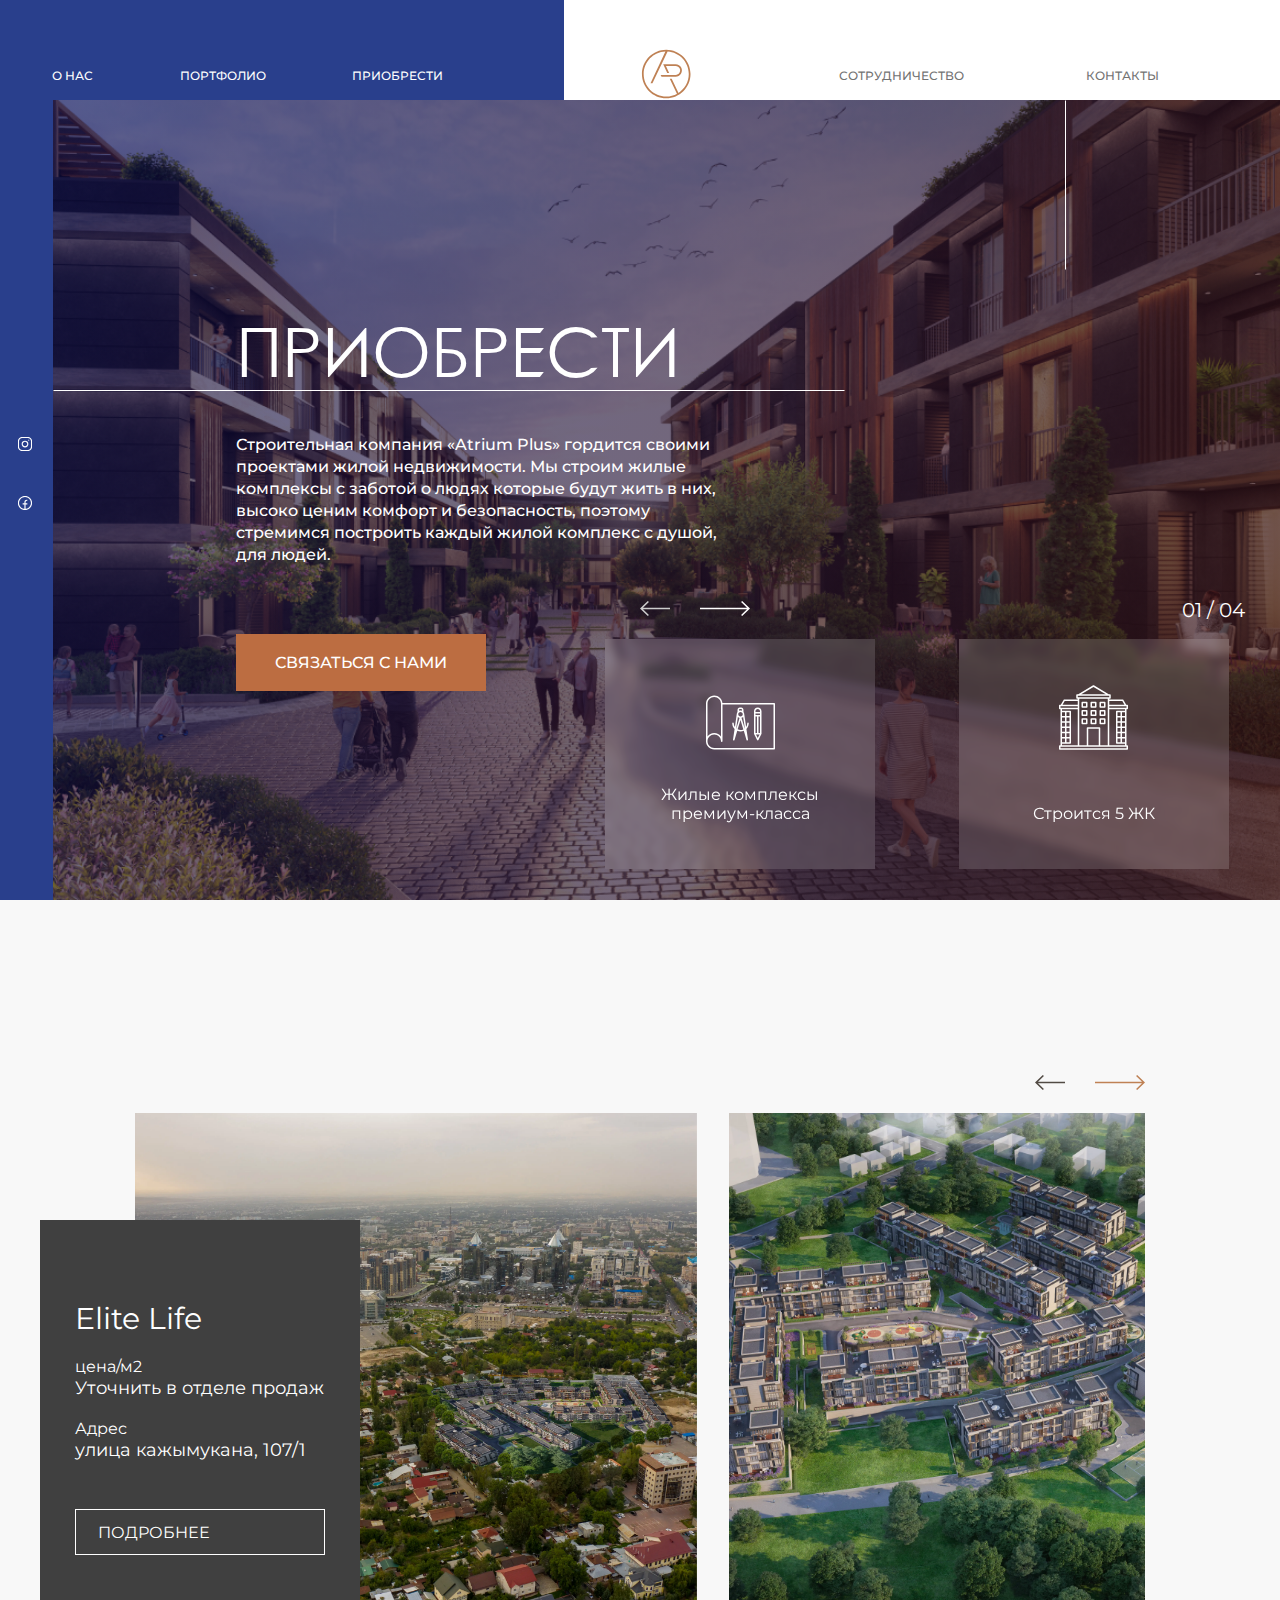
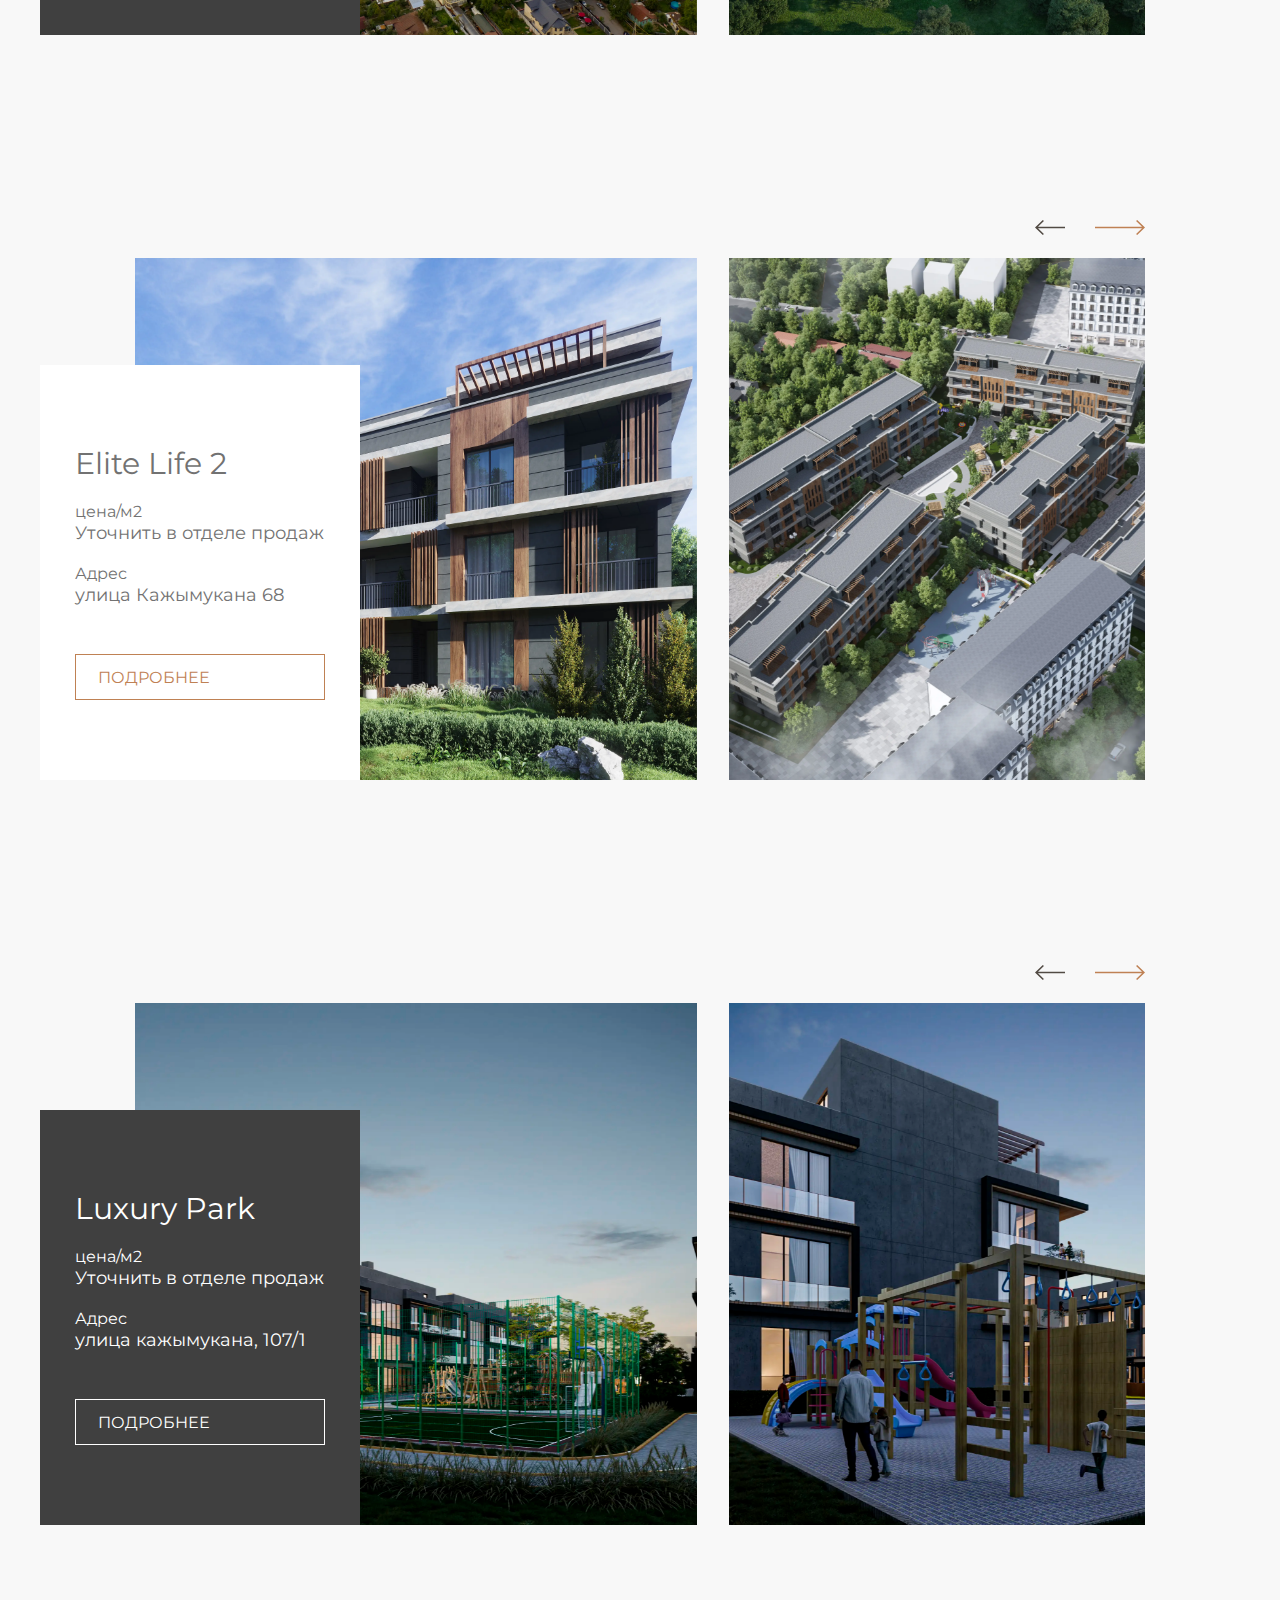
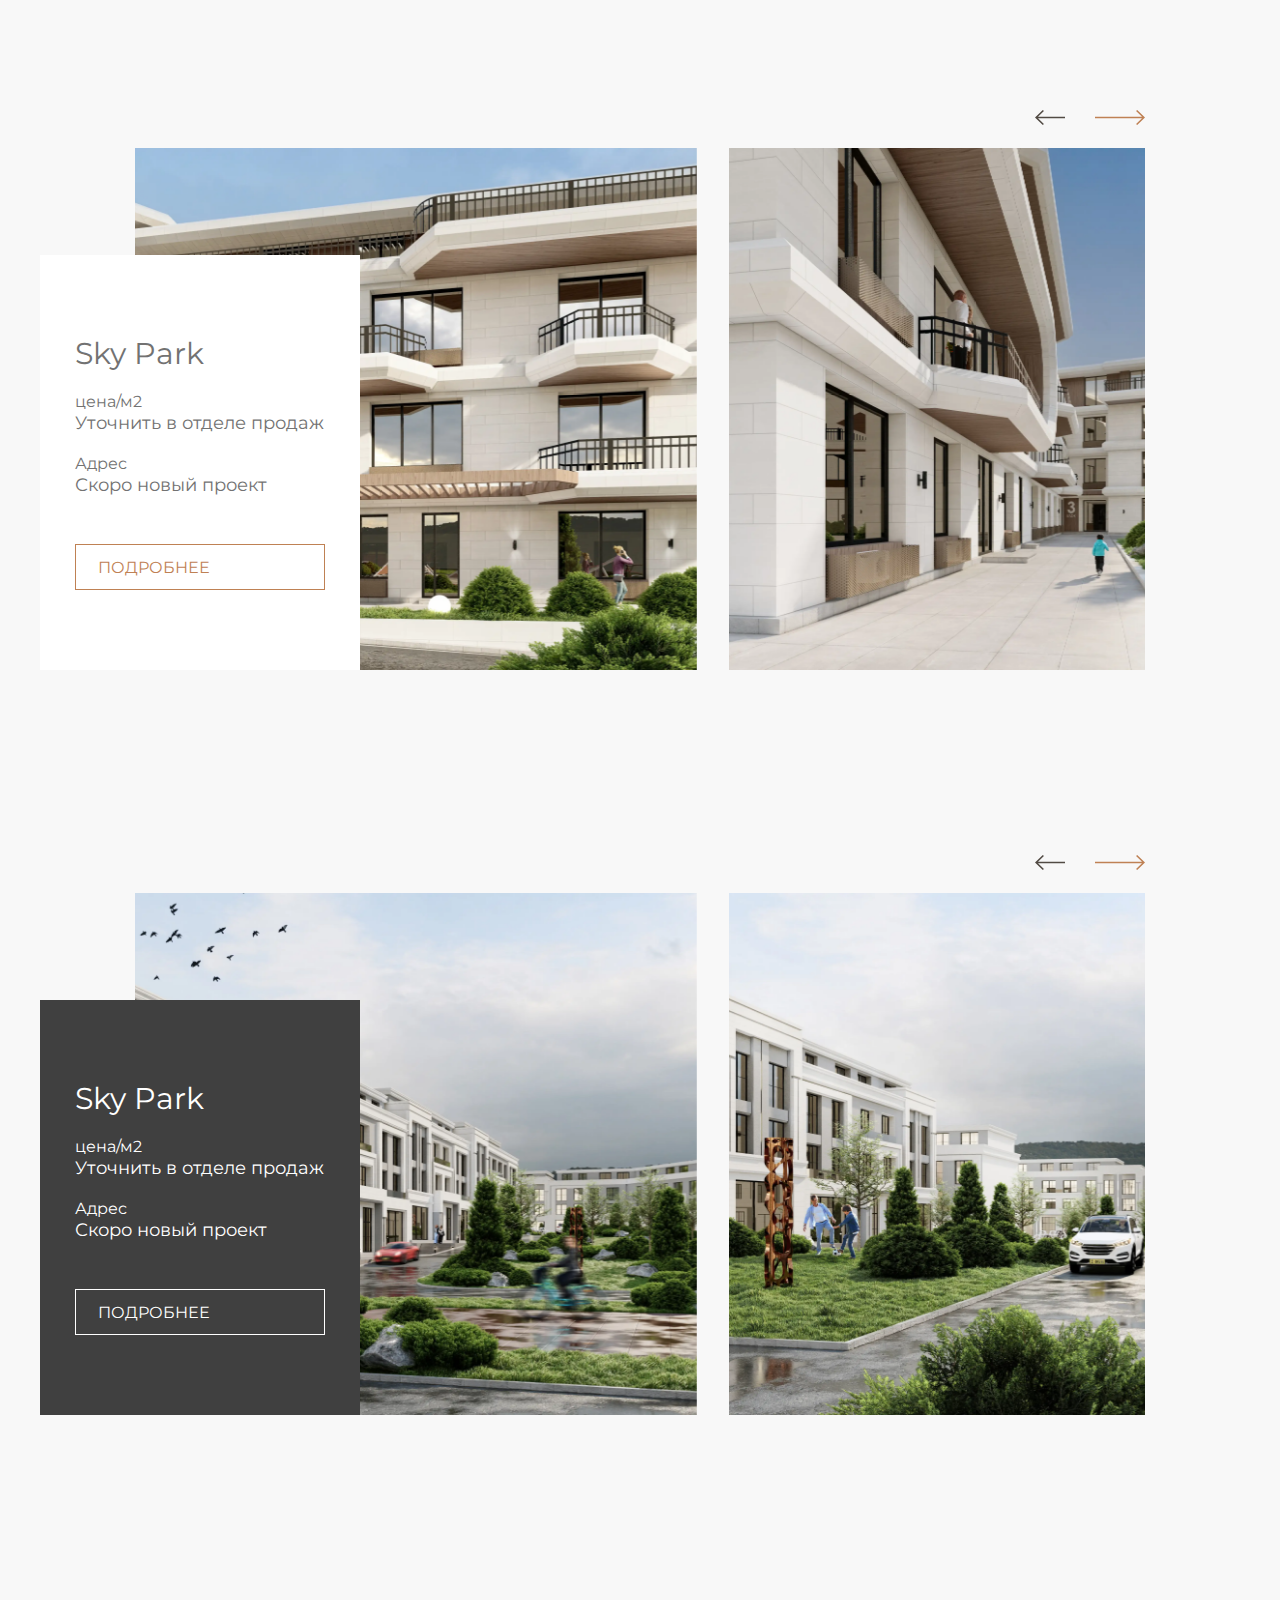
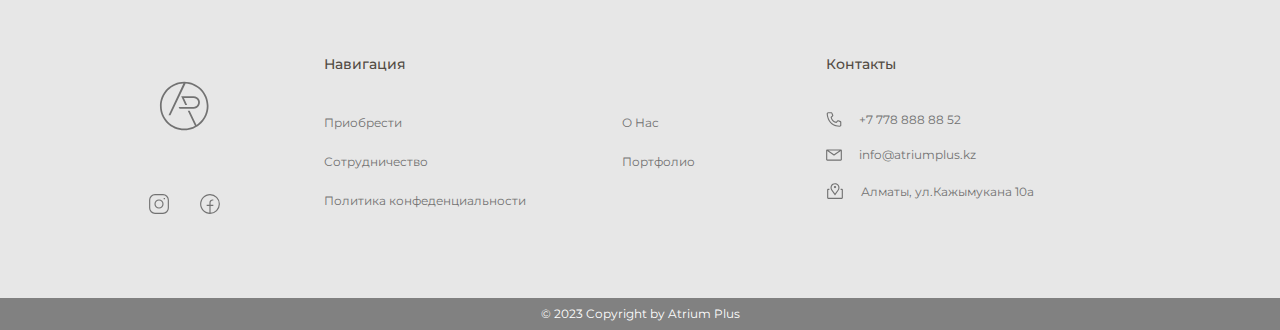
<file: purchase.html>
<!DOCTYPE html>
<html lang="ru" class="docBody">
<head>
    <meta charset="UTF-8">
    <meta name="viewport" content="width=device-width, initial-scale=1.0">
    <link rel="stylesheet" href="https://cdn.jsdelivr.net/npm/swiper@11/swiper-bundle.min.css"/>
    <link rel="stylesheet" href="assets/css/fonts.css">
    <link rel="stylesheet" href="assets/css/purchase/purchase-main.css">
    <link rel="stylesheet" href="assets/css/purchase/purchase-media.css">    
    <title>Atrium Plus</title>
</head>
<body>

<section class="main">
    <div class="header">
        <nav class="nav-header-content">
            <ul class="nav-header__left nav-list">
                <li><a href="">о нас</a></li>
                <li><a href="portfolio.html">портфолио</a></li>
                <li><a href="purchase.html">приобрести</a></li>
            </ul>
            <ul class="nav-header__right nav-list">
                <li><a href="index.html"><img src="assets/img/main_page/header-logo.svg" alt="main-logo"></a></li>
                <li><a href="partner.html">сотрудничество</a></li>
                <li><a href="contacts.html">контакты</a></li>
                <div class="menu-burger">
                    <span></span>
                    <span></span>
                    <span></span>
                </div>
            </ul>
        </nav>
    </div>
    <div class="main-content">
        <nav class="main-social-items">
            <ul>
                <li><a  target="_blank" href="https://www.instagram.com/atriumplus.kz/"><img src="assets/img/main_page/instagram.svg" alt="insta"></a></li>
                <li><a target="_blank" href="https://www.facebook.com/profile.php?id=100064196887940"><img src="assets/img/main_page/fb.svg" alt="fb" ></a></li>
            </ul>
        </nav>
        <div class="main-page">
            <div class="main-title-block">
                <h1 class="main-title">ПРИОБРЕСТИ</h1>
                <p>Строительная компания «Atrium Plus» гордится своими проектами жилой недвижимости. Мы строим жилые комплексы с заботой о людях которые будут жить в них, высоко ценим комфорт и безопасность, поэтому стремимся построить каждый жилой комплекс с душой, для людей.
                </p>
                <button class="main-btn showmodalBtn">Связаться с нами</button>
            </div>
            <hr class="main-vertical-line">
            <hr class="main-horizontal-line">
            <div class="main-slider-block">
                <div class="main-slider-control">
                    <div class="main-slider-arrows">
                        <button class="main__slider-btn main-slider-prev">
                            <img src="assets/img/main_page/main_prev-btn.svg" alt="prev">
                        </button>
                        <button class="main__slider-btn main-slider-next">
                            <img src="assets/img/main_page/main_next-btn.svg" alt="next">
                        </button>
                    </div>
                    <div class="main-slider-counter">01/04</div>
                </div>
                <div class="main-slider-list">
                    <div class="main-slider-list-content swiper">
                        <div class="main-slider-wrapper swiper-wrapper">
                            <div class="main-slider-item swiper-slide">
                                <div class="main-slider-item-content">
                                    <div class="main-slider-item-container">
                                        <img src="assets/img/main_page/main-slider/main-slide-2.svg" alt="slider-item">
                                        <p>Жилые комплексы премиум-класса</p>
                                    </div>
                            </div>
                            </div>
                            <div class="main-slider-item swiper-slide">
                                <div class="main-slider-item-content">
                                    <div class="main-slider-item-container">
                                        <img src="assets/img/main_page/main-slider/main-slide-3.svg" alt="slider-item">
                                        <p>Строится 5 ЖК</p>
                                    </div>
                                </div>
                            </div>
                            <div class="main-slider-item swiper-slide">
                                <div class="main-slider-item-content">
                                    <div class="main-slider-item-container">
                                        <img src="assets/img/main_page/main-slider/main-slide-4.svg" alt="slider-item">
                                        <p>Построено 150 000 кв.м</p>
                                    </div>
                                </div>
                            </div>
                            <div class="main-slider-item swiper-slide">
                                <div class="main-slider-item-content">
                                    <div class="main-slider-item-container">
                                        <img src="assets/img/main_page/main-slider/main-slide-1.svg" alt="slider-item">
                                        <p>Более 1500 довольных клиентов</p>
                                    </div>
                                </div>
                            </div>
                        </div>
                    </div>
                </div>
            </div>
            <div class="main-banner"></div>

        </div>
    </div>
</section>

<div class="mobile-menu">
    <div class="mobile-menu-content">
        <li><a href="index.html">Главная</a></li>
        <li><a href="purchase.html">Приобрести</a></li>
        <li><a href="partner.html">Сотрудничество</a></li>
        <li><a href="contacts.html">Контакты</a></li>
        <li><a href="portfolio.html">Портфолио</a></li>
    </div>
    <ul class="footer-contacts-list">
        <li>
            <img src="assets/img/phone-icon.svg" alt="phone">
            <a href="tel:+77788888852" class="contacts-link">+7 778 888 88 52</a>
        </li>
        <li>
            <img src="assets/img/email-icon.svg" alt="phone">
            <a href="mailto:info@atriumplus.kz" class="contacts-link">info@atriumplus.kz</a>
        </li>
        <li>
            <img src="assets/img/geo-icon.svg" alt="phone">
            <a href="https://2gis.kz/almaty/inside/9430047375167308/firm/70000001064356753?m=76.959447%2C43.225299%2F16" class="contacts-link" target="_blank">Алматы, ул.Кажымукана 10а</a>
        </li>
    </ul>
</div>


<section class="purchase-sliders">
    <div class="purchase-slider">
        <div class="purchase-slider-arrows">
            <button class="purchase-arrow purchase-slider-1-prev">
                <svg width="30" height="15" viewBox="0 0 30 15" fill="none" xmlns="http://www.w3.org/2000/svg"><path d="M7.8125 15L8.91406 13.9425L2.99219 8.25H30V6.75H2.99219L8.91406 1.0575L7.8125 0L0 7.5L7.8125 15Z" fill="#524B44"></path></svg>
            </button>
            <button class="purchase-arrow purchase-slider-1-next">
                <svg width="50" height="15" viewBox="0 0 50 15" fill="none" xmlns="http://www.w3.org/2000/svg"><path d="M42.1679 15L41.0636 13.9425L47.0003 8.25H0V6.75H47.0003L41.0636 1.0575L42.1679 0L50 7.5L42.1679 15Z" fill="#BF8154"></path></svg>
            </button>
        </div>
        <div class="purchase-slider-content swiper">
            <div class="purchase-slider-wrapper swiper-wrapper">
                <div class="purchase-slider-item swiper-slide purchase-slide-1"></div>
                <div class="purchase-slider-item swiper-slide purchase-slide-2"></div>
                <div class="purchase-slider-item swiper-slide purchase-slide-3"></div>
                <div class="purchase-slider-item swiper-slide purchase-slide-4"></div>
                <div class="purchase-slider-item swiper-slide purchase-slide-5"></div>
            </div>
        </div>
        <div class="purchase-card-item dark-purchase-card">
            <p class="purchase-card-item-title">Elite Life</p>
            <div>
                <p class="purchase-card-item-name">цена/м2</p>
                <p class="purchase-card-item-value">Уточнить в отделе продаж</p>    
            </div>
            <div>
                <p class="purchase-card-item-name">Адрес</p>
                <p class="purchase-card-item-value">улица кажымукана, 107/1</p>    
            </div>
            <a href="https://elite-life.kz/" target="_blank" class="purchase-link">подробнее</a>
        </div>
    </div>
    <div class="purchase-slider">
        <div class="purchase-slider-arrows">
            <button class="purchase-arrow purchase-slider-2-prev">
                <svg width="30" height="15" viewBox="0 0 30 15" fill="none" xmlns="http://www.w3.org/2000/svg"><path d="M7.8125 15L8.91406 13.9425L2.99219 8.25H30V6.75H2.99219L8.91406 1.0575L7.8125 0L0 7.5L7.8125 15Z" fill="#524B44"></path></svg>
            </button>
            <button class="purchase-arrow purchase-slider-2-next">
                <svg width="50" height="15" viewBox="0 0 50 15" fill="none" xmlns="http://www.w3.org/2000/svg"><path d="M42.1679 15L41.0636 13.9425L47.0003 8.25H0V6.75H47.0003L41.0636 1.0575L42.1679 0L50 7.5L42.1679 15Z" fill="#BF8154"></path></svg>
            </button>
        </div>
        <div class="purchase-slider-content-2 swiper">
            <div class="purchase-slider-wrapper swiper-wrapper">
                <div class="purchase-slider-item swiper-slide purchase-slide_2-1"></div>
                <div class="purchase-slider-item swiper-slide purchase-slide_2-2"></div>
                <div class="purchase-slider-item swiper-slide purchase-slide_2-3"></div>
                <div class="purchase-slider-item swiper-slide purchase-slide_2-4"></div>
                <div class="purchase-slider-item swiper-slide purchase-slide_2-5"></div>
                <div class="purchase-slider-item swiper-slide purchase-slide_2-5"></div>
                <div class="purchase-slider-item swiper-slide purchase-slide_2-6"></div>
                <div class="purchase-slider-item swiper-slide purchase-slide_2-7"></div>
                <div class="purchase-slider-item swiper-slide purchase-slide_2-8"></div>
            </div>
        </div>
        <div class="purchase-card-item  light-purchase-card">
            <p class="purchase-card-item-title">Elite Life 2</p>
            <div>
                <p class="purchase-card-item-name">цена/м2</p>
                <p class="purchase-card-item-value">Уточнить в отделе продаж</p>    
            </div>
            <div>
                <p class="purchase-card-item-name">Адрес</p>
                <p class="purchase-card-item-value">улица Кажымукана 68</p>    
            </div>
            <a href="https://elitelife2.kz/" target="_blank" class="purchase-link">подробнее</a>
        </div>
    </div>
    <div class="purchase-slider">
        <div class="purchase-slider-arrows">
            <button class="purchase-arrow purchase-slider-3-prev">
                <svg width="30" height="15" viewBox="0 0 30 15" fill="none" xmlns="http://www.w3.org/2000/svg"><path d="M7.8125 15L8.91406 13.9425L2.99219 8.25H30V6.75H2.99219L8.91406 1.0575L7.8125 0L0 7.5L7.8125 15Z" fill="#524B44"></path></svg>
            </button>
            <button class="purchase-arrow purchase-slider-3-next">
                <svg width="50" height="15" viewBox="0 0 50 15" fill="none" xmlns="http://www.w3.org/2000/svg"><path d="M42.1679 15L41.0636 13.9425L47.0003 8.25H0V6.75H47.0003L41.0636 1.0575L42.1679 0L50 7.5L42.1679 15Z" fill="#BF8154"></path></svg>
            </button>
        </div>
        <div class="purchase-slider-content-3 swiper">
            <div class="purchase-slider-wrapper swiper-wrapper">
                <div class="purchase-slider-item swiper-slide purchase-slide_3-1"></div>
                <div class="purchase-slider-item swiper-slide purchase-slide_3-2"></div>
                <div class="purchase-slider-item swiper-slide purchase-slide_3-3"></div>
                <div class="purchase-slider-item swiper-slide purchase-slide_3-4"></div>
                <div class="purchase-slider-item swiper-slide purchase-slide_3-5"></div>
            </div>
        </div>
        <div class="purchase-card-item  dark-purchase-card">
            <p class="purchase-card-item-title">Luxury Park</p>
            <div>
                <p class="purchase-card-item-name">цена/м2</p>
                <p class="purchase-card-item-value">Уточнить в отделе продаж</p>    
            </div>
            <div>
                <p class="purchase-card-item-name">Адрес</p>
                <p class="purchase-card-item-value">улица кажымукана, 107/1</p>    
            </div>
            <a href="https://luxury-park.kz/" target="_blank" class="purchase-link">подробнее</a>
        </div>
    </div>
    <div class="purchase-slider">
        <div class="purchase-slider-arrows">
            <button class="purchase-arrow purchase-slider-4-prev">
                <svg width="30" height="15" viewBox="0 0 30 15" fill="none" xmlns="http://www.w3.org/2000/svg"><path d="M7.8125 15L8.91406 13.9425L2.99219 8.25H30V6.75H2.99219L8.91406 1.0575L7.8125 0L0 7.5L7.8125 15Z" fill="#524B44"></path></svg>
            </button>
            <button class="purchase-arrow purchase-slider-4-next">
                <svg width="50" height="15" viewBox="0 0 50 15" fill="none" xmlns="http://www.w3.org/2000/svg"><path d="M42.1679 15L41.0636 13.9425L47.0003 8.25H0V6.75H47.0003L41.0636 1.0575L42.1679 0L50 7.5L42.1679 15Z" fill="#BF8154"></path></svg>
            </button>
        </div>
        <div class="purchase-slider-content-4 swiper">
            <div class="purchase-slider-wrapper swiper-wrapper">
                <div class="purchase-slider-item swiper-slide purchase-slide_4-1"></div>
                <div class="purchase-slider-item swiper-slide purchase-slide_4-2"></div>
                <div class="purchase-slider-item swiper-slide purchase-slide_4-3"></div>
                <div class="purchase-slider-item swiper-slide purchase-slide_4-4"></div>
                <div class="purchase-slider-item swiper-slide purchase-slide_4-5"></div>
            </div>
        </div>
        <div class="purchase-card-item  light-purchase-card">
            <p class="purchase-card-item-title">Sky Park</p>
            <div>
                <p class="purchase-card-item-name">цена/м2</p>
                <p class="purchase-card-item-value">Уточнить в отделе продаж</p>    
            </div>
            <div>
                <p class="purchase-card-item-name">Адрес</p>
                <p class="purchase-card-item-value">Скоро новый проект</p>    
            </div>
            <a href="#" target="_blank" class="purchase-link">подробнее</a>
        </div>
    </div>
    <div class="purchase-slider">
        <div class="purchase-slider-arrows">
            <button class="purchase-arrow purchase-slider-5-prev">
                <svg width="30" height="15" viewBox="0 0 30 15" fill="none" xmlns="http://www.w3.org/2000/svg"><path d="M7.8125 15L8.91406 13.9425L2.99219 8.25H30V6.75H2.99219L8.91406 1.0575L7.8125 0L0 7.5L7.8125 15Z" fill="#524B44"></path></svg>
            </button>
            <button class="purchase-arrow purchase-slider-5-next">
                <svg width="50" height="15" viewBox="0 0 50 15" fill="none" xmlns="http://www.w3.org/2000/svg"><path d="M42.1679 15L41.0636 13.9425L47.0003 8.25H0V6.75H47.0003L41.0636 1.0575L42.1679 0L50 7.5L42.1679 15Z" fill="#BF8154"></path></svg>
            </button>
        </div>
        <div class="purchase-slider-content-5 swiper">
            <div class="purchase-slider-wrapper swiper-wrapper">
                <div class="purchase-slider-item swiper-slide purchase-slide_5-1"></div>
                <div class="purchase-slider-item swiper-slide purchase-slide_5-2"></div>
                <div class="purchase-slider-item swiper-slide purchase-slide_5-3"></div>
                <div class="purchase-slider-item swiper-slide purchase-slide_5-4"></div>
                <div class="purchase-slider-item swiper-slide purchase-slide_5-5"></div>
            </div>
        </div>
        <div class="purchase-card-item  dark-purchase-card">
            <p class="purchase-card-item-title">Sky Park</p>
            <div>
                <p class="purchase-card-item-name">цена/м2</p>
                <p class="purchase-card-item-value">Уточнить в отделе продаж</p>    
            </div>
            <div>
                <p class="purchase-card-item-name">Адрес</p>
                <p class="purchase-card-item-value">Скоро новый проект</p>    
            </div>
            <a href="#" target="_blank" class="purchase-link">подробнее</a>
        </div>
    </div>
</section>

<footer class="footer">
    <div class="footer-menu">
        <div class="footer-logo-block">
            <img src="assets/img/footer-logo.svg" alt="footer-logo">
            <div class="footer-social">
                <a href="https://www.instagram.com/atriumplus.kz/" target="_blank">
                    <img src="assets/img/footer-insta.svg" alt="insta">
                </a>
                <a href="https://www.facebook.com/profile.php?id=100064196887940" target="_blank">
                    <img src="assets/img/footer-fb.svg" alt="fb">
                </a>
            </div>
        </div>
        <div class="footer-nav">
            <p class="footer-nav-title">Навигация</p>
            <div class="footer-nav-content">
                <ul>
                    <li>
                        <a href="">Приобрести</a>
                    </li>
                    <li>
                        <a href="">Сотрудничество</a>
                    </li>
                    <li>
                        <a href="">Политика конфеденциальности</a>
                    </li>
                </ul>
                <ul>
                    <li>
                        <a href="">О Нас</a>
                    </li>
                    <li>
                        <a href="">Портфолио</a>
                    </li>
                </ul>
            </div>
        </div>
        <div class="footer-contacts">
            <p class="footer-nav-title">Контакты</p>
            <div class="footer-contacts-content">
                <ul class="footer-contacts-list">
                    <li>
                        <img src="assets/img/phone-icon.svg" alt="phone">
                        <a href="tel:+77788888852" class="contacts-link">+7 778 888 88 52</a>
                    </li>
                    <li>
                        <img src="assets/img/email-icon.svg" alt="phone">
                        <a href="mailto:info@atriumplus.kz" class="contacts-link">info@atriumplus.kz</a>
                    </li>
                    <li>
                        <img src="assets/img/geo-icon.svg" alt="phone">
                        <a href="https://2gis.kz/almaty/inside/9430047375167308/firm/70000001064356753?m=76.959447%2C43.225299%2F16" class="contacts-link" target="_blank">Алматы, ул.Кажымукана 10а</a>
                    </li>
                </ul>
            </div>
        </div>
    </div>
    <div class="footer-copyright">
        <p>© 2023 Copyright by Atrium Plus</p>
    </div>
</footer>

<div class="modal-overlay">
    <div class="modal-content">
        <form action="" class="send-contacts">
            <p class="card-title modal-form-title">Оставьте заявку.<br>Мы вам перезвоним!</p>
            <div class="form-content">
                <input type="text" placeholder="ваше фио" required>
                <input type="phone" placeholder="номер телефона" required>
                <button type="submit" class="form-submit">отправить</button>
            </div>
        </form>
        <div class="close-btn">
            <svg viewBox="0 0 15 15" fill="none" xmlns="http://www.w3.org/2000/svg" width="16" height="16"><path d="M11.7816 4.03157C12.0062 3.80702 12.0062 3.44295 11.7816 3.2184C11.5571 2.99385 11.193 2.99385 10.9685 3.2184L7.50005 6.68682L4.03164 3.2184C3.80708 2.99385 3.44301 2.99385 3.21846 3.2184C2.99391 3.44295 2.99391 3.80702 3.21846 4.03157L6.68688 7.49999L3.21846 10.9684C2.99391 11.193 2.99391 11.557 3.21846 11.7816C3.44301 12.0061 3.80708 12.0061 4.03164 11.7816L7.50005 8.31316L10.9685 11.7816C11.193 12.0061 11.5571 12.0061 11.7816 11.7816C12.0062 11.557 12.0062 11.193 11.7816 10.9684L8.31322 7.49999L11.7816 4.03157Z" fill="currentColor" fill-rule="evenodd" clip-rule="evenodd"></path></svg>
        </div>
    </div>
</div>
  

<script src="https://cdn.jsdelivr.net/npm/swiper@11/swiper-bundle.min.js"></script>
<script src="https://api-maps.yandex.ru/2.1?apikey=b082c010-7ac0-430f-97b0-7483fb9bc139&lang=ru_RU"></script>


<script src="assets/js/purchase/main-slider.js"></script>
<script src="assets/js/map.js"></script>
<script src="assets/js/main.js"></script>
<script src="assets/js/tabs.js"></script>
</body>
</html>
</file>
<file: assets/css/fonts.css>
@font-face {
    font-family: 'Montserrat';
    src: local("Montserrat"),url('../fonts/Montserrat.ttf') format("truetype")
}
@font-face {
    font-family: 'RezaZulmiSans';
    src: local("RezaZulmiSans"),url('../fonts/RezaZulmiSans.ttf') format("truetype")
}
</file>
<file: assets/css/main.css>
*{ 
	margin: 0;
	padding: 0;
	box-sizing: border-box;
    font-family: 'Montserrat', sans-serif;
    color: #000;

}
span {
    font-size: inherit;
    font-weight: inherit;
    font-family: inherit;
}

body{
    position: relative;
    scroll-behavior: smooth;
    -webkit-font-smoothing: antialiased;    
}
h1, h2, h3, h4, h5, h6{
    padding: 0;
    margin: 0;
    font-size: inherit;
}
img{
    padding: 0;
    margin: 0;
}
ul, ol{
    list-style: none;
    margin: 0;
    padding: 0;
}
ul li{
    list-style: none;
}
a:visited,
a:focus{
    color: none;
}
a{
    text-decoration: none;
}
a:hover{
    color: inherit;
    transition: .3s ease all;
}

html{
	height: 100%;
    width: 100%;
    scroll-behavior: smooth;
    overflow-x: hidden;
}  
:root {
    --font-main-family: "Montserrat",sans-serif;
    --font-second-family: "RezaZulmiSans",sans-serif;
    --color-text-heading: #524b44;
    --color-text-body: #727272;
    --color-text-body-dark: #cdcdcd;
    --color-primary: #293f8c;
    --color-primary-white: #fff;
    --color-primary-bg-main: #f8f8f8;
    --color-primary-bg-dark: #404040;
    --color-primary-divider: #f6eee6;
    --color-primary-btn-outline: #bf8154;
    --color-primary-btn-goldOrange: #bc6d41;
    --color-primary-btn-secondary: #ff7a00
}
body {
    background-color: var(--color-primary-bg-main)
}
/*Main*/
.main{
    background: linear-gradient(-90deg,#fff 55.9%,transparent 30%),var(--color-primary);
    display: flex;
    flex-direction: column;
    height: 100vh
}

.header{
    width: 100%;
    max-height: 100px;
}
.nav-header-content{
    display: flex;
    justify-content: space-between;
    z-index: 15;
    position: relative;
}
.nav-header__left{
    display: flex;
    padding: 24px 9.4680555556% 23px 52px;
    justify-content: space-between;
    text-transform: uppercase;
    font-weight: 500;
    font-size: 12px;
    line-height: 15px;
    align-items: center;
    z-index: 11;
}
.nav-header__left{
    width: 44.1%;
}
.nav-list li{
    text-transform: uppercase;
    font-weight: 500;
    font-size: 12px;
    line-height: 15px;
}
.nav-header__left li a{
    color: #Fff;
}
.nav-header__right{
    flex: 1 1;
}
.nav-header__right{
    display: flex;
    padding: 24px 9.4680555556% 23px 52px;
    justify-content: space-between;
    text-transform: uppercase;
    font-weight: 500;
    font-size: 12px;
    line-height: 15px;
    align-items: center;
    z-index: 11;
}
.menu-burger{
    width: 34px;
    height: 34px;
    position: relative;
    display: none;
    cursor: pointer;
}
.menu-burger span{
    position: absolute;
    width: 100%;
    height: 2px;
    background: rgb(188, 109, 65);
}
.menu-burger span:nth-child(1){
    top: 3px;
}
.menu-burger span:nth-child(2){
    top: 15px;
}
.menu-burger span:nth-child(3){
    top: 27px;
}
.nav-header__right li a{
    color: var(--color-text-body);
}
.main-content{
    display: flex;
    height: 100%;
    align-items: center;
}
.main-social-items{
    padding-left: 18.47px;
    padding-right: 20.47px;
    padding-bottom: 50px;
}
.main-social-items ul{
    display: flex;
    flex-direction: column;
    gap: 40.93px;
}
.main-page{
    background: linear-gradient(107.96deg, rgba(0, 3, 75, 0.35) 0%, rgba(55, 16, 16, 0.42) 100%);
    background-repeat: no-repeat;
    background-size: 100% 100%;
    flex: 1 1;
    position: relative;
    height: 100%;
}
.main-title-block{
    display: flex;
    flex-direction: column;
    padding-left: 183px;
    padding-top: 210px;
}
.main-title{
    z-index: 10;
    font-family: 'RezaZulmiSans';
    font-style: normal;
    font-weight: 400;
    font-size: 68px;
    line-height: 83px;
    text-transform: uppercase;
    margin-bottom: 41px;
    color: #fff;
}
.main-title-block p{
    font-weight: 500;
    max-width: 500px;
    font-size: 16px;
    line-height: 22px;
    margin-bottom: 68px;
    color: #fff;
    z-index: 10;
}
.main-btn{
    width: 250px;
    z-index: 10;
    padding: 17.5px 30px;
    font-weight: 500;
    font-size: 16px;
    line-height: 20px;
    font-family: var(--font-main-family);
    text-transform: uppercase;
    background-color: var(--color-primary-btn-goldOrange);
    border: 1px solid var(--color-primary-btn-goldOrange);
    color: #fff;
    transition: .5s ease all;
    cursor: pointer;
}
.main-btn:hover {
    background-color: transparent;
    border: 1px solid var(--color-primary-btn-outline);
    color: var(--color-primary-btn-outline);
    transition: .5s ease all;
}
.main-banner{
    position: absolute;
    left: 0;
    top: 0;
    bottom: 0;
    right: 0;
    height: 100%;
    background-image: linear-gradient(107.96deg,rgba(0,3,75,.35),rgba(55,16,16,.42));
    background-size: 4px 4px;
    z-index: 2;
}
.main-page hr{
    position: absolute;
}
.main-vertical-line{
    top: 0;
    right: 17.3766816143%;
    border: 1px solid transparent;
    border-left-color: #fff;
    height: 170px;
    z-index: 10;
}
.main-horizontal-line{
    top: 290px;
    border: 1px solid transparent;
    border-top-color: #fff;
    width: 64.5739910314%;
    z-index: 10;
}
.main-slider-block{
    position: absolute;
    right: 0;
    width: 55%;
    bottom: 31px;
    z-index: 10;
}
.main-slider-control{
    display: flex;
    margin-left: 35px;
    gap: 159px;
    justify-content: space-between;
    padding-right: 35px;
    position: relative;
    z-index: 10;
}
.main__slider-btn{
    background: transparent;
    cursor: pointer;
    border: none;
}
.main-slider-arrows{
    display: flex;
    gap: 30px;
}
.main-slider-counter{
    font-size: 20px;
    line-height: 24px;
    text-transform: uppercase;
    color: #fff;
    text-align: right;
}
.main-slider{
    margin-top: 17px;
    display: flex;
    gap: 30px;
    align-items: center;
}
.main-slider-item{
    width: 321.667px;
    margin-right: 30px;
}
.main-slider-item-content{
    height: 230px;
    width: 270px;
    background: hsla(0,0%,100%,.15);
    -webkit-backdrop-filter: blur(5px);
    backdrop-filter: blur(5px);
    color: #fff;
    font-style: normal;
    display: flex;
    justify-content: center;
    align-items: center;
}
.main-slider-item-container{
    height: 138px;
    display: flex;
    align-items: center;
    flex-direction: column;
    max-width: 193px;
    justify-content: space-between;
    text-align: center;
}
.main-slider-item-container p{
    color: #Fff;
}
.main-slider-list{
    margin-top: 17px;
    display: flex;
    gap: 30px;
    align-items: center;
    position: relative;
    z-index: 10;
}
/**/
.projects{
    padding-left: 14.2361111111%;
    padding-right: 9.375%;
    background: linear-gradient(-90deg,#fff 55.9%,transparent 30%),var(--color-primary-bg-main);
    padding-top: 87px;
}
.projects-slider-block{
    display: flex;
    gap: 60px;
}
.projects-slider-control{
    display: flex;
    flex-direction: column;
    gap: 50%;
}
.projects-arrows{
    display: flex;
    gap: 30px;
}
.projects-slider-content{
    width: 930px;
}
.projects-slider-item-content{
    background-image: linear-gradient(0deg, rgba(37, 42, 70, 0.35), rgba(37, 42, 70, 0.35)),url('../img/main_page/projects-slider/slider-1.png');
    background-position: center;
    background-repeat: no-repeat;
    background-size: cover;
    min-width: 270px;
    height: 443px;
    max-height: 100%;
    transition: .5s;
}
.project-slider-title{
    text-transform: uppercase;
    padding-top: 33px;
    padding-left: 37px;
    color: #fff;
}
.projects-slider-item-content a{
    color: #fff;
    position: absolute;
    border: 1px solid #fff;
    font-family: var(--font-main-family);
    font-style: normal;
    font-weight: 500;
    font-size: 14px;
    line-height: 17px;
    display: flex;
    align-items: center;
    justify-content: center;
    text-align: center;
    text-transform: uppercase;
    bottom: 0;
    left: 0;
    right: 0;
    background-color: transparent;
    padding: 16.5px 86.5px;
    transition: .5s ease all;
}
.projects-slider-item-content a:hover{
    background: #bc6d41;
}
.projects-slider-item-content-2{
    background-image: linear-gradient(0deg, rgba(37, 42, 70, 0.35), rgba(37, 42, 70, 0.35)),url('../img/main_page/projects-slider/slider-2.webp');
}
.projects-slider-item-content-3{
    background-image: linear-gradient(0deg, rgba(37, 42, 70, 0.35), rgba(37, 42, 70, 0.35)),url('../img/main_page/projects-slider/slider-3.webp');
}
.projects-slider-item-content-4{
    background-image: linear-gradient(0deg, rgba(37, 42, 70, 0.35), rgba(37, 42, 70, 0.35)),url('../img/main_page/projects-slider/slider-4.webp');
}

.projects-slider-item.swiper-slide {
    width: 273.33px;
}
.swiper-slide-active .projects-slider-item-content{
    height: 279px;
    transform: .5s ease all;
}
.swiper-slide-next .projects-slider-item-content{
    height: 337.69px;
    transform: .5s ease all;
}
.project-text-card-content{
    display: flex;
    gap: 260px;
    margin-top: 180px;
    justify-content: flex-end;
    position: relative;
    margin-right: 175px;
    padding-bottom: 170px;
}
.project-text-card-1{
    position: absolute;
    left: 0;
    top: -98px;
    max-width: 340px;
}
.caption{
    color: var(--color-primary-btn-outline)!important;
    font-weight: 400;
    font-size: 12px;
    line-height: 15px;
    text-transform: uppercase
}
.card-title{
    color: var(--color-text-heading);
    line-height: 50px;
    font-weight: 400;
    font-size: 35px;
    text-transform: uppercase
}
.card-content{
    font-weight: 400;
    font-size: 16px;
    line-height: 20px;
    max-width: 340px;
    margin-top: 54px;
    color: var(--color-text-body);
}
/**/
.porfolio{
    background-color: var(--color-primary-bg-main);
}
.international-slider-block{
    padding-top: 191px;
}
.international-top{
    display: flex;
    gap: 1rem;
    align-items: center;
    justify-content: space-between;
    padding: 0 205px;
}
.international-slider-control{
    margin-top: 158px;
    display: flex;
    justify-content: space-between;
    width: 100%;
    padding: 0 135px;
}
.international-slider-arrows{
    display: flex;
    gap: 30px;
}
.international-slider-item.swiper-slide.swiper-slide-active{
    width: 540px;
    height: 582px;
    position: relative;
    transition: .5s ease all;
}
.international-slide-1{
    background-image: linear-gradient(0deg, rgba(37, 42, 70, 0.35), rgba(37, 42, 70, 0.35)), url('../img/main_page/international-slider/slider-1.png');
}
.internationa-slider-inner{
    margin-top: 25px;
}
.international-slider-item-content{
    width: 100%;
    height: 100%;
    position: relative;
    background-size: 100% 100%;
    display: flex;
    align-items: flex-end;
}
.international-slider-item .swiper-slide-active::before{
    content: "";
    z-index: -1;
    position: absolute;
    background-color: #cacfd9;
    width: 573px;
    height: 422px;
    left: -15px;
    top: 50%;
    transform: translateY(-50%);
}

.interntaional-slider-bottom{
    background: linear-gradient(0deg, rgba(37, 42, 70, 0.35), rgba(37, 42, 70, 0.35));
}
.international-slider-list .swiper-slide-active .international-slider-bottom-content{
    display: flex;
}
.international-slider-bottom-content{
    display: none;
}
.international-slide-title{
    text-transform: uppercase;
    padding: 16px 34px;
    flex: 1 1;
    font-weight: 600;
    font-size: 20px;
    line-height: 24px;
    color: #fff;
}
.slider-btn{
    font-family: var(--font-main-family);
    background-color: var(--color-primary-btn-goldOrange);
    padding: 31.5px 60px;
    border: 1px solid var(--color-primary-btn-goldOrange);
    border-right: 0;
    font-style: normal;
    font-weight: 500;
    font-size: 14px;
    line-height: 17px;
    display: flex;
    align-items: center;
    text-align: center;
    text-transform: uppercase;
    color: #fff;
    transition: .5s ease all;
}
.slider-btn:hover{
    background: transparent;
    color: #bc6d41;    
}

.international-slide-2{
    background-image: linear-gradient(0deg, rgba(37, 42, 70, 0.35), rgba(37, 42, 70, 0.35)), url('../img/main_page/international-slider/slider-2.png');
}
.international-slide-3{
    background-image: linear-gradient(0deg, rgba(37, 42, 70, 0.35), rgba(37, 42, 70, 0.35)), url('../img/main_page/international-slider/slider-3.png');
}
.international-slide-4{
    background-image: linear-gradient(0deg, rgba(37, 42, 70, 0.35), rgba(37, 42, 70, 0.35)), url('../img/main_page/international-slider/slider-4.png');
}
.international-slide-5{
    background-image: linear-gradient(0deg, rgba(37, 42, 70, 0.35), rgba(37, 42, 70, 0.35)), url('../img/main_page/international-slider/slider-5.png');
}
.international-slide-6{
    background-image: linear-gradient(0deg, rgba(37, 42, 70, 0.35), rgba(37, 42, 70, 0.35)), url('../img/main_page/international-slider/slider-6.png');
}
.international-slide-7{
    background-image: linear-gradient(0deg, rgba(37, 42, 70, 0.35), rgba(37, 42, 70, 0.35)), url('../img/main_page/international-slider/slider-7.png');
}
.international-slide-8{
    background-image: linear-gradient(0deg, rgba(37, 42, 70, 0.35), rgba(37, 42, 70, 0.35)), url('../img/main_page/international-slider/slider-8.png');
}
.international-slide-9{
    background-image: linear-gradient(0deg, rgba(37, 42, 70, 0.35), rgba(37, 42, 70, 0.35)), url('../img/main_page/international-slider/slider-9.png');
}
.international-slider-item.swiper-slide{
    background-color: #f0f0f0;
    width: 250px;
    height: 422px;
}

.international-slider-wrapper{
    align-items: center;
}
/**/
.complex-block{ 
    margin-top: 180px;   
}
.complex-title-block{
    display: flex;
    gap: 1rem;
    align-items: center;
    justify-content: space-between;
    padding: 0 205px;
}
.complex-slider-block{
    display: flex;
    margin-top: 150px;
    margin-left: 9.375%;
    justify-content: flex-end;
    position: relative;
}
.complex-slider-text{
    width: 535px;
    display: flex;
    flex-direction: column;
    padding: 90px 98px 84px 100px;
    justify-content: flex-start;
    position: absolute;
    left: 0;
    top: 50%;
    transform: translateY(-50%);
    background: #fff;
    z-index: 2;
}
.card-text{
    display: flex;
    flex-direction: column;
}
.card-text-body{
    margin-top: 48px;
    font-weight: 400;
    font-size: 16px;
    line-height: 20px;
    max-width: 400px;
}

.btn-transparent{
    padding: 16.5px 25px;
    max-width: 147px;
    margin-top: 54px;
    background-color: transparent;
    border: 1px solid var(--color-primary-btn-outline);
    color: var(--color-primary-btn-outline);
    font-weight: 400;
    font-size: 14px;
    line-height: 17px;
    text-transform: uppercase;
}
.btn-transparent:hover{
    background: #bc6d41;
    color: #fff;
    transition: .5s ease all;
}
.complex-slider-list{
    width: 79%;
    margin-right: 0;
}
.comlex-slider-wrapper{
    align-items: center;
}
.complex-slider-item{
    width: 480px;
    height: 439.5px;
}
.complex-slider-item.swiper-slide-active{
    width: 671px;
    height: 635px;

}
.complex-slider-item-content{
    width: 100%;
    height: 100%;
}
.complex-slide-1{
    background: url('../img/main_page/complex-slider/slide-1.png');    background-position: center ;
    background-repeat: no-repeat;
    background-size: cover;
}
.complex-slide-2{
    background: url('../img/main_page/complex-slider/slide-2.webp');
    background-position: center ;
    background-repeat: no-repeat;
    background-size: cover;
}
.complex-slide-3{
    background: url('../img/main_page/complex-slider/slide-3.webp');
    background-position: center ;
    background-repeat: no-repeat;
    background-size: cover;
}
.complex-slide-4{
    background: url('../img/main_page/complex-slider/slide-4.webp');
    background-position: center ;
    background-repeat: no-repeat;
    background-size: cover;
}
.complex-slider-text-content{
    width: 100%;
}
.complex-slider-control{
    display: flex;
    flex-direction: column;
    justify-content: space-between;
    z-index: 20;
    position: absolute;
    height: 100%;
    right: 16.5972222222%;
}
.complex-slider-arrows{
    display: flex;
    gap: 30px;
}
.gallery-block{
    margin-top: 200px;
}
.gallery-block-content{
    display: flex;
    gap: 30px;
    flex-direction: row-reverse;
}
.gallery-text-block{
    display: flex;
    flex-direction: column;
    gap: 54px;
    margin-right: 135px;
}
.gallery-text-block-content{
    width: 400px;
    height: 530px;
    display: flex;
    flex-direction: column;
    align-items: center;
    padding-top: 98px;
    background: #fff;
}
.gallery-tabs{
    margin-top: 74px;
    display: flex;
    flex-direction: column;
    gap: 24px;
    align-items: flex-start;
}
.gallery-tab-item{
    border: none;
    cursor: pointer;
    background: transparent;
    font-size: 18px;
    line-height: 22px;
    text-transform: uppercase;
}
.gallery-tab-item._active{
    color: #bc6d41;
}
/**/
.tabs__item:not(._active) {
    display: none;
}
/**/
.gallery-slider{
    width: 100%;
}
.gallery-slider-content{
    width: 100%;
}
.gallery-slider-wrapper{
    align-items: center;
}

.gallery-slider-item.swiper-slide{
    width: 637px;
    height: 625px;
}
.gallery-slider-control{
    display: flex;
    justify-content: space-between;
}
.gallery-slider-arrows{
    display: flex;
    gap: 30px;
}
.gallery-slider-counter{
    width: auto;
}
.gallery-slider-item-1{
    background: url('../img/main_page/gallery/elite-life/slider-1.webp');
    background-position: center;
    background-repeat: no-repeat;
    background-size: cover;
}
.gallery-slider-item-2{
    background: url('../img/main_page/gallery/elite-life/slider-2.webp');
    background-position: center;
    background-repeat: no-repeat;
    background-size: cover;
}
.gallery-slider-item-3{
    background: url('../img/main_page/gallery/elite-life/slider-3.webp');
    background-position: center;
    background-repeat: no-repeat;
    background-size: cover;
}
.gallery-slider-item-4{
    background: url('../img/main_page/gallery/elite-life/slider-4.webp');
    background-position: center;
    background-repeat: no-repeat;
    background-size: cover;
}
.luxury-park-slider .gallery-slider-item-1{
    background: url('../img/main_page/gallery/luxury-park/slide-1.webp');
    background-position: center;
    background-repeat: no-repeat;
    background-size: cover;
}
.luxury-park-slider .gallery-slider-item-2{
    background: url('../img/main_page/gallery/luxury-park/slide-2.webp');
    background-position: center;
    background-repeat: no-repeat;
    background-size: cover;
}
.luxury-park-slider .gallery-slider-item-3{
    background: url('../img/main_page/gallery/luxury-park/slide-3.webp');
    background-position: center;
    background-repeat: no-repeat;
    background-size: cover;
}
.luxury-park-slider .gallery-slider-item-4{
    background: url('../img/main_page/gallery/luxury-park/slide-4.webp');
    background-position: center;
    background-repeat: no-repeat;
    background-size: cover;
}
.elite-life-2-slider .gallery-slider-item-1{
    background: url('../img/main_page/gallery/elite-life-2/slide-1.webp');
    background-position: center;
    background-repeat: no-repeat;
    background-size: cover;
}
.elite-life-2-slider .gallery-slider-item-2{
    background: url('../img/main_page/gallery/elite-life-2/slide-2.webp');
    background-position: center;
    background-repeat: no-repeat;
    background-size: cover;
}
.elite-life-2-slider .gallery-slider-item-3{
    background: url('../img/main_page/gallery/elite-life-2/slide-3.webp');
    background-position: center;
    background-repeat: no-repeat;
    background-size: cover;
}
.elite-life-2-slider .gallery-slider-item-4{
    background: url('../img/main_page/gallery/elite-life-2/slide-4.webp');
    background-position: center;
    background-repeat: no-repeat;
    background-size: cover;
}
.virtual-t{
    background-color: var(--color-primary-bg-dark);
    padding-bottom: 164px;
    padding-top: 149px;
    margin-top: 147px; 
}
.virtual-t-header{
    display: flex;
    flex-direction: column;
    gap: 10px;
    padding: 0 205px;
}
.virtual-title{
    color: #fff;
}
.virtual-t-content{
    margin-top: 105px;
    padding-left: 165px;
    padding-right: 165px;
    display: flex;
    gap: 70px;
    align-items: center;
    flex-direction: column;
}
.virtual-t-btn-list{
    display: flex;
    flex-direction: row;
    gap: 24px;
    flex-wrap: wrap;
    padding: 0 30px;
    margin: 0 auto;
}
.virtual-t-btn{
    background: transparent;
    border: none;
    cursor: pointer;
    color: #CDCDCD;
    font-size: 18px;
    line-height: 22px;
    text-transform: uppercase;
}
.virtual-t-btn._active{
    color:#fff;
}
.virtual-content-3-d{
    width: 100%;
}
.virtual-content{
    background-repeat: no-repeat;
    background-size: 100% 100%;
    width: 100%;
    height: 600px;
}
/**/
.virtual-content:not(._active) {
    display: none;
}
/**/
.contacts-content{
    padding-left: 15%;
    padding-top: 129px;
    display: flex;
    gap: 10%;
    align-items: center;
    justify-content: space-between;
    background-color: #fff;
    padding-bottom: 173px;
}
.send-contacts{
    display: flex;
    font-family: var(--font-main-family);
    flex-direction: column;
}
.form-content{
    display: flex;
    flex-direction: column;
    gap: 50px;
    margin-top: 58px;
}
.form-content input{
    border: 1px solid transparent;
    border-bottom: 1px solid var(--color-text-body-dark);
    background-color: transparent;
    padding-left: 33px;
    padding-bottom: 10px;
    outline: none;
    text-transform: uppercase;
}
.form-submit{
    padding: 17.5px 130px;
    width: max-content;
    font-style: normal;
    font-weight: 500;
    font-size: 16px;
    line-height: 20px;
    display: flex;
    align-items: center;
    text-align: center;
    text-transform: uppercase;
    color: #fff;
    border: none;
    cursor: pointer;
    background: #bc6d41;
    border: 1px solid #bc6d41;
    transition: .5s ease all;
}
.form-submit:hover{
    background: transparent;
    color:#bc6d41;
    border: 1px solid #bc6d41;
    transition: .5s ease all;
}
.map-content{
    width: 100%;
    height: 598px;
}
.map-content iframe {
    height: 100%;
}
/**/
.footer{
    padding-top: 56px;
    background-color: #e7e7e7;
    display: flex;
    flex-direction: column;
}
.footer-menu{
    display: flex;
    margin-left: 10.4861111111%;
    margin-bottom: 51px;
}
.footer-copyright{
    background: #818181;
}
.footer-copyright p{
    font-size: 12px;
    line-height: 20px;
    text-align: center;
    padding: 6px 0;
    color: #fff;
}
.footer-logo-block{
    display: flex;
    flex-direction: column;
    align-items: center;
    margin-right: 7.8472222222%;
}
.footer-social{
    margin-bottom: 29.67px;
    margin-top: 37.67px;
    display: flex;
    gap: 31.33px;
}
.footer-nav{
    display: flex;
    flex-direction: column;
    margin-right: 11.4583333333%;
    gap: 39px; 
}
.footer-nav-title{
    display: flex;
    align-items: center;
    font-family: var(--font-main-family);
    font-weight: 500;
    font-size: 14px;
    line-height: 17px;
    color: var(--color-text-heading);
}
.footer-nav-content{
    display: flex;
    gap: 96px;
}
.footer-nav-content ul{
    display: flex;
    flex-direction: column;
    gap: 20px;
}
.footer-nav-content ul li a, .contacts-link{
    font-style: normal;
    font-weight: 400;
    font-size: 12px;
    line-height: 15px;
    color: var(--color-text-body);
}
.footer-contacts{
    display: flex;
    flex-direction: column;
    gap: 39px;
}
.footer-contacts-content{
    display: flex;
    gap: 61.88px
}
.footer-contacts-list{
    display: flex;
    flex-direction: column;
    gap: 20px;
}
.footer-contacts-list li{
    display: flex;
    align-items:center;
    gap: 16.13px;
}
</file>
<file: assets/css/contacts-page/main.css>
*{ 
	margin: 0;
	padding: 0;
	box-sizing: border-box;
    font-family: 'Montserrat', sans-serif;
    color: #000;

}
span {
    font-size: inherit;
    font-weight: inherit;
    font-family: inherit;
}

body{
    position: relative;
    scroll-behavior: smooth;
    -webkit-font-smoothing: antialiased;    
}
h1, h2, h3, h4, h5, h6{
    padding: 0;
    margin: 0;
    font-size: inherit;
}
img{
    padding: 0;
    margin: 0;
}
ul, ol{
    list-style: none;
    margin: 0;
    padding: 0;
}
ul li{
    list-style: none;
}
a:visited,
a:focus{
    color: none;
}
a{
    text-decoration: none;
}
a:hover{
    color: inherit;
    transition: .3s ease all;
}

html{
	height: 100%;
    width: 100%;
    scroll-behavior: smooth;
    overflow-x: hidden;
}  
:root {
    --font-main-family: "Montserrat",sans-serif;
    --font-second-family: "RezaZulmiSans",sans-serif;
    --color-text-heading: #524b44;
    --color-text-body: #727272;
    --color-text-body-dark: #cdcdcd;
    --color-primary: #293f8c;
    --color-primary-white: #fff;
    --color-primary-bg-main: #f8f8f8;
    --color-primary-bg-dark: #404040;
    --color-primary-divider: #f6eee6;
    --color-primary-btn-outline: #bf8154;
    --color-primary-btn-goldOrange: #bc6d41;
    --color-primary-btn-secondary: #ff7a00
}
body {
    background-color: var(--color-primary-bg-main)
}
/*Main*/
.main{
    background: linear-gradient(-90deg,#fff 55.9%,transparent 30%),var(--color-primary);
    display: flex;
    flex-direction: column;
    height: 100vh
}

.header{
    width: 100%;
    max-height: 100px;
}
.nav-header-content{
    display: flex;
    justify-content: space-between;
    z-index: 15;
    position: relative;
}
.nav-header__left{
    display: flex;
    padding: 24px 9.4680555556% 23px 52px;
    justify-content: space-between;
    text-transform: uppercase;
    font-weight: 500;
    font-size: 12px;
    line-height: 15px;
    align-items: center;
    z-index: 11;
}
.nav-header__left{
    width: 44.1%;
}
.nav-list li{
    text-transform: uppercase;
    font-weight: 500;
    font-size: 12px;
    line-height: 15px;
}
.nav-header__left li a{
    color: #Fff;
}
.nav-header__right{
    flex: 1 1;
}
.nav-header__right{
    display: flex;
    padding: 24px 9.4680555556% 23px 52px;
    justify-content: space-between;
    text-transform: uppercase;
    font-weight: 500;
    font-size: 12px;
    line-height: 15px;
    align-items: center;
    z-index: 11;
}
.menu-burger{
    width: 34px;
    height: 34px;
    position: relative;
    display: none;
    cursor: pointer;
}
.menu-burger span{
    position: absolute;
    width: 100%;
    height: 2px;
    background: rgb(188, 109, 65);
}
.menu-burger span:nth-child(1){
    top: 3px;
}
.menu-burger span:nth-child(2){
    top: 15px;
}
.menu-burger span:nth-child(3){
    top: 27px;
}
.nav-header__right li a{
    color: var(--color-text-body);
}
.main-content{
    display: flex;
    height: 100%;
    align-items: center;
}
.main-social-items{
    padding-left: 18.47px;
    padding-right: 20.47px;
    padding-bottom: 50px;
}
.main-social-items ul{
    display: flex;
    flex-direction: column;
    gap: 40.93px;
}
.main-page{
    background: linear-gradient(107.96deg, rgba(0, 3, 75, 0.35) 0%, rgba(55, 16, 16, 0.42) 100%);
    background-repeat: no-repeat;
    background-size: 100% 100%;
    flex: 1 1;
    position: relative;
    height: 100%;
}
.main-title-block{
    display: flex;
    flex-direction: column;
    padding-left: 183px;
    padding-top: 210px;
}
.main-title{
    z-index: 10;
    font-family: 'RezaZulmiSans';
    font-style: normal;
    font-weight: 400;
    font-size: 68px;
    line-height: 83px;
    text-transform: uppercase;
    margin-bottom: 41px;
    color: #fff;
}
.main-title-block p{
    font-weight: 500;
    max-width: 500px;
    font-size: 16px;
    line-height: 22px;
    margin-bottom: 68px;
    color: #fff;
    z-index: 10;
}
.main-btn{
    width: 250px;
    z-index: 10;
    padding: 17.5px 30px;
    font-weight: 500;
    font-size: 16px;
    line-height: 20px;
    font-family: var(--font-main-family);
    text-transform: uppercase;
    background-color: var(--color-primary-btn-goldOrange);
    border: 1px solid var(--color-primary-btn-goldOrange);
    color: #fff;
    transition: .5s ease all;
    cursor: pointer;
}
.main-btn:hover {
    background-color: transparent;
    border: 1px solid var(--color-primary-btn-outline);
    color: var(--color-primary-btn-outline);
    transition: .5s ease all;
}
.main-banner{
    position: absolute;
    left: 0;
    top: 0;
    bottom: 0;
    right: 0;
    height: 100%;
    background-image: linear-gradient(107.96deg, rgba(0, 3, 75, 0.35) 0%, rgba(55, 16, 16, 0.42) 100%),url("/assets/img/contacts_page/contact-bg.png");
    background-size: cover;
    background-position: center;
    background-repeat: no-repeat;
    z-index: 2;
}
.main-page hr{
    position: absolute;
}
.main-vertical-line{
    top: 0;
    right: 17.3766816143%;
    border: 1px solid transparent;
    border-left-color: #fff;
    height: 170px;
    z-index: 10;
}
.main-horizontal-line{
    top: 290px;
    border: 1px solid transparent;
    border-top-color: #fff;
    width: 64.5739910314%;
    z-index: 10;
}
.main-slider-block{
    position: absolute;
    right: 0;
    width: 55%;
    bottom: 31px;
    z-index: 10;
}
.main-slider-control{
    display: flex;
    margin-left: 35px;
    gap: 159px;
    justify-content: space-between;
    padding-right: 35px;
    position: relative;
    z-index: 10;
}
.main__slider-btn{
    background: transparent;
    cursor: pointer;
    border: none;
}
.main-slider-arrows{
    display: flex;
    gap: 30px;
}
.main-slider-counter{
    font-size: 20px;
    line-height: 24px;
    text-transform: uppercase;
    color: #fff;
    text-align: right;
}
.main-slider{
    margin-top: 17px;
    display: flex;
    gap: 30px;
    align-items: center;
}
.main-slider-item{
    width: 321.667px;
    margin-right: 30px;
}
.main-slider-item-content{
    height: 230px;
    width: 270px;
    background: hsla(0,0%,100%,.15);
    -webkit-backdrop-filter: blur(5px);
    backdrop-filter: blur(5px);
    color: #fff;
    font-style: normal;
    display: flex;
    justify-content: center;
    align-items: center;
}
.main-slider-item-container{
    height: 138px;
    display: flex;
    align-items: center;
    flex-direction: column;
    max-width: 193px;
    justify-content: space-between;
    text-align: center;
}
.main-slider-item-container p{
    color: #Fff;
}
.main-slider-list{
    margin-top: 17px;
    display: flex;
    gap: 30px;
    align-items: center;
    position: relative;
    z-index: 10;
}
/**/
.caption{
    color: var(--color-primary-btn-outline);    
    font-weight: 400;
    font-size: 12px;
    line-height: 15px;
    text-transform: uppercase;
}
.places-title{
    font-style: normal;
    font-weight: 400;
    font-size: 30px;
    line-height: 37px;
    margin-bottom: 30px;
    text-transform: uppercase;
}
.places:not(._active) {
    display: none;
}
/**/
.maps {
    display: flex;
    background-color: #fff;
    font-size: 12px;
    line-height: 15px;
    padding-right: 0!important;
    padding-left: 135px;
    padding-top: 35px;
    padding-bottom: 35px;
    border-bottom: 1px solid #f7eee6;
}
.maps-container{
    display: flex;
    gap: 144px;
}
.maps-links ul{
    display: flex;
    gap: 50px;
    text-transform: uppercase;
}
.place-link{
    background: transparent;
    border: none;
    cursor: pointer;
    font-size: 12px;
    line-height: 15px;
    text-transform: uppercase;
    color: #000;
}
.place-link._active{
    color: #bf8154;
}
.places{
    display: flex;
    flex-direction: row-reverse;
    align-items: center;
    margin: 41px 35px 102px;
}
.places-contacts{
    width: 36%;
    height: 434px;
    padding: 72.28px 4.224% 121.1px 8.176%;
}
.ymap{
    width: 100%;
    height: 505px;
}
/**/
.footer{
    padding-top: 56px;
    background-color: #e7e7e7;
    display: flex;
    flex-direction: column;
}
.footer-menu{
    display: flex;
    margin-left: 10.4861111111%;
    margin-bottom: 51px;
}
.footer-copyright{
    background: #818181;
}
.footer-copyright p{
    font-size: 12px;
    line-height: 20px;
    text-align: center;
    padding: 6px 0;
    color: #fff;
}
.footer-logo-block{
    display: flex;
    flex-direction: column;
    align-items: center;
    margin-right: 7.8472222222%;
}
.footer-social{
    margin-bottom: 29.67px;
    margin-top: 37.67px;
    display: flex;
    gap: 31.33px;
}
.footer-nav{
    display: flex;
    flex-direction: column;
    margin-right: 11.4583333333%;
    gap: 39px; 
}
.footer-nav-title{
    display: flex;
    align-items: center;
    font-family: var(--font-main-family);
    font-weight: 500;
    font-size: 14px;
    line-height: 17px;
    color: var(--color-text-heading);
}
.footer-nav-content{
    display: flex;
    gap: 96px;
}
.footer-nav-content ul{
    display: flex;
    flex-direction: column;
    gap: 20px;
}
.footer-nav-content ul li a, .contacts-link{
    font-style: normal;
    font-weight: 400;
    font-size: 12px;
    line-height: 15px;
    color: var(--color-text-body);
}
.footer-contacts{
    display: flex;
    flex-direction: column;
    gap: 39px;
}
.footer-contacts-content{
    display: flex;
    gap: 61.88px
}
.footer-contacts-list{
    display: flex;
    flex-direction: column;
    gap: 20px;
}
.footer-contacts-list li{
    display: flex;
    align-items:center;
    gap: 16.13px;
}
/**/
.send-contacts{
    display: flex;
    font-family: var(--font-main-family);
    flex-direction: column;
}
.form-content{
    display: flex;
    flex-direction: column;
    gap: 50px;
    margin-top: 58px;
}
.form-content input{
    border: 1px solid transparent;
    border-bottom: 1px solid var(--color-text-body-dark);
    background-color: transparent;
    padding-left: 33px;
    padding-bottom: 10px;
    outline: none;
    text-transform: uppercase;
}
.form-submit{
    padding: 17.5px 130px;
    width: max-content;
    font-style: normal;
    font-weight: 500;
    font-size: 16px;
    line-height: 20px;
    display: flex;
    align-items: center;
    text-align: center;
    text-transform: uppercase;
    color: #fff;
    border: none;
    cursor: pointer;
    background: #bc6d41;
    border: 1px solid #bc6d41;
    transition: .5s ease all;
}
.form-submit:hover{
    background: transparent;
    color:#bc6d41;
    border: 1px solid #bc6d41;
    transition: .5s ease all;
}


.mobile-menu{
    width: 100%;
    position: absolute;
    top: 100px;
    padding: 40px;
    height: 100vh;
    z-index: 100;
    background: #293f8c;
    transition: .5s ease all;
    display: none;

}
.menu-burger._active-burger span:nth-child(1){
    transform: rotate(45deg);
    top: 15px;
    transition: .15s ease all;
}
.menu-burger._active-burger span:nth-child(2){
    display: none;
}
.menu-burger._active-burger span:nth-child(3){
    transform: rotate(-45deg);
    top: 15px;
    transition: .15s ease all;
}

.mobile-menu-content li{
    list-style: none;
    margin: 20px 0;
}
.mobile-menu-content li a{
    color: #fff;
    font-size: 18px;
    line-height: 25px;
}

.modal-overlay{
    background: rgba(37, 42, 70, 0.35);
    position: fixed;
    top: 0;
    height: 100%;
    z-index: 100;
    width: 100%;
    display: none;
}
.modal-overlay.__show-modal-window{
    display: block;
}
.modal-content{
    position: absolute;
    margin: auto;
    top:50%;
    transform: translate(0, -50%);
    left:0;
    right: 0;
    background: #fff;
    padding: 40px;
    width: 650px;
}
.close-btn{
    position: absolute;
    right: 16px;
    top: 16px;
}
.modal-form-title{
    font-size: 30px;
    text-align: center;
    line-height: 30px;
}
.modal-content.send-contacts{
    margin: 0 auto;
}
</file>
<file: assets/css/partners/partners-main.css>
*{ 
	margin: 0;
	padding: 0;
	box-sizing: border-box;
    font-family: 'Montserrat', sans-serif;
    color: #000;

}
span {
    font-size: inherit;
    font-weight: inherit;
    font-family: inherit;
}

body{
    position: relative;
    scroll-behavior: smooth;
    -webkit-font-smoothing: antialiased;    
}
h1, h2, h3, h4, h5, h6{
    padding: 0;
    margin: 0;
    font-size: inherit;
}
img{
    padding: 0;
    margin: 0;
}
ul, ol{
    list-style: none;
    margin: 0;
    padding: 0;
}
ul li{
    list-style: none;
}
a:visited,
a:focus{
    color: none;
}
a{
    text-decoration: none;
}
a:hover{
    color: inherit;
    transition: .3s ease all;
}

html{
	height: 100%;
    width: 100%;
    scroll-behavior: smooth;
    overflow-x: hidden;
}  
:root {
    --font-main-family: "Montserrat",sans-serif;
    --font-second-family: "RezaZulmiSans",sans-serif;
    --color-text-heading: #524b44;
    --color-text-body: #727272;
    --color-text-body-dark: #cdcdcd;
    --color-primary: #293f8c;
    --color-primary-white: #fff;
    --color-primary-bg-main: #f8f8f8;
    --color-primary-bg-dark: #404040;
    --color-primary-divider: #f6eee6;
    --color-primary-btn-outline: #bf8154;
    --color-primary-btn-goldOrange: #bc6d41;
    --color-primary-btn-secondary: #ff7a00
}
body {
    background-color: var(--color-primary-bg-main)
}
/*Main*/
.main{
    background: linear-gradient(-90deg,#fff 55.9%,transparent 30%),var(--color-primary);
    display: flex;
    flex-direction: column;
    height: 100vh
}

.header{
    width: 100%;
    max-height: 100px;
}
.nav-header-content{
    display: flex;
    justify-content: space-between;
    z-index: 15;
    position: relative;
}
.nav-header__left{
    display: flex;
    padding: 24px 9.4680555556% 23px 52px;
    justify-content: space-between;
    text-transform: uppercase;
    font-weight: 500;
    font-size: 12px;
    line-height: 15px;
    align-items: center;
    z-index: 11;
}
.nav-header__left{
    width: 44.1%;
}
.nav-list li{
    text-transform: uppercase;
    font-weight: 500;
    font-size: 12px;
    line-height: 15px;
}
.nav-header__left li a{
    color: #Fff;
}
.nav-header__right{
    flex: 1 1;
}
.nav-header__right{
    display: flex;
    padding: 24px 9.4680555556% 23px 52px;
    justify-content: space-between;
    text-transform: uppercase;
    font-weight: 500;
    font-size: 12px;
    line-height: 15px;
    align-items: center;
    z-index: 11;
}
.menu-burger{
    width: 34px;
    height: 34px;
    position: relative;
    display: none;
    cursor: pointer;
}
.menu-burger span{
    position: absolute;
    width: 100%;
    height: 2px;
    background: rgb(188, 109, 65);
}
.menu-burger span:nth-child(1){
    top: 3px;
}
.menu-burger span:nth-child(2){
    top: 15px;
}
.menu-burger span:nth-child(3){
    top: 27px;
}
.nav-header__right li a{
    color: var(--color-text-body);
}
.main-content{
    display: flex;
    height: 100%;
    align-items: center;
}
.main-social-items{
    padding-left: 18.47px;
    padding-right: 20.47px;
    padding-bottom: 50px;
}
.main-social-items ul{
    display: flex;
    flex-direction: column;
    gap: 40.93px;
}
.main-page{
    background: linear-gradient(107.96deg, rgba(0, 3, 75, 0.35) 0%, rgba(55, 16, 16, 0.42) 100%);
    background-repeat: no-repeat;
    background-size: 100% 100%;
    flex: 1 1;
    position: relative;
    height: 100%;
}
.main-title-block{
    display: flex;
    flex-direction: column;
    padding-left: 183px;
    padding-top: 210px;
}
.main-title{
    z-index: 10;
    font-family: 'RezaZulmiSans';
    font-style: normal;
    font-weight: 400;
    font-size: 68px;
    line-height: 83px;
    text-transform: uppercase;
    margin-bottom: 41px;
    color: #fff;
}
.main-title-block p{
    font-weight: 500;
    max-width: 500px;
    font-size: 16px;
    line-height: 22px;
    margin-bottom: 68px;
    color: #fff;
    z-index: 10;
}
.main-btn{
    width: 250px;
    z-index: 10;
    padding: 17.5px 30px;
    font-weight: 500;
    font-size: 16px;
    line-height: 20px;
    font-family: var(--font-main-family);
    text-transform: uppercase;
    background-color: var(--color-primary-btn-goldOrange);
    border: 1px solid var(--color-primary-btn-goldOrange);
    color: #fff;
    transition: .5s ease all;
    cursor: pointer;
}
.main-btn:hover {
    background-color: transparent;
    border: 1px solid var(--color-primary-btn-outline);
    color: var(--color-primary-btn-outline);
    transition: .5s ease all;
}
.main-banner{
    position: absolute;
    left: 0;
    top: 0;
    bottom: 0;
    right: 0;
    height: 100%;
    background-size: cover;
    background-position: center;
    background-repeat: no-repeat;
    z-index: 2;
    background-image: linear-gradient(107.96deg, rgba(0, 3, 75, 0.35) 0%, rgba(55, 16, 16, 0.42) 100%),url("/assets/img/partners_page/partner.png")
}
.main-page hr{
    position: absolute;
}
.main-vertical-line{
    top: 0;
    right: 17.3766816143%;
    border: 1px solid transparent;
    border-left-color: #fff;
    height: 170px;
    z-index: 10;
}
.main-horizontal-line{
    top: 290px;
    border: 1px solid transparent;
    border-top-color: #fff;
    width: 64.5739910314%;
    z-index: 10;
}
.main-slider-block{
    position: absolute;
    right: 0;
    width: 55%;
    bottom: 31px;
    z-index: 10;
}
.main-slider-control{
    display: flex;
    margin-left: 35px;
    gap: 159px;
    justify-content: space-between;
    padding-right: 35px;
    position: relative;
    z-index: 10;
}
.main__slider-btn{
    background: transparent;
    cursor: pointer;
    border: none;
}
.main-slider-arrows{
    display: flex;
    gap: 30px;
}
.main-slider-counter{
    font-size: 20px;
    line-height: 24px;
    text-transform: uppercase;
    color: #fff;
    text-align: right;
}
.main-slider{
    margin-top: 17px;
    display: flex;
    gap: 30px;
    align-items: center;
}
.main-slider-item{
    width: 321.667px;
    margin-right: 30px;
}
.main-slider-item-content{
    height: 230px;
    width: 270px;
    background: hsla(0,0%,100%,.15);
    -webkit-backdrop-filter: blur(5px);
    backdrop-filter: blur(5px);
    color: #fff;
    font-style: normal;
    display: flex;
    justify-content: center;
    align-items: center;
}
.main-slider-item-container{
    height: 138px;
    display: flex;
    align-items: center;
    flex-direction: column;
    max-width: 193px;
    justify-content: space-between;
    text-align: center;
}
.main-slider-item-container p{
    color: #Fff;
}
.main-slider-list{
    margin-top: 17px;
    display: flex;
    gap: 30px;
    align-items: center;
    position: relative;
    z-index: 10;
}

/**/
.contacts-content{
    padding-left: 15%;
    padding-top: 129px;
    display: flex;
    gap: 10%;
    align-items: center;
    justify-content: space-between;
    background-color: #fff;
    padding-bottom: 173px;
}
.send-contacts{
    display: flex;
    font-family: var(--font-main-family);
    flex-direction: column;
}
.form-content{
    display: flex;
    flex-direction: column;
    gap: 50px;
    margin-top: 58px;
}
.form-content input{
    border: 1px solid transparent;
    border-bottom: 1px solid var(--color-text-body-dark);
    background-color: transparent;
    padding-left: 33px;
    padding-bottom: 10px;
    outline: none;
    text-transform: uppercase;
}
.form-submit{
    padding: 17.5px 130px;
    width: max-content;
    font-style: normal;
    font-weight: 500;
    font-size: 16px;
    line-height: 20px;
    display: flex;
    align-items: center;
    text-align: center;
    text-transform: uppercase;
    color: #fff;
    border: none;
    cursor: pointer;
    background: #bc6d41;
    border: 1px solid #bc6d41;
    transition: .5s ease all;
}
.form-submit:hover{
    background: transparent;
    color:#bc6d41;
    border: 1px solid #bc6d41;
    transition: .5s ease all;
}
.map-content{
    width: 100%;
    height: 598px;
}
.map-content iframe {
    height: 100%;
}
/**/
.partner{
    position: relative;
    padding-top: 250px;
    padding-bottom: 344px;
    padding-left: 135px;
    padding-right: 135px;
}
.partner-header-block{
    margin: 0 auto;
    max-width: 275px;
    display: flex;
    flex-direction: column;
}
.partners-title-first{
    font-weight: 400;
    font-size: 16px;
    line-height: 20px;
    letter-spacing: .1em;
    color: var(--color-text-body);
}
.partners-title-second  {
    font-weight: 700;
    font-size: 35px;
    line-height: 43px;
    color: #fff;
    letter-spacing: .1em;
    -webkit-text-stroke: 1px var(--color-text-body);
    text-shadow: none;
    text-transform: uppercase;
}
.partners-title-third{
    font-size: 26px;
    line-height: 32px;
    letter-spacing: .1em;
    color: #bfbfbf;
    text-align: end;
    text-transform: uppercase;
}
/**/
.partner-text-block{
    display: flex;
    justify-content: center;
    flex-direction: row;
    gap: 80px;
}
.partner-text-left, .partner-text-right{
    font-family: var(--font-main-family);
    font-style: normal;
    font-weight: 400;
    font-size: 16px;
    line-height: 20px;
    max-width: 400px;
    margin-top: 54px;
}
/**/
.tenders{
    padding: 94px 120px 100px;
    background-image: unset;
    background-color: #404040;
    display: flex;
    gap: 30px;
}
.tenders-text-block{
    background-color: var(--color-primary);
    padding: 92px 100px 91px 115px;
}
.caption{
    color: #ff7a00;
    font-weight: 400;
    font-size: 12px;
    line-height: 15px;
    text-transform: uppercase;
}
.tenders-title{
    font-weight: 400;
    font-size: 35px;
    line-height: 43px;
    color: #fff;
    text-transform: uppercase;
}
.tenders-text{
    margin-top: 54px;
    color: #fff;
    max-width: 615px;
    font-weight: 400;
    font-size: 16px;
    line-height: 20px;
}
.tenders-text a{
    color: #Fff;
}
.tenders-img-block{
    width: 50%;
    object-fit: cover;
    vertical-align: middle;
}
.contact-btn{
    margin-top: 48px;
    text-transform: uppercase;
    padding: 12.5px 22.5px;
    font-weight: 400;
    font-size: 14px;
    line-height: 17px;
    background-color: transparent;
    border: 1px solid #fff;
    cursor: pointer;
    color: #fff;
    transition: .5s ease all;
}
.contact-btn:hover{
    border: 1px solid var(--color-primary-btn-outline);
    background: var(--color-primary-btn-outline);
    transition: .5s ease all;
}
.tenders-text-block, .tenders-img-block{
    max-height: 546px;
}
/**/
.partners-text-block{
    margin-top: 163px;
    margin-bottom: 143px;
    display: flex;
    gap: 1rem;
    align-items: center;
    justify-content: space-between;
    padding: 0 205px;
}
.main_caption{
    color: var(--color-primary-btn-outline);
}
.partners-text-title{
    font-weight: 400;
    font-size: 35px;
    line-height: 43px;
    text-transform: uppercase;
    color: #727272;
    max-width:388px
}
.parters-text-body{
    max-width: 537px;
    font-weight: 400;
    font-size: 16px;
    line-height: 20px;
    margin-top: 54px;
    color: #727272;
}
.partners-main-content{
    padding: 94px 120px 100px;
    flex-direction: row-reverse;
    background-image: unset;
    display: flex;
    gap: 30px;
}
.partners-text-body-block{
    padding: 92px 100px 91px 115px;
}
.partners-text-block-title{
    font-style: normal;
    font-weight: 400;
    font-size: 35px;
    line-height: 43px;
    color: #727272;
    text-transform: uppercase;
}
.partners-text-body-content{
    margin-top: 54px;
    font-weight: 400;
    font-size: 16px;
    line-height: 20px;
    max-width: 400px;
    color: #727272;
}
.partners-main-btn{
    margin-top: 48px;
    text-transform: uppercase;
    padding: 12.5px 22.5px;
    background-color: transparent;
    border: 1px solid var(--color-primary-btn-outline);
    color: var(--color-primary-btn-outline);
    font-weight: 400;
    font-size: 14px;
    line-height: 17px;
    cursor: pointer;
}
.partners-main-btn:hover{
    background: #bf8154;
    color: #fff;
    transition: .5s ease all;
}
.partners-main-content img{
    display: block;
    width: 50%;
    object-fit: cover;
    max-height: 560px;
}
.card-title{
    color: var(--color-text-heading);
    line-height: 50px;
    font-weight: 400;
    font-size: 35px;
    text-transform: uppercase
}
/**/
.footer{
    padding-top: 56px;
    background-color: #e7e7e7;
    display: flex;
    flex-direction: column;
}
.footer-menu{
    display: flex;
    margin-left: 10.4861111111%;
    margin-bottom: 51px;
}
.footer-copyright{
    background: #818181;
}
.footer-copyright p{
    font-size: 12px;
    line-height: 20px;
    text-align: center;
    padding: 6px 0;
    color: #fff;
}
.footer-logo-block{
    display: flex;
    flex-direction: column;
    align-items: center;
    margin-right: 7.8472222222%;
}
.footer-social{
    margin-bottom: 29.67px;
    margin-top: 37.67px;
    display: flex;
    gap: 31.33px;
}
.footer-nav{
    display: flex;
    flex-direction: column;
    margin-right: 11.4583333333%;
    gap: 39px; 
}
.footer-nav-title{
    display: flex;
    align-items: center;
    font-family: var(--font-main-family);
    font-weight: 500;
    font-size: 14px;
    line-height: 17px;
    color: var(--color-text-heading);
}
.footer-nav-content{
    display: flex;
    gap: 96px;
}
.footer-nav-content ul{
    display: flex;
    flex-direction: column;
    gap: 20px;
}
.footer-nav-content ul li a, .contacts-link{
    font-style: normal;
    font-weight: 400;
    font-size: 12px;
    line-height: 15px;
    color: var(--color-text-body);
}
.footer-contacts{
    display: flex;
    flex-direction: column;
    gap: 39px;
}
.footer-contacts-content{
    display: flex;
    gap: 61.88px
}
.footer-contacts-list{
    display: flex;
    flex-direction: column;
    gap: 20px;
}
.footer-contacts-list li{
    display: flex;
    align-items:center;
    gap: 16.13px;
}
.mobile-menu{
    width: 100%;
    position: absolute;
    top: 100px;
    padding: 40px;
    height: 100vh;
    z-index: 100;
    background: #293f8c;
    transition: .5s ease all;
    display: none;

}
/**/
.menu-burger._active-burger span:nth-child(1){
    transform: rotate(45deg);
    top: 15px;
    transition: .15s ease all;
}
.menu-burger._active-burger span:nth-child(2){
    display: none;
}
.menu-burger._active-burger span:nth-child(3){
    transform: rotate(-45deg);
    top: 15px;
    transition: .15s ease all;
}

.mobile-menu-content li{
    list-style: none;
    margin: 20px 0;
}
.mobile-menu-content li a{
    color: #fff;
    font-size: 18px;
    line-height: 25px;
}
.modal-overlay{
    background: rgba(37, 42, 70, 0.35);
    position: fixed;
    top: 0;
    height: 100%;
    z-index: 100;
    width: 100%;
    display: none;
}
.modal-overlay.__show-modal-window{
    display: block;
}
.modal-content{
    position: absolute;
    margin: auto;
    top:50%;
    transform: translate(0, -50%);
    left:0;
    right: 0;
    background: #fff;
    padding: 40px;
    width: 650px;
}
.close-btn{
    position: absolute;
    right: 16px;
    top: 16px;
}
.modal-form-title{
    font-size: 30px;
    text-align: center;
    line-height: 30px;
}
.modal-content.send-contacts{
    margin: 0 auto;
}
</file>
<file: assets/css/portfolio/portfolio-main.css>
*{ 
	margin: 0;
	padding: 0;
	box-sizing: border-box;
    font-family: 'Montserrat', sans-serif;
    color: #000;

}
span {
    font-size: inherit;
    font-weight: inherit;
    font-family: inherit;
}

body{
    position: relative;
    scroll-behavior: smooth;
    -webkit-font-smoothing: antialiased;    
}
h1, h2, h3, h4, h5, h6{
    padding: 0;
    margin: 0;
    font-size: inherit;
}
img{
    padding: 0;
    margin: 0;
}
ul, ol{
    list-style: none;
    margin: 0;
    padding: 0;
}
ul li{
    list-style: none;
}
a:visited,
a:focus{
    color: none;
}
a{
    text-decoration: none;
}
a:hover{
    color: inherit;
    transition: .3s ease all;
}

html{
	height: 100%;
    width: 100%;
    scroll-behavior: smooth;
    overflow-x: hidden;
}  
:root {
    --font-main-family: "Montserrat",sans-serif;
    --font-second-family: "RezaZulmiSans",sans-serif;
    --color-text-heading: #524b44;
    --color-text-body: #727272;
    --color-text-body-dark: #cdcdcd;
    --color-primary: #293f8c;
    --color-primary-white: #fff;
    --color-primary-bg-main: #f8f8f8;
    --color-primary-bg-dark: #404040;
    --color-primary-divider: #f6eee6;
    --color-primary-btn-outline: #bf8154;
    --color-primary-btn-goldOrange: #bc6d41;
    --color-primary-btn-secondary: #ff7a00
}
body {
    background-color: var(--color-primary-bg-main)
}
/*Main*/
.main{
    background: linear-gradient(-90deg,#fff 55.9%,transparent 30%),var(--color-primary);
    display: flex;
    flex-direction: column;
    height: 100vh
}

.header{
    width: 100%;
    max-height: 100px;
}
.nav-header-content{
    display: flex;
    justify-content: space-between;
    z-index: 15;
    position: relative;
}
.nav-header__left{
    display: flex;
    padding: 24px 9.4680555556% 23px 52px;
    justify-content: space-between;
    text-transform: uppercase;
    font-weight: 500;
    font-size: 12px;
    line-height: 15px;
    align-items: center;
    z-index: 11;
}
.nav-header__left{
    width: 44.1%;
}
.nav-list li{
    text-transform: uppercase;
    font-weight: 500;
    font-size: 12px;
    line-height: 15px;
}
.nav-header__left li a{
    color: #Fff;
}
.nav-header__right{
    flex: 1 1;
}
.nav-header__right{
    display: flex;
    padding: 24px 9.4680555556% 23px 52px;
    justify-content: space-between;
    text-transform: uppercase;
    font-weight: 500;
    font-size: 12px;
    line-height: 15px;
    align-items: center;
    z-index: 11;
}
.menu-burger{
    width: 34px;
    height: 34px;
    position: relative;
    display: none;
    cursor: pointer;
}
.menu-burger span{
    position: absolute;
    width: 100%;
    height: 2px;
    background: rgb(188, 109, 65);
}
.menu-burger span:nth-child(1){
    top: 3px;
}
.menu-burger span:nth-child(2){
    top: 15px;
}
.menu-burger span:nth-child(3){
    top: 27px;
}
.nav-header__right li a{
    color: var(--color-text-body);
}
.main-content{
    display: flex;
    height: 100%;
    align-items: center;
}
.main-social-items{
    padding-left: 18.47px;
    padding-right: 20.47px;
    padding-bottom: 50px;
}
.main-social-items ul{
    display: flex;
    flex-direction: column;
    gap: 40.93px;
}
.main-page{
    background: linear-gradient(107.96deg, rgba(0, 3, 75, 0.35) 0%, rgba(55, 16, 16, 0.42) 100%);
    background-repeat: no-repeat;
    background-size: 100% 100%;
    flex: 1 1;
    position: relative;
    height: 100%;
}
.main-title-block{
    display: flex;
    flex-direction: column;
    padding-left: 183px;
    padding-top: 210px;
}
.main-title{
    z-index: 10;
    font-family: 'RezaZulmiSans';
    font-style: normal;
    font-weight: 400;
    font-size: 68px;
    line-height: 83px;
    text-transform: uppercase;
    margin-bottom: 41px;
    color: #fff;
}
.main-title-block p{
    font-weight: 500;
    max-width: 500px;
    font-size: 16px;
    line-height: 22px;
    margin-bottom: 68px;
    color: #fff;
    z-index: 10;
}
.main-btn{
    width: 250px;
    z-index: 10;
    padding: 17.5px 30px;
    font-weight: 500;
    font-size: 16px;
    line-height: 20px;
    font-family: var(--font-main-family);
    text-transform: uppercase;
    background-color: var(--color-primary-btn-goldOrange);
    border: 1px solid var(--color-primary-btn-goldOrange);
    color: #fff;
    transition: .5s ease all;
    cursor: pointer;
}
.main-btn:hover {
    background-color: transparent;
    border: 1px solid var(--color-primary-btn-outline);
    color: var(--color-primary-btn-outline);
    transition: .5s ease all;
}
.main-banner{
    position: absolute;
    left: 0;
    top: 0;
    bottom: 0;
    right: 0;
    height: 100%;
    background-image: linear-gradient(107.96deg,rgba(0,3,75,.35),rgba(55,16,16,.42));
    background-size: 4px 4px;
    z-index: 2;
}
.main-page hr{
    position: absolute;
}
.main-vertical-line{
    top: 0;
    right: 17.3766816143%;
    border: 1px solid transparent;
    border-left-color: #fff;
    height: 170px;
    z-index: 10;
}
.main-horizontal-line{
    top: 290px;
    border: 1px solid transparent;
    border-top-color: #fff;
    width: 64.5739910314%;
    z-index: 10;
}
.main-slider-block{
    position: absolute;
    right: 0;
    width: 55%;
    bottom: 31px;
    z-index: 10;
}
.main-slider-control{
    display: flex;
    margin-left: 35px;
    gap: 159px;
    justify-content: space-between;
    padding-right: 35px;
    position: relative;
    z-index: 10;
}
.main__slider-btn{
    background: transparent;
    cursor: pointer;
    border: none;
}
.main-slider-arrows{
    display: flex;
    gap: 30px;
}
.main-slider-counter{
    font-size: 20px;
    line-height: 24px;
    text-transform: uppercase;
    color: #fff;
    text-align: right;
}
.main-slider{
    margin-top: 17px;
    display: flex;
    gap: 30px;
    align-items: center;
}
.main-slider-item{
    width: 321.667px;
    margin-right: 30px;
}
.main-slider-item-content{
    height: 230px;
    width: 270px;
    background: hsla(0,0%,100%,.15);
    -webkit-backdrop-filter: blur(5px);
    backdrop-filter: blur(5px);
    color: #fff;
    font-style: normal;
    display: flex;
    justify-content: center;
    align-items: center;
}
.main-slider-item-container{
    height: 138px;
    display: flex;
    align-items: center;
    flex-direction: column;
    max-width: 193px;
    justify-content: space-between;
    text-align: center;
}
.main-slider-item-container p{
    color: #Fff;
}
.main-slider-list{
    margin-top: 17px;
    display: flex;
    gap: 30px;
    align-items: center;
    position: relative;
    z-index: 10;
}
/**/
.projects{
    padding-left: 14.2361111111%;
    padding-right: 9.375%;
    background: linear-gradient(-90deg,#fff 55.9%,transparent 30%),var(--color-primary-bg-main);
    padding-top: 87px;
}
.projects-slider-block{
    display: flex;
    gap: 60px;
}
.projects-slider-control{
    display: flex;
    flex-direction: column;
    gap: 50%;
}
.projects-arrows{
    display: flex;
    gap: 30px;
}
.projects-slider-content{
    width: 930px;
}
.projects-slider-item-content{
    background-image: linear-gradient(0deg, rgba(37, 42, 70, 0.35), rgba(37, 42, 70, 0.35)),url('../img/main_page/projects-slider/slider-1.png');
    background-position: center;
    background-repeat: no-repeat;
    background-size: cover;
    min-width: 270px;
    height: 443px;
    max-height: 100%;
    transition: .5s;
}
.project-slider-title{
    text-transform: uppercase;
    padding-top: 33px;
    padding-left: 37px;
    color: #fff;
}
.projects-slider-item-content a{
    color: #fff;
    position: absolute;
    border: 1px solid #fff;
    font-family: var(--font-main-family);
    font-style: normal;
    font-weight: 500;
    font-size: 14px;
    line-height: 17px;
    display: flex;
    align-items: center;
    justify-content: center;
    text-align: center;
    text-transform: uppercase;
    bottom: 0;
    left: 0;
    right: 0;
    background-color: transparent;
    padding: 16.5px 86.5px;
    transition: .5s ease all;
}
.projects-slider-item-content a:hover{
    background: #bc6d41;
}
.projects-slider-item-content-2{
    background-image: linear-gradient(0deg, rgba(37, 42, 70, 0.35), rgba(37, 42, 70, 0.35)),url('../img/main_page/projects-slider/slider-2.webp');
}
.projects-slider-item-content-3{
    background-image: linear-gradient(0deg, rgba(37, 42, 70, 0.35), rgba(37, 42, 70, 0.35)),url('../img/main_page/projects-slider/slider-3.webp');
}
.projects-slider-item-content-4{
    background-image: linear-gradient(0deg, rgba(37, 42, 70, 0.35), rgba(37, 42, 70, 0.35)),url('../img/main_page/projects-slider/slider-4.webp');
}

.projects-slider-item.swiper-slide {
    width: 273.33px;
}
.swiper-slide-active .projects-slider-item-content{
    height: 279px;
    transform: .5s ease all;
}
.swiper-slide-next .projects-slider-item-content{
    height: 337.69px;
    transform: .5s ease all;
}
.project-text-card-content{
    display: flex;
    gap: 260px;
    margin-top: 180px;
    justify-content: flex-end;
    position: relative;
    margin-right: 175px;
    padding-bottom: 170px;
}
.project-text-card-1{
    position: absolute;
    left: 0;
    top: -98px;
    max-width: 340px;
}
.caption{
    color: var(--color-primary-btn-outline)!important;
    font-weight: 400;
    font-size: 12px;
    line-height: 15px;
    text-transform: uppercase
}
.card-title{
    color: var(--color-text-heading);
    line-height: 50px;
    font-weight: 400;
    font-size: 35px;
    text-transform: uppercase
}
.card-content{
    font-weight: 400;
    font-size: 16px;
    line-height: 20px;
    max-width: 340px;
    margin-top: 54px;
    color: var(--color-text-body);
}
/**/
.porfolio{
    background-color:#404040;
}
.porfolio .card-title{
    color: #fff;
}
.porfolio span.caption{
    color: #ff7a00!important;
}
.international-slider-block{
    padding-top: 120px;
    padding-bottom: 120px;
}
.international-top{
    display: flex;
    gap: 1rem;
    align-items: center;
    justify-content: space-between;
    padding: 0 205px;
}
.international-slider-control{
    margin-top: 158px;
    display: flex;
    justify-content: space-between;
    width: 100%;
    padding: 0 135px;
}
.international-slider-arrows{
    display: flex;
    gap: 30px;
}
.international-slider-item.swiper-slide.swiper-slide-active{
    width: 540px;
    height: 582px;
    position: relative;
    transition: .5s ease all;
}
.international-slide-1{
    background-image: linear-gradient(0deg, rgba(37, 42, 70, 0.35), rgba(37, 42, 70, 0.35)),  url("/assets/img/main_page/international-slider/slider-1.png");
}
.internationa-slider-inner{
    margin-top: 25px;
}
.international-slider-item-content{
    width: 100%;
    height: 100%;
    position: relative;
    background-size: 100% 100%;
    display: flex;
    align-items: flex-end;
}
.international-slider-item .swiper-slide-active::before{
    content: "";
    z-index: -1;
    position: absolute;
    background-color: #cacfd9;
    width: 573px;
    height: 422px;
    left: -15px;
    top: 50%;
    transform: translateY(-50%);
}

.interntaional-slider-bottom{
    background: linear-gradient(0deg, rgba(37, 42, 70, 0.35), rgba(37, 42, 70, 0.35));
}
.international-slider-list .swiper-slide-active .international-slider-bottom-content{
    display: flex;
}
.international-slider-bottom-content{
    display: none;
}
.international-slider-counter{
    color: #fff;
}
.international-slide-title{
    text-transform: uppercase;
    padding: 16px 34px;
    flex: 1 1;
    font-weight: 600;
    font-size: 20px;
    line-height: 24px;
    color: #fff;
}
.slider-btn{
    font-family: var(--font-main-family);
    background-color: var(--color-primary-btn-goldOrange);
    padding: 31.5px 60px;
    border: 1px solid var(--color-primary-btn-goldOrange);
    border-right: 0;
    font-style: normal;
    font-weight: 500;
    font-size: 14px;
    line-height: 17px;
    display: flex;
    align-items: center;
    text-align: center;
    text-transform: uppercase;
    color: #fff;
    transition: .5s ease all;
}
.slider-btn:hover{
    background: transparent;
    color: #bc6d41;    
}

.international-slide-2{
    background-image: linear-gradient(0deg, rgba(37, 42, 70, 0.35), rgba(37, 42, 70, 0.35)), url("/assets/img/main_page/international-slider/slider-2.png");
}
.international-slide-3{
    background-image: linear-gradient(0deg, rgba(37, 42, 70, 0.35), rgba(37, 42, 70, 0.35)), url("/assets/img/main_page/international-slider/slider-3.png");
}
.international-slide-4{
    background-image: linear-gradient(0deg, rgba(37, 42, 70, 0.35), rgba(37, 42, 70, 0.35)), url("/assets/img/main_page/international-slider/slider-4.png");
}
.international-slide-5{
    background-image: linear-gradient(0deg, rgba(37, 42, 70, 0.35), rgba(37, 42, 70, 0.35)), url("/assets/img/main_page/international-slider/slider-5.png");
}
.international-slide-6{
    background-image: linear-gradient(0deg, rgba(37, 42, 70, 0.35), rgba(37, 42, 70, 0.35)), url("/assets/img/main_page/international-slider/slider-6.png");
}
.international-slide-7{
    background-image: linear-gradient(0deg, rgba(37, 42, 70, 0.35), rgba(37, 42, 70, 0.35)), url("/assets/img/main_page/international-slider/slider-7.png");
}
.international-slide-8{
    background-image: linear-gradient(0deg, rgba(37, 42, 70, 0.35), rgba(37, 42, 70, 0.35)), url("/assets/img/main_page/international-slider/slider-8.png");
}
.international-slide-9{
    background-image: linear-gradient(0deg, rgba(37, 42, 70, 0.35), rgba(37, 42, 70, 0.35)), url("/assets/img/main_page/international-slider/slider-9.png");
}
.international-slider-item.swiper-slide{
    background-color: #f0f0f0;
    width: 250px;
    height: 422px;
}

.international-slider-wrapper{
    align-items: center;
}
/**/
.zhk{
    padding: 100px 0;
}
.zhk-header{
    display: flex;
    flex-direction: column;
    padding: 0 205px;
}
.zhk-slider-body{
    padding-left: 135px;
    position: relative;
}
.zhk-slider-conten{
    width: 100%;
    position: relative;
}
.zhk-slider-item-block{
    display: flex;
    align-items: center;
    margin-top: 100px;
    height: 605px;
}
.zhk-slider-text{
    display: flex;
    z-index: 10;
    flex-direction: column;
    padding: 90px 98px 84px 100px;
    justify-content: flex-start;
    height: 100%;
    background: #fff;
}
.zhk-slider-text-title{
    color: #727272;
    font-weight: 400;
    font-size: 30px;
    line-height: 37px;
}
.zhk-slider-text-content{
    font-style: normal;
    font-weight: 400;
    font-size: 16px;
    line-height: 20px;
    max-width: 400px;
    margin-top: 30px;
}
.porfolio-link{
    font-weight: 400;
    font-size: 14px;
    line-height: 17px;
    padding: 16.5px 25px;
    max-width: 147px;
    margin-top: 54px;
    border: 1px solid #bf8154;
    color: #bf8154;
    transition: .5s ease all;
}
.porfolio-link:hover{
    background: #bf8154;
    color: #fff;
    transition: .5s ease all;
}
.zhk-slider-img{
    width: 585px;
    height: 100%;
}
.slide-1-img{
    background: url('/assets/img/main_page/gallery/elite-life/slide-1.png');
    background-position: center;
    background-size: cover;
    background-repeat: no-repeat;
}
.slide-2-img{
    background: url('/assets/img/main_page/gallery/luxury-park/slide-1.webp');
    background-position: center;
    background-size: cover;
    background-repeat: no-repeat;
}
.zhk-slider-blur-img-1{
    background: url('/assets/img/main_page/gallery/elite-life/slide-1.png');
    background-repeat: no-repeat;
    transform: scale(1.3);
    background-position: center;
    background-size: cover;
}
.zhk-slider-blur-img{
    width: 50vw;
    height: 650px;
    top:-50px;
    position: absolute;
    z-index: 0;
    right: 30px;
    filter: blur(5PX);
}
.zhk-slider-blur-img-2{
    background: url('/assets/img/main_page/gallery/luxury-park/slide-1.webp');
    background-repeat: no-repeat;
    transform: scale(1.3);
    background-position: center;
    background-size: cover;
}
.zhk-slider-control{
    display: flex;
    gap: 30px;
    position: absolute;
    left: 0; 
    top: 20px;
    z-index: 10;
}
.slide-3-img{
    background: url('/assets/img/main_page/gallery/elite-life-2/slide-1.webp');
    background-repeat: no-repeat;
    background-position: center;
    background-size: cover;
}
.zhk-slider-blur-img-3{
    background: url('/assets/img/main_page/gallery/luxury-park/slide-1.webp');
    background-repeat: no-repeat;
    transform: scale(1.3);
    background-position: center;
    background-size: cover;
}
.zhk-slider-btn{
    background: transparent;
    border: none;
    cursor: pointer;
}
.slide-4-img{
    background: url('/assets/img/purchase/skypark/1.webp');
    background-position: center;
    background-size: cover;
    background-repeat: no-repeat;
}
.zhk-slider-blur-img-4{
    background: url('/assets/img/purchase/skypark/1.webp');
    background-repeat: no-repeat;
    transform: scale(1.3);
    background-position: center;
    background-size: cover;
}
.slide-5-img{
    background: url('/assets/img/purchase/wisteria/1.webp');
    background-position: center;
    background-size: cover;
    background-repeat: no-repeat;
}
.zhk-slider-blur-img-5{
    background: url('/assets/img/purchase/wisteria/1.webp');
    background-repeat: no-repeat;
    transform: scale(1.3);
    background-position: center;
    background-size: cover;
}
/**/
.complex-block{ 
    margin-top: 180px;   
}
.complex-title-block{
    display: flex;
    gap: 1rem;
    align-items: center;
    justify-content: space-between;
    padding: 0 205px;
}
.complex-slider-block{
    display: flex;
    margin-top: 150px;
    margin-left: 9.375%;
    justify-content: flex-end;
    position: relative;
}
.complex-slider-text{
    width: 535px;
    display: flex;
    flex-direction: column;
    padding: 90px 98px 84px 100px;
    justify-content: flex-start;
    position: absolute;
    left: 0;
    top: 50%;
    transform: translateY(-50%);
    background: #fff;
    z-index: 2;
}
.card-text{
    display: flex;
    flex-direction: column;
}
.card-text-body{
    margin-top: 48px;
    font-weight: 400;
    font-size: 16px;
    line-height: 20px;
    max-width: 400px;
}

.btn-transparent{
    padding: 16.5px 25px;
    max-width: 147px;
    margin-top: 54px;
    background-color: transparent;
    border: 1px solid var(--color-primary-btn-outline);
    color: var(--color-primary-btn-outline);
    font-weight: 400;
    font-size: 14px;
    line-height: 17px;
    text-transform: uppercase;
}
.btn-transparent:hover{
    background: #bc6d41;
    color: #fff;
    transition: .5s ease all;
}
.complex-slider-list{
    width: 79%;
    margin-right: 0;
}
.comlex-slider-wrapper{
    align-items: center;
}
.complex-slider-item{
    width: 480px;
    height: 439.5px;
}
.complex-slider-item.swiper-slide-active{
    width: 671px;
    height: 635px;

}
.complex-slider-item-content{
    width: 100%;
    height: 100%;
}
.complex-slide-1{
    background: url('../img/main_page/complex-slider/slide-1.png');    background-position: center ;
    background-repeat: no-repeat;
    background-size: cover;
}
.complex-slide-2{
    background: url('../img/main_page/complex-slider/slide-2.webp');
    background-position: center ;
    background-repeat: no-repeat;
    background-size: cover;
}
.complex-slide-3{
    background: url('../img/main_page/complex-slider/slide-3.webp');
    background-position: center ;
    background-repeat: no-repeat;
    background-size: cover;
}
.complex-slide-4{
    background: url('../img/main_page/complex-slider/slide-4.webp');
    background-position: center ;
    background-repeat: no-repeat;
    background-size: cover;
}
.complex-slider-text-content{
    width: 100%;
}
.complex-slider-control{
    display: flex;
    flex-direction: column;
    justify-content: space-between;
    z-index: 20;
    position: absolute;
    height: 100%;
    right: 16.5972222222%;
}
.complex-slider-arrows{
    display: flex;
    gap: 30px;
}
.gallery-block{
    margin-top: 200px;
}
.gallery-block-content{
    display: flex;
    gap: 30px;
    flex-direction: row-reverse;
}
.gallery-text-block{
    display: flex;
    flex-direction: column;
    gap: 54px;
    margin-right: 135px;
}
.gallery-text-block-content{
    width: 400px;
    height: 530px;
    display: flex;
    flex-direction: column;
    align-items: center;
    padding-top: 98px;
    background: #fff;
}
.gallery-tabs{
    margin-top: 74px;
    display: flex;
    flex-direction: column;
    gap: 24px;
    align-items: flex-start;
}
.gallery-tab-item{
    border: none;
    cursor: pointer;
    background: transparent;
    font-size: 18px;
    line-height: 22px;
    text-transform: uppercase;
}
.gallery-tab-item._active{
    color: #bc6d41;
}
/**/
.tabs__item:not(._active) {
    display: none;
}
/**/
.gallery-slider{
    width: 100%;
}
.gallery-slider-content{
    width: 100%;
}
.gallery-slider-wrapper{
    align-items: center;
}

.gallery-slider-item.swiper-slide{
    width: 637px;
    height: 625px;
}
.gallery-slider-control{
    display: flex;
    justify-content: space-between;
}
.gallery-slider-arrows{
    display: flex;
    gap: 30px;
}
.gallery-slider-counter{
    width: auto;
}
.gallery-slider-item-1{
    background: url('../img/main_page/gallery/elite-life/slider-1.webp');
    background-position: center;
    background-repeat: no-repeat;
    background-size: cover;
}
.gallery-slider-item-2{
    background: url('../img/main_page/gallery/elite-life/slider-2.webp');
    background-position: center;
    background-repeat: no-repeat;
    background-size: cover;
}
.gallery-slider-item-3{
    background: url('../img/main_page/gallery/elite-life/slider-3.webp');
    background-position: center;
    background-repeat: no-repeat;
    background-size: cover;
}
.gallery-slider-item-4{
    background: url('../img/main_page/gallery/elite-life/slider-4.webp');
    background-position: center;
    background-repeat: no-repeat;
    background-size: cover;
}
.luxury-park-slider .gallery-slider-item-1{
    background: url('../img/main_page/gallery/luxury-park/slide-1.webp');
    background-position: center;
    background-repeat: no-repeat;
    background-size: cover;
}
.luxury-park-slider .gallery-slider-item-2{
    background: url('../img/main_page/gallery/luxury-park/slide-2.webp');
    background-position: center;
    background-repeat: no-repeat;
    background-size: cover;
}
.luxury-park-slider .gallery-slider-item-3{
    background: url('../img/main_page/gallery/luxury-park/slide-3.webp');
    background-position: center;
    background-repeat: no-repeat;
    background-size: cover;
}
.luxury-park-slider .gallery-slider-item-4{
    background: url('../img/main_page/gallery/luxury-park/slide-4.webp');
    background-position: center;
    background-repeat: no-repeat;
    background-size: cover;
}
.elite-life-2-slider .gallery-slider-item-1{
    background: url('../img/main_page/gallery/elite-life-2/slide-1.webp');
    background-position: center;
    background-repeat: no-repeat;
    background-size: cover;
}
.elite-life-2-slider .gallery-slider-item-2{
    background: url('../img/main_page/gallery/elite-life-2/slide-2.webp');
    background-position: center;
    background-repeat: no-repeat;
    background-size: cover;
}
.elite-life-2-slider .gallery-slider-item-3{
    background: url('../img/main_page/gallery/elite-life-2/slide-3.webp');
    background-position: center;
    background-repeat: no-repeat;
    background-size: cover;
}
.elite-life-2-slider .gallery-slider-item-4{
    background: url('../img/main_page/gallery/elite-life-2/slide-4.webp');
    background-position: center;
    background-repeat: no-repeat;
    background-size: cover;
}
.virtual-t{
    background-color: var(--color-primary-bg-dark);
    padding-bottom: 164px;
    padding-top: 149px;
    margin-top: 147px; 
}
.virtual-t-header{
    display: flex;
    flex-direction: column;
    gap: 10px;
    padding: 0 205px;
}
.virtual-title{
    color: #fff;
}
.virtual-t-content{
    margin-top: 105px;
    padding-left: 165px;
    padding-right: 165px;
    display: flex;
    gap: 70px;
    align-items: center;
    flex-direction: column;
}
.virtual-t-btn-list{
    display: flex;
    flex-direction: row;
    gap: 24px;
    flex-wrap: wrap;
    padding: 0 30px;
    margin: 0 auto;
}
.virtual-t-btn{
    background: transparent;
    border: none;
    cursor: pointer;
    color: #CDCDCD;
    font-size: 18px;
    line-height: 22px;
    text-transform: uppercase;
}
.virtual-t-btn._active{
    color:#fff;
}
.virtual-content-3-d{
    width: 100%;
}
.virtual-content{
    background-repeat: no-repeat;
    background-size: 100% 100%;
    width: 100%;
    height: 600px;
}
/**/
.virtual-content:not(._active) {
    display: none;
}
/**/
.contacts-content{
    padding-left: 15%;
    padding-top: 129px;
    display: flex;
    gap: 10%;
    align-items: center;
    justify-content: space-between;
    background-color: #fff;
    padding-bottom: 173px;
}
.send-contacts{
    display: flex;
    font-family: var(--font-main-family);
    flex-direction: column;
}
.form-content{
    display: flex;
    flex-direction: column;
    gap: 50px;
    margin-top: 58px;
}
.form-content input{
    border: 1px solid transparent;
    border-bottom: 1px solid var(--color-text-body-dark);
    background-color: transparent;
    padding-left: 33px;
    padding-bottom: 10px;
    outline: none;
    text-transform: uppercase;
}
.form-submit{
    padding: 17.5px 130px;
    width: max-content;
    font-style: normal;
    font-weight: 500;
    font-size: 16px;
    line-height: 20px;
    display: flex;
    align-items: center;
    text-align: center;
    text-transform: uppercase;
    color: #fff;
    border: none;
    cursor: pointer;
    background: #bc6d41;
    border: 1px solid #bc6d41;
    transition: .5s ease all;
}
.form-submit:hover{
    background: transparent;
    color:#bc6d41;
    border: 1px solid #bc6d41;
    transition: .5s ease all;
}
.map-content{
    width: 100%;
    height: 598px;
}
.map-content iframe {
    height: 100%;
}
/**/
.footer{
    padding-top: 56px;
    background-color: #515151;
    display: flex;
    color: #fff;
    flex-direction: column;
}
.footer-menu{
    display: flex;
    color: #fff!important;
    margin-left: 10.4861111111%;
    margin-bottom: 51px;
}
.footer-copyright{
    background: #818181;
}
.footer-copyright p{
    font-size: 12px;
    line-height: 20px;
    text-align: center;
    padding: 6px 0;
    color: #fff;
}
.footer-logo-block{
    display: flex;
    flex-direction: column;
    align-items: center;
    margin-right: 7.8472222222%;
}
.footer-social{
    margin-bottom: 29.67px;
    margin-top: 37.67px;
    display: flex;
    gap: 31.33px;
}
.footer-nav{
    display: flex;
    flex-direction: column;
    margin-right: 11.4583333333%;
    gap: 39px; 
}
.footer-nav-title{
    display: flex;
    align-items: center;
    font-family: var(--font-main-family);
    font-weight: 500;
    font-size: 14px;
    line-height: 17px;
    color: #fff;
}
.footer-nav-content{
    display: flex;
    gap: 96px;
}
.footer-nav-content ul{
    display: flex;
    flex-direction: column;
    gap: 20px;
}
.footer-nav-content ul li a, .contacts-link{
    font-style: normal;
    font-weight: 400;
    font-size: 12px;
    line-height: 15px;
    color: #fff;
}
.footer-contacts{
    display: flex;
    flex-direction: column;
    gap: 39px;
}
.footer-contacts-content{
    display: flex;
    gap: 61.88px
}
.footer-contacts-list{
    display: flex;
    flex-direction: column;
    gap: 20px;
}
.footer-contacts-list li{
    display: flex;
    align-items:center;
    gap: 16.13px;
}/**/
.mobile-menu{
    width: 100%;
    position: absolute;
    top: 100px;
    padding: 40px;
    height: 100vh;
    z-index: 100;
    background: #293f8c;
    transition: .5s ease all;
    display: none;

}
.menu-burger._active-burger span:nth-child(1){
    transform: rotate(45deg);
    top: 15px;
    transition: .15s ease all;
}
.menu-burger._active-burger span:nth-child(2){
    display: none;
}
.menu-burger._active-burger span:nth-child(3){
    transform: rotate(-45deg);
    top: 15px;
    transition: .15s ease all;
}

.mobile-menu-content li{
    list-style: none;
    margin: 20px 0;
}
.mobile-menu-content li a{
    color: #fff;
    font-size: 18px;
    line-height: 25px;
}
.modal-overlay{
    background: rgba(37, 42, 70, 0.35);
    position: fixed;
    top: 0;
    height: 100%;
    z-index: 100;
    width: 100%;
    display: none;
}
.modal-overlay.__show-modal-window{
    display: block;
}
.modal-content{
    position: absolute;
    margin: auto;
    top:50%;
    transform: translate(0, -50%);
    left:0;
    right: 0;
    background: #fff;
    padding: 40px;
    width: 650px;
}
.close-btn{
    position: absolute;
    right: 16px;
    top: 16px;
}
.modal-form-title{
    font-size: 30px;
    text-align: center;
    line-height: 30px;
}
.modal-content.send-contacts{
    margin: 0 auto;
}
</file>
<file: assets/css/purchase/purchase-main.css>
*{ 
	margin: 0;
	padding: 0;
	box-sizing: border-box;
    font-family: 'Montserrat', sans-serif;
    color: #000;

}
span {
    font-size: inherit;
    font-weight: inherit;
    font-family: inherit;
}

body{
    position: relative;
    scroll-behavior: smooth;
    -webkit-font-smoothing: antialiased;    
}
h1, h2, h3, h4, h5, h6{
    padding: 0;
    margin: 0;
    font-size: inherit;
}
img{
    padding: 0;
    margin: 0;
}
ul, ol{
    list-style: none;
    margin: 0;
    padding: 0;
}
ul li{
    list-style: none;
}
a:visited,
a:focus{
    color: none;
}
a{
    text-decoration: none;
}
a:hover{
    color: inherit;
    transition: .3s ease all;
}

html{
	height: 100%;
    width: 100%;
    scroll-behavior: smooth;
    overflow-x: hidden;
}  
:root {
    --font-main-family: "Montserrat",sans-serif;
    --font-second-family: "RezaZulmiSans",sans-serif;
    --color-text-heading: #524b44;
    --color-text-body: #727272;
    --color-text-body-dark: #cdcdcd;
    --color-primary: #293f8c;
    --color-primary-white: #fff;
    --color-primary-bg-main: #f8f8f8;
    --color-primary-bg-dark: #404040;
    --color-primary-divider: #f6eee6;
    --color-primary-btn-outline: #bf8154;
    --color-primary-btn-goldOrange: #bc6d41;
    --color-primary-btn-secondary: #ff7a00
}
body {
    background-color: var(--color-primary-bg-main)
}
/*Main*/
.main{
    background: linear-gradient(-90deg,#fff 55.9%,transparent 30%),var(--color-primary);
    display: flex;
    flex-direction: column;
    height: 100vh
}

.header{
    width: 100%;
    max-height: 100px;
}
.nav-header-content{
    display: flex;
    justify-content: space-between;
    z-index: 15;
    position: relative;
}
.nav-header__left{
    display: flex;
    padding: 24px 9.4680555556% 23px 52px;
    justify-content: space-between;
    text-transform: uppercase;
    font-weight: 500;
    font-size: 12px;
    line-height: 15px;
    align-items: center;
    z-index: 11;
}
.nav-header__left{
    width: 44.1%;
}
.nav-list li{
    text-transform: uppercase;
    font-weight: 500;
    font-size: 12px;
    line-height: 15px;
}
.nav-header__left li a{
    color: #Fff;
}
.nav-header__right{
    flex: 1 1;
}
.nav-header__right{
    display: flex;
    padding: 24px 9.4680555556% 23px 52px;
    justify-content: space-between;
    text-transform: uppercase;
    font-weight: 500;
    font-size: 12px;
    line-height: 15px;
    align-items: center;
    z-index: 11;
}
.menu-burger{
    width: 34px;
    height: 34px;
    position: relative;
    display: none;
    cursor: pointer;
}
.menu-burger span{
    position: absolute;
    width: 100%;
    height: 2px;
    background: rgb(188, 109, 65);
}
.menu-burger span:nth-child(1){
    top: 3px;
}
.menu-burger span:nth-child(2){
    top: 15px;
}
.menu-burger span:nth-child(3){
    top: 27px;
}
.nav-header__right li a{
    color: var(--color-text-body);
}
.main-content{
    display: flex;
    height: 100%;
    align-items: center;
}
.main-social-items{
    padding-left: 18.47px;
    padding-right: 20.47px;
    padding-bottom: 50px;
}
.main-social-items ul{
    display: flex;
    flex-direction: column;
    gap: 40.93px;
}
.main-page{
    background: linear-gradient(107.96deg, rgba(0, 3, 75, 0.35) 0%, rgba(55, 16, 16, 0.42) 100%);
    background-repeat: no-repeat;
    background-size: 100% 100%;
    flex: 1 1;
    position: relative;
    height: 100%;
}
.main-title-block{
    display: flex;
    flex-direction: column;
    padding-left: 183px;
    padding-top: 210px;
}
.main-title{
    z-index: 10;
    font-family: 'RezaZulmiSans';
    font-style: normal;
    font-weight: 400;
    font-size: 68px;
    line-height: 83px;
    text-transform: uppercase;
    margin-bottom: 41px;
    color: #fff;
}
.main-title-block p{
    font-weight: 500;
    max-width: 500px;
    font-size: 16px;
    line-height: 22px;
    margin-bottom: 68px;
    color: #fff;
    z-index: 10;
}
.main-btn{
    width: 250px;
    z-index: 10;
    padding: 17.5px 30px;
    font-weight: 500;
    font-size: 16px;
    line-height: 20px;
    font-family: var(--font-main-family);
    text-transform: uppercase;
    background-color: var(--color-primary-btn-goldOrange);
    border: 1px solid var(--color-primary-btn-goldOrange);
    color: #fff;
    transition: .5s ease all;
    cursor: pointer;
}
.main-btn:hover {
    background-color: transparent;
    border: 1px solid var(--color-primary-btn-outline);
    color: var(--color-primary-btn-outline);
    transition: .5s ease all;
}
.main-banner{
    position: absolute;
    left: 0;
    top: 0;
    bottom: 0;
    right: 0;
    height: 100%;
    background-size: cover;
    background-position: center;
    background-repeat: no-repeat;
    z-index: 2;
    background-image: linear-gradient(107.96deg, rgba(0, 3, 75, 0.35) 0%, rgba(55, 16, 16, 0.42) 100%),url("/assets/img/purchase/purchase.png")
}
.main-page hr{
    position: absolute;
}
.main-vertical-line{
    top: 0;
    right: 17.3766816143%;
    border: 1px solid transparent;
    border-left-color: #fff;
    height: 170px;
    z-index: 10;
}
.main-horizontal-line{
    top: 290px;
    border: 1px solid transparent;
    border-top-color: #fff;
    width: 64.5739910314%;
    z-index: 10;
}
.main-slider-block{
    position: absolute;
    right: 0;
    width: 55%;
    bottom: 31px;
    z-index: 10;
}
.main-slider-control{
    display: flex;
    margin-left: 35px;
    gap: 159px;
    justify-content: space-between;
    padding-right: 35px;
    position: relative;
    z-index: 10;
}
.main__slider-btn{
    background: transparent;
    cursor: pointer;
    border: none;
}
.main-slider-arrows{
    display: flex;
    gap: 30px;
}
.main-slider-counter{
    font-size: 20px;
    line-height: 24px;
    text-transform: uppercase;
    color: #fff;
    text-align: right;
}
.main-slider{
    margin-top: 17px;
    display: flex;
    gap: 30px;
    align-items: center;
}
.main-slider-item{
    width: 321.667px;
    margin-right: 30px;
}
.main-slider-item-content{
    height: 230px;
    width: 270px;
    background: hsla(0,0%,100%,.15);
    -webkit-backdrop-filter: blur(5px);
    backdrop-filter: blur(5px);
    color: #fff;
    font-style: normal;
    display: flex;
    justify-content: center;
    align-items: center;
}
.main-slider-item-container{
    height: 138px;
    display: flex;
    align-items: center;
    flex-direction: column;
    max-width: 193px;
    justify-content: space-between;
    text-align: center;
}
.main-slider-item-container p{
    color: #Fff;
}
.main-slider-list{
    margin-top: 17px;
    display: flex;
    gap: 30px;
    align-items: center;
    position: relative;
    z-index: 10;
}
/**/
.purchase-slider{
    margin: 175px auto 185px;
    padding: 0 135px;
    position: relative;
}
.purchase-slider-content{
    width: 100%;
}
.purchase-slide-1{
    background: url("/assets/img/purchase/elite-life/1.webp");
    background-position: center;
    background-size: cover;
    background-repeat: no-repeat;
}
.purchase-slide-2{
    background: url("/assets/img/purchase/elite-life/2.webp");
    background-position: center;
    background-size: cover;
    background-repeat: no-repeat;
}
.purchase-slide-3{
    background: url("/assets/img/purchase/elite-life/3.webp");
    background-position: center;
    background-size: cover;
    background-repeat: no-repeat;
}
.purchase-slide-4{
    background: url("/assets/img/purchase/elite-life/4.webp");
    background-position: center;
    background-size: cover;
    background-repeat: no-repeat;
}
.purchase-slide-5{
    background: url("/assets/img/purchase/elite-life/5.webp");
    background-position: center;
    background-size: cover;
    background-repeat: no-repeat;
}
.purchase-slider-item {
    width: 562px;
    height: 522px;
}
.purchase-slider-arrows{
    display: flex;
    justify-content: end;
    gap: 30px;
    margin-bottom: 20px;
}
.purchase-arrow{
    background: transparent;
    border: none;
    cursor: pointer;
}
.purchase-card-item{
    padding: 0 35px;
    position: absolute;
    width: 320px;
    min-height: 415px;
    z-index: 3;
    left: 40px;
    bottom: 0;
    display: flex;
    flex-direction: column;
    justify-content: center;
}
.dark-purchase-card{
    background: rgb(64, 64, 64);
}
.dark-purchase-card p{
    color: #fff;
}
.purchase-card-item-title{
    font-size: 30px;
    line-height: 37px;
}
.purchase-card-item div{
    margin-top: 20px;
}
.purchase-card-item-name{
    color: #b9b9b9;
    font-size: 16px;
    line-height: 20px;
}
.purchase-card-item-value{
    font-size: 18px;
    line-height: 22px;
}
.purchase-link{
    display: inline-block;
    padding: 12.5px 22px;
    margin-top: 48px;
    border: 1px solid #fff;
    color: #fff;
    text-transform: uppercase;
}
.purchase-link:hover{
    background: #bc6d41;
    transition: .5s ease all;
    border: 1px solid #bc6d41;;
}
.purchase-slide_2-1{
    background: url("/assets/img/purchase/elite-life-2/1.webp");
    background-position: center;
    background-size: cover;
    background-repeat: no-repeat;
}
.purchase-slide_2-2{
    background: url("/assets/img/purchase/elite-life-2/2.webp");
    background-position: center;
    background-size: cover;
    background-repeat: no-repeat;
}
.purchase-slide_2-3{
    background: url("/assets/img/purchase/elite-life-2/3.webp");
    background-position: center;
    background-size: cover;
    background-repeat: no-repeat;
}
.purchase-slide_2-4{
    background: url("/assets/img/purchase/elite-life-2/4.webp");
    background-position: center;
    background-size: cover;
    background-repeat: no-repeat;
}
.purchase-slide_2-5{
    background: url("/assets/img/purchase/elite-life-2/5.webp");
    background-position: center;
    background-size: cover;
    background-repeat: no-repeat;
}
.purchase-slide_2-6{
    background: url("/assets/img/purchase/elite-life-2/6.webp");
    background-position: center;
    background-size: cover;
    background-repeat: no-repeat;
}
.purchase-slide_2-7{
    background: url("/assets/img/purchase/elite-life-2/7.webp");
    background-position: center;
    background-size: cover;
    background-repeat: no-repeat;
}
.purchase-slide_2-8{
    background: url("/assets/img/purchase/elite-life-2/8.webp");
    background-position: center;
    background-size: cover;
    background-repeat: no-repeat;
}
.light-purchase-card{
    background: #fff;
}
.light-purchase-card .purchase-link{
    border: 1px solid #bf8154;
    color: #bf8154;
    transition: .5s ease all;
}
.light-purchase-card .purchase-link:hover{
    color: #fff;
    transition: .5s ease all;
}
.light-purchase-card p{
    color: #727272;
}
.purchase-slide_3-1{
    background: url("/assets/img/purchase/luxury-park/1.webp");
    background-position: center;
    background-size: cover;
    background-repeat: no-repeat;
}
.purchase-slide_3-2{
    background: url("/assets/img/purchase/luxury-park/2.webp");
    background-position: center;
    background-size: cover;
    background-repeat: no-repeat;
}
.purchase-slide_3-3{
    background: url("/assets/img/purchase/luxury-park/3.webp");
    background-position: center;
    background-size: cover;
    background-repeat: no-repeat;
}
.purchase-slide_3-4{
    background: url("/assets/img/purchase/luxury-park/4.webp");
    background-position: center;
    background-size: cover;
    background-repeat: no-repeat;
}
.purchase-slide_3-5{
    background: url("/assets/img/purchase/luxury-park/5.webp");
    background-position: center;
    background-size: cover;
    background-repeat: no-repeat;
}
.purchase-slider-content-3, .purchase-slider-content-2, .purchase-slider-content-4, .purchase-slider-content-5{
    width: 100%;
}
.purchase-slide_4-1{
    background: url("/assets/img/purchase/skypark/1.webp");
    background-position: center;
    background-size: cover;
    background-repeat: no-repeat;
}
.purchase-slide_4-2{
    background: url("/assets/img/purchase/skypark/2.webp");
    background-position: center;
    background-size: cover;
    background-repeat: no-repeat;
}
.purchase-slide_4-3{
    background: url("/assets/img/purchase/skypark/3.webp");
    background-position: center;
    background-size: cover;
    background-repeat: no-repeat;
}
.purchase-slide_4-4{
    background: url("/assets/img/purchase/skypark/4.webp");
    background-position: center;
    background-size: cover;
    background-repeat: no-repeat;
}
.purchase-slide_4-5{
    background: url("/assets/img/purchase/skypark/5.webp");
    background-position: center;
    background-size: cover;
    background-repeat: no-repeat;
}
.purchase-slide_5-1{
    background: url("/assets/img/purchase/wisteria/1.webp");
    background-position: center;
    background-size: cover;
    background-repeat: no-repeat;
}
.purchase-slide_5-2{
    background: url("/assets/img/purchase/wisteria/2.webp");
    background-position: center;
    background-size: cover;
    background-repeat: no-repeat;
}
.purchase-slide_5-3{
    background: url("/assets/img/purchase/wisteria/3.webp");
    background-position: center;
    background-size: cover;
    background-repeat: no-repeat;
}
.purchase-slide_5-4{
    background: url("/assets/img/purchase/wisteria/4.webp");
    background-position: center;
    background-size: cover;
    background-repeat: no-repeat;
}
.purchase-slide_5-5{
    background: url("/assets/img/purchase/wisteria/5.webp");
    background-position: center;
    background-size: cover;
    background-repeat: no-repeat;
}

/**/
.contacts-content{
    padding-left: 15%;
    padding-top: 129px;
    display: flex;
    gap: 10%;
    align-items: center;
    justify-content: space-between;
    background-color: #fff;
    padding-bottom: 173px;
}
.send-contacts{
    display: flex;
    font-family: var(--font-main-family);
    flex-direction: column;
}
.form-content{
    display: flex;
    flex-direction: column;
    gap: 50px;
    margin-top: 58px;
}
.form-content input{
    border: 1px solid transparent;
    border-bottom: 1px solid var(--color-text-body-dark);
    background-color: transparent;
    padding-left: 33px;
    padding-bottom: 10px;
    outline: none;
    text-transform: uppercase;
}
.form-submit{
    padding: 17.5px 130px;
    width: max-content;
    font-style: normal;
    font-weight: 500;
    font-size: 16px;
    line-height: 20px;
    display: flex;
    align-items: center;
    text-align: center;
    text-transform: uppercase;
    color: #fff;
    border: none;
    cursor: pointer;
    background: #bc6d41;
    border: 1px solid #bc6d41;
    transition: .5s ease all;
}
.form-submit:hover{
    background: transparent;
    color:#bc6d41;
    border: 1px solid #bc6d41;
    transition: .5s ease all;
}
.map-content{
    width: 100%;
    height: 598px;
}
.map-content iframe {
    height: 100%;
}
/**/
.footer{
    padding-top: 56px;
    background-color: #e7e7e7;
    display: flex;
    flex-direction: column;
}
.footer-menu{
    display: flex;
    margin-left: 10.4861111111%;
    margin-bottom: 51px;
}
.footer-copyright{
    background: #818181;
}
.footer-copyright p{
    font-size: 12px;
    line-height: 20px;
    text-align: center;
    padding: 6px 0;
    color: #fff;
}
.footer-logo-block{
    display: flex;
    flex-direction: column;
    align-items: center;
    margin-right: 7.8472222222%;
}
.footer-social{
    margin-bottom: 29.67px;
    margin-top: 37.67px;
    display: flex;
    gap: 31.33px;
}
.footer-nav{
    display: flex;
    flex-direction: column;
    margin-right: 11.4583333333%;
    gap: 39px; 
}
.footer-nav-title{
    display: flex;
    align-items: center;
    font-family: var(--font-main-family);
    font-weight: 500;
    font-size: 14px;
    line-height: 17px;
    color: var(--color-text-heading);
}
.footer-nav-content{
    display: flex;
    gap: 96px;
}
.footer-nav-content ul{
    display: flex;
    flex-direction: column;
    gap: 20px;
}
.footer-nav-content ul li a, .contacts-link{
    font-style: normal;
    font-weight: 400;
    font-size: 12px;
    line-height: 15px;
    color: var(--color-text-body);
}
.footer-contacts{
    display: flex;
    flex-direction: column;
    gap: 39px;
}
.footer-contacts-content{
    display: flex;
    gap: 61.88px
}
.footer-contacts-list{
    display: flex;
    flex-direction: column;
    gap: 20px;
}
.footer-contacts-list li{
    display: flex;
    align-items:center;
    gap: 16.13px;
}
.mobile-menu{
    width: 100%;
    position: absolute;
    top: 100px;
    padding: 40px;
    height: 100vh;
    z-index: 100;
    background: #293f8c;
    transition: .5s ease all;
    display: none;

}
.menu-burger._active-burger span:nth-child(1){
    transform: rotate(45deg);
    top: 15px;
    transition: .15s ease all;
}
.menu-burger._active-burger span:nth-child(2){
    display: none;
}
.menu-burger._active-burger span:nth-child(3){
    transform: rotate(-45deg);
    top: 15px;
    transition: .15s ease all;
}

.mobile-menu-content li{
    list-style: none;
    margin: 20px 0;
}
.mobile-menu-content li a{
    color: #fff;
    font-size: 18px;
    line-height: 25px;
}
.modal-overlay{
    background: rgba(37, 42, 70, 0.35);
    position: fixed;
    top: 0;
    height: 100%;
    z-index: 100;
    width: 100%;
    display: none;
}
.modal-overlay.__show-modal-window{
    display: block;
}
.modal-content{
    position: absolute;
    margin: auto;
    top:50%;
    transform: translate(0, -50%);
    left:0;
    right: 0;
    background: #fff;
    padding: 40px;
    width: 650px;
}
.close-btn{
    position: absolute;
    right: 16px;
    top: 16px;
}
.modal-form-title{
    font-size: 30px;
    text-align: center;
    line-height: 30px;
}
.modal-content.send-contacts{
    margin: 0 auto;
}
</file>
<file: assets/css/media.css>
@media (min-width: 1441px){
    .projects-slider-content{
        width: 67.5vw;
    }
    .projects-slider-item.swiper-slide{
        width: 20.607656249999998vw;
    }
}

@media (max-width: 850px){
    .main{
        background: linear-gradient(-90deg,#fff 67.81%,transparent 30%),var(--color-primary);
    }
    
    .nav-header__left, .nav-header__right{
        padding-top: 12px;
        padding-bottom: 12px;
        font-size: 10px;
        line-height: 12px;
        letter-spacing: .05em;    
    }
    .nav-header__left li{
        display: none;
    }
    .nav-header__rightli:nth-child(1), .nav-header__right li:nth-child(2), .nav-header__right li:nth-child(3){
        display: none;
    }
    .menu-burger{
        display: block;
    }
    .main-title-block{
        padding-left: 51px;
        padding-top: 170px;
    }
    .main-title{
        font-weight: 400;
        font-size: 60px;
        line-height: 74px;
        margin-bottom: 32px;
    }
    .main-horizontal-line{
        top: 242px;
        width: 66.3212435233%;    
    }
    .main-vertical-line{
        top: 0;
        right: 8.7046632124%;
        border: 1px solid transparent;
        border-left-color: #fff;
        height: 170px;
    }
    .main-title-block p{
        font-size: 12px;
        line-height: 22px;
        margin-bottom: 48px;
    }
    .main-btn{
        font-size: 14px;
    }
    .main-slider-control{
        gap: 144px;
    }
    .main-slider-list{
        width: 450px;
        position: static;
        justify-content: flex-end;
        flex: 1 1;
        bottom: 0;
        display: flex;
        flex-direction: column;
        margin-left: auto;
        margin-top: 48px;
    }
    .main-slider-counter{
        font-size: 16px;
        list-style: none;
    }
    
    .main-slider-block, .main-slider-list-content{
        width: 450px;
    }  
    .main-vertical-line{
        display: none;
    }
    .projects{
        padding-left: 30px;
        padding-right: 30px;
    }
    .projects-counter{
        text-align: right;
    }
    .projects-slider-block{
        flex-direction: column;
    }
    .projects-slider-control{
        flex-direction: row;
    }
    .projects-slider-item-content{
        height: 303px;
        min-width: 260px;
    }
    .projects-slider-item.swiper-slide{
        width: 226.667px;
    }
    .swiper-slide-active .projects-slider-item-content{
        height: 303px;
    }
    .swiper-slide-next .projects-slider-item-content{
        height: 303px;
    }
    .projects-slider-content{
        width: 100%;
    }
    .project-text-card-content{
        display: flex;
        gap: 193px;
        margin-top: 109px;
        position: relative;
        flex-direction: column;
        margin-right: 0;
        padding-bottom: 108px;
    }
    .project-text-card-1{
        position: static;
    }
    .international-slider-block{
        padding-top: 50px;
    }
    .international-slider-control{
        margin-top: 80px;
    }
    .international-slider-item.swiper-slide.swiper-slide-active{
        width: 474px;
        height: 511px;
    }
    .international-slider-item.swiper-slide{
        background-color: #f0f0f0;
        width: 219.3px;
        height: 370.18px;
    }
    .international-top{
        padding: 0 85.2px;
    }
    .complex-title-block{
        padding: 0 85.2px;
    }
    .complex-slider-block{
        margin-top: 80px;
    }
    .complex-slider-item.swiper-slide-active{
        width: 100%;
        height: 700px;
    }
    .complex-slider-item{
        width: 100%;
        height: 700px;
    }
    .complex-slider-block{
        margin-left: 0;
    }
    .complex-slider-block {
        flex-direction: column;
    }
    .complex-slider-control{
        flex-direction: row;
        padding: 0 135px;
        position: static;
        margin: 70px 0 37px 0;
    }
    .complex-slider-list {
        margin: 0;
        width: 100%;
    }
    .complex-slider-text{
        left:0;
        right: 0;
        bottom:0;
        top: auto;
        margin: auto;
        padding: 25px;
    }
    .gallery-block-content{
        flex-direction: column;
        gap: 30px;
    }
    .gallery-text-block{
        margin: 0;
    }
    .gallery-text-block-content{
        width: auto;
        height: auto;
        padding-top: 0;
        background-color: transparent;
    }
    .gallery-block{
        margin-top: 100px;
    }
    .gallery-text-block-content {
        padding: 0 30px;
        align-items: flex-start;
    }
    .gallery-slider-control{
        padding: 0 30px;
    }
    .gallery-tabs{
        margin-top: 50px;
        flex-direction: row;
        flex-wrap: wrap;
    }
    .gallery-slider-item.swiper-slide{
        width: 100%;
        height: 276px;
    }
    .gallery-tab-item{
        background: transparent;
        border: 1px solid #bf8154;
        color: #bf8154;
        padding: 7px 10px;
        font-size: 14px;
        transition: .5s ease all;
    }
    .gallery-tab-item._active{
        background: #bf8154;
        color: #fff;
        transition: .5s ease all;
    }
    .gallery-slider{
        margin-bottom: 40px;
    }
    .gallery-slider-control{
        position: absolute;
        bottom: 5px;
        width: 100%;
    }
    .virtual-t-header{
        padding: 0 30px;
    }
    .virtual-t-content{
        padding: 0 30px;
    }
    .gallery-block-content{
        position: relative;
    }
    .contacts-content{
        flex-direction: column;
        gap: 30px;
        padding-left: 0;
    }
    .map-content{
        padding: 0 20px;
    }
}

@media (max-width: 500px){
    .main{
        height: 100%;
    }
   .nav-header__left{
        padding-left: 30px;
        padding-right: 0;
        width: 32.19%;
   }
   .nav-header__right{
        flex: 1 1;
        width: 67.81%;
        padding-right: 0;
   }
   .main-title-block{
        padding-left: 0;
        padding-top: 109px;
   }
   .main-title{
        font-weight: 400;
        font-size: 35px;
        line-height: 45px;
        margin-bottom: 38px;
        max-width: 217px;
   }
   .main-page{
        padding-left: 43px;
        padding-right: 30px;
   }
   .main-horizontal-line{
        top: 196px;
        left: 0;
        width: 260px;
   }
   .main-title-block p{
        font-size: 12px;
        line-height: 18px;
        margin-bottom: 28px;
   }
   .main-slider-control{
        flex-direction: row-reverse;
   }
   .main-slider-block{
        position: static;
        justify-content: flex-end;
        flex: 1 1;
        bottom: 0;
        display: flex;
        flex-direction: column;
        margin-left: auto;
        margin-top: 48px;
   }
   .main-slider-item{
        min-width:218px;
        width: 218px;
        height: 175px;
        font-weight: 600;
        font-size: 12px;
        line-height: 15px
    }
    .main-slider-list{
        margin-top: 17px;
        display: flex;
        gap: 30px;
        align-items: center
    }
    .menu-burger{
        margin-right: 32.08px;
    }
    .main-social-items{
        display: none;
    }
    .main-page{
        margin-left: 30px;
    }
    .main-title-block{
        max-width: 297px;
    }
    .main-slider-control{
        gap: unset;        
    }
    .main-slider-block, .main-slider-list-content{
        max-width: 297px;
    }
    .main-slider-list-content{
        width: 297px;
    }
    .main-slider-counter{
        max-width: 297px;
        text-align: left;
    }
    .main-slider-list{
        width: 297px;
    }
    .main-slider-item{
        width: 299px;
        margin-right: 30px;
    }
    .main-slider-item-content{
        width: 218px!important;
        height: 175px!important;
        font-weight: 600;
        font-size: 12px;
        line-height: 15px;
    }
    .main-slider-block{
        margin-left: 0;
    }
    .projects-slider-item.swiper-slide{
        width: 340px;
    }
    .international-slider-item.swiper-slide.swiper-slide-active{
        width: 250px;
        height: 396px;
    }
    .international-slider-item.swiper-slide{
        width: 250px;
        height: 396px;
    }
    .international-top, .international-slider-control{
        padding: 0 30px;
    }
    .international-slider-bottom{
        transform: rotate(-90deg);
        width: max-content;
        height: 80px;
        width: 396px;
        margin: auto;
        
    }
    .international-slider-bottom-content{
        width: 396px;
        justify-content: center;    
    }
    .international-slider-bottom-content a{
        display: none;
    }
    .international-slide-title {
        font-size: 18px;
        padding: 18px;
        margin: auto;
    }
    .international-slider-bottom{
        background: linear-gradient(0deg, rgba(37, 42, 70, 0.35), rgba(37, 42, 70, 0.35));
    }
    .complex-title-block{
        padding: 0 30px;
    }
    .complex-slider-control{
        padding: 0 30px;
        margin-top: 0;
    }
    .complex-slider-text{
        width: 90%;
    }
    .card-text .card-title{
        font-size: 24px;
        line-height: 29px;
    }
    .card-text .card-text-body{
        font-size: 10px;
        line-height: 16px;
    }
    .complex-block{
        margin-top: 60px;
    }
    .footer-menu{
        flex-wrap: wrap;
        justify-content: center;
        row-gap: 30px;
    }
    .virtual-t-btn{
        font-size: 12px;
        line-height: 15px;
    }

}

@media(max-width: 400px){
    .main-content{
        display: block;;
    }
    .main-slider-control{
        margin: 0;
    }
    .main-slider-block{
        width: 257px;
    }
    .main-slider-list, .main-slider-list-content{
        width: 257px;
    }
    .card-title{
        font-size: 24px;
    }
    .caption{
        font-size: 10px;
    }
    .send-contacts{
        width: 90%;
    }
    .form-submit{
        width: 100%;
    }

}
</file>
<file: assets/css/contacts-page/media.css>
@media (min-width: 1441px){
    .projects-slider-content{
        width: 67.5vw;
    }
    .projects-slider-item.swiper-slide{
        width: 20.607656249999998vw;
    }
}

@media (max-width: 850px){
    .main{
        background: linear-gradient(-90deg,#fff 67.81%,transparent 30%),var(--color-primary);
    }
    
    .nav-header__left, .nav-header__right{
        padding-top: 12px;
        padding-bottom: 12px;
        font-size: 10px;
        line-height: 12px;
        letter-spacing: .05em;    
    }
    .nav-header__left li{
        display: none;
    }
    .nav-header__rightli:nth-child(1), .nav-header__right li:nth-child(2), .nav-header__right li:nth-child(3){
        display: none;
    }

    .main-title-block{
        padding-left: 51px;
        padding-top: 170px;
    }
    .main-title{
        font-weight: 400;
        font-size: 60px;
        line-height: 74px;
        margin-bottom: 32px;
    }
    .main-horizontal-line{
        top: 242px;
        width: 66.3212435233%;    
    }
    .main-vertical-line{
        top: 0;
        right: 8.7046632124%;
        border: 1px solid transparent;
        border-left-color: #fff;
        height: 170px;
    }
    .main-title-block p{
        font-size: 12px;
        line-height: 22px;
        margin-bottom: 48px;
    }
    .main-btn{
        font-size: 14px;
    }
    .main-slider-control{
        gap: 144px;
    }
    .main-slider-list{
        width: 450px;
        position: static;
        justify-content: flex-end;
        flex: 1 1;
        bottom: 0;
        display: flex;
        flex-direction: column;
        margin-left: auto;
        margin-top: 48px;
    }
    .main-slider-counter{
        font-size: 16px;
        list-style: none;
    }
    
    .main-slider-block, .main-slider-list-content{
        width: 450px;
    }  
    .main-vertical-line{
        display: none;
    }
    .projects{
        padding-left: 30px;
        padding-right: 30px;
    }
    .projects-counter{
        text-align: right;
    }
    .projects-slider-block{
        flex-direction: column;
    }
    .projects-slider-control{
        flex-direction: row;
    }
    .projects-slider-item-content{
        height: 303px;
        min-width: 260px;
    }
    .projects-slider-item.swiper-slide{
        width: 226.667px;
    }
    .swiper-slide-active .projects-slider-item-content{
        height: 303px;
    }
    .swiper-slide-next .projects-slider-item-content{
        height: 303px;
    }
    .projects-slider-content{
        width: 100%;
    }
    .project-text-card-content{
        display: flex;
        gap: 193px;
        margin-top: 109px;
        position: relative;
        flex-direction: column;
        margin-right: 0;
        padding-bottom: 108px;
    }
    .project-text-card-1{
        position: static;
    }
    .international-slider-block{
        padding-top: 50px;
    }
    .international-slider-control{
        margin-top: 80px;
    }
    .international-slider-item.swiper-slide.swiper-slide-active{
        width: 474px;
        height: 511px;
    }
    .international-slider-item.swiper-slide{
        background-color: #f0f0f0;
        width: 219.3px;
        height: 370.18px;
    }
    .international-top{
        padding: 0 85.2px;
    }
    .complex-title-block{
        padding: 0 85.2px;
    }
    .complex-slider-block{
        margin-top: 80px;
    }
    .complex-slider-item.swiper-slide-active{
        width: 100%;
        height: 700px;
    }
    .complex-slider-item{
        width: 100%;
        height: 700px;
    }
    .complex-slider-block{
        margin-left: 0;
    }
    .complex-slider-block {
        flex-direction: column;
    }
    .complex-slider-control{
        flex-direction: row;
        padding: 0 135px;
        position: static;
        margin: 70px 0 37px 0;
    }
    .complex-slider-list {
        margin: 0;
        width: 100%;
    }
    .complex-slider-text{
        left:0;
        right: 0;
        bottom:0;
        top: auto;
        margin: auto;
        padding: 25px;
    }
    .gallery-block-content{
        flex-direction: column;
        gap: 30px;
    }
    .gallery-text-block{
        margin: 0;
    }
    .gallery-text-block-content{
        width: auto;
        height: auto;
        padding-top: 0;
        background-color: transparent;
    }
    .gallery-block{
        margin-top: 100px;
    }
    .gallery-text-block-content {
        padding: 0 30px;
        align-items: flex-start;
    }
    .gallery-slider-control{
        padding: 0 30px;
    }
    .gallery-tabs{
        margin-top: 50px;
        flex-direction: row;
        flex-wrap: wrap;
    }
    .gallery-slider-item.swiper-slide{
        width: 100%;
        height: 276px;
    }
    .gallery-tab-item{
        background: transparent;
        border: 1px solid #bf8154;
        color: #bf8154;
        padding: 7px 10px;
        font-size: 14px;
        transition: .5s ease all;
    }
    .gallery-tab-item._active{
        background: #bf8154;
        color: #fff;
        transition: .5s ease all;
    }
    .gallery-slider{
        margin-bottom: 40px;
    }
    .gallery-slider-control{
        position: absolute;
        bottom: 5px;
        width: 100%;
    }
    .virtual-t-header{
        padding: 0 30px;
    }
    .virtual-t-content{
        padding: 0 30px;
    }
    .gallery-block-content{
        position: relative;
    }
    .contacts-content{
        flex-direction: column;
        gap: 30px;
        padding-left: 0;
    }
    .map-content{
        padding: 0 20px;
    }
    .mobile-menu._active-mobile{
        display: flex;
        flex-direction: column;
        justify-content: space-evenly;
        color: #fff;
    }
    .mobile-menu._active-mobile.footer-contacts-list li a.contacts-list{
        color: #fff;
    }

    .docBody.__hid{
        overflow: hidden;
    }
    .modal-content{
        width: 90%;
    }
    .modal-form-title{
        text-align: center;
    }


}

@media (max-width: 500px){
    .main{
        height: 100%;
    }
   .nav-header__left{
        padding-left: 30px;
        padding-right: 0;
        width: 32.19%;
   }
   .nav-header__right{
        flex: 1 1;
        width: 67.81%;
        padding-right: 0;
   }
   .main-title-block{
        padding-left: 0;
        padding-top: 109px;
   }
   .main-title{
        font-weight: 400;
        font-size: 35px;
        line-height: 45px;
        margin-bottom: 38px;
        max-width: 217px;
   }
   .main-page{
        padding-left: 43px;
        padding-right: 30px;
   }
   .main-horizontal-line{
        top: 151px;
        left: 0;
        width: 260px;
   }
   .main-title-block p{
        font-size: 12px;
        line-height: 18px;
        margin-bottom: 28px;
   }
   .main-slider-control{
        flex-direction: row-reverse;
   }
   .main-slider-block{
        position: static;
        justify-content: flex-end;
        flex: 1 1;
        bottom: 0;
        display: flex;
        flex-direction: column;
        margin-left: auto;
        margin-top: 48px;
   }
   .main-slider-item{
        min-width:218px;
        width: 218px;
        height: 175px;
        font-weight: 600;
        font-size: 12px;
        line-height: 15px
    }
    .main-slider-list{
        margin-top: 17px;
        display: flex;
        gap: 30px;
        align-items: center
    }
    .menu-burger{
        display: block;
        margin-right: 32.08px;
    }
    .main-social-items{
        display: none;
    }
    .main-page{
        margin-left: 30px;
    }
    .main-title-block{
        max-width: 297px;
    }
    .main-slider-control{
        gap: unset;        
    }
    .main-slider-block, .main-slider-list-content{
        max-width: 297px;
    }
    .main-slider-list-content{
        width: 297px;
    }
    .main-slider-counter{
        max-width: 297px;
        text-align: left;
    }
    .main-slider-list{
        width: 297px;
    }
    .main-slider-item{
        width: 299px;
        margin-right: 30px;
    }
    .main-slider-item-content{
        width: 218px!important;
        height: 175px!important;
        font-weight: 600;
        font-size: 12px;
        line-height: 15px;
    }
    .main-slider-block{
        margin-left: 0;
    }
    .projects-slider-item.swiper-slide{
        width: 340px;
    }
    .international-slider-item.swiper-slide.swiper-slide-active{
        width: 250px;
        height: 396px;
    }
    .international-slider-item.swiper-slide{
        width: 250px;
        height: 396px;
    }
    .international-top, .international-slider-control{
        padding: 0 30px;
    }
    .international-slider-bottom{
        transform: rotate(-90deg);
        width: max-content;
        height: 80px;
        width: 396px;
        margin: auto;
        
    }
    .international-slider-bottom-content{
        width: 396px;
        justify-content: center;    
    }
    .international-slider-bottom-content a{
        display: none;
    }
    .international-slide-title {
        font-size: 18px;
        padding: 18px;
        margin: auto;
    }
    .international-slider-bottom{
        background: linear-gradient(0deg, rgba(37, 42, 70, 0.35), rgba(37, 42, 70, 0.35));
    }
    .complex-title-block{
        padding: 0 30px;
    }
    .complex-slider-control{
        padding: 0 30px;
        margin-top: 0;
    }
    .complex-slider-text{
        width: 90%;
    }
    .card-text .card-title{
        font-size: 24px;
        line-height: 29px;
    }
    .card-text .card-text-body{
        font-size: 10px;
        line-height: 16px;
    }
    .complex-block{
        margin-top: 60px;
    }
    .footer-menu{
        flex-wrap: wrap;
        justify-content: center;
        row-gap: 30px;
    }
    .virtual-t-btn{
        font-size: 12px;
        line-height: 15px;
    }
    .maps{
        padding: 30px 30px;
    }
    .maps-links ul{
        flex-wrap: wrap;
    }
    .places{
        flex-direction: column;
    }
    .places-contacts{
        width: 100%;
    }
    .place-link{
        color: #bf8154;
        padding: 7.5px 14.5px;
        font-size: 14px;
        line-height: 17px;
        border: 1px solid #bf8154;
        transition: .5s ease all;
    }
    .place-link._active{
        background: #bf8154;
        transition: .5s ease all;
        color: #fff;
    }

}

@media(max-width: 400px){
    .main-content{
        display: block;;
    }
    .main-slider-control{
        margin: 0;
    }
    .main-slider-block{
        width: 257px;
    }
    .main-slider-list, .main-slider-list-content{
        width: 257px;
    }
    .card-title{
        font-size: 24px;
    }
    .caption{
        font-size: 10px;
    }
    .send-contacts{
        width: 90%;
    }
    .form-submit{
        width: 100%;
    }

}
</file>
<file: assets/css/partners/partners-media.css>
@media (min-width: 1441px){
    .projects-slider-content{
        width: 67.5vw;
    }
    .projects-slider-item.swiper-slide{
        width: 20.607656249999998vw;
    }
}

@media (max-width: 850px){
    .main{
        background: linear-gradient(-90deg,#fff 67.81%,transparent 30%),var(--color-primary);
    }
    
    .nav-header__left, .nav-header__right{
        padding-top: 12px;
        padding-bottom: 12px;
        font-size: 10px;
        line-height: 12px;
        letter-spacing: .05em;    
    }
    .nav-header__left li{
        display: none;
    }
    .nav-header__rightli:nth-child(1), .nav-header__right li:nth-child(2), .nav-header__right li:nth-child(3){
        display: none;
    }
    .menu-burger{
        display: block;
    }
    .main-title-block{
        padding-left: 51px;
        padding-top: 170px;
    }
    .main-title{
        font-weight: 400;
        font-size: 60px;
        line-height: 74px;
        margin-bottom: 32px;
    }
    .main-horizontal-line{
        top: 242px;
        width: 66.3212435233%;    
    }
    .main-vertical-line{
        top: 0;
        right: 8.7046632124%;
        border: 1px solid transparent;
        border-left-color: #fff;
        height: 170px;
    }
    .main-title-block p{
        font-size: 12px;
        line-height: 22px;
        margin-bottom: 48px;
    }
    .main-btn{
        font-size: 14px;
    }
    .main-slider-control{
        gap: 144px;
    }
    .main-slider-list{
        width: 450px;
        position: static;
        justify-content: flex-end;
        flex: 1 1;
        bottom: 0;
        display: flex;
        flex-direction: column;
        margin-left: auto;
        margin-top: 48px;
    }
    .main-slider-counter{
        font-size: 16px;
        list-style: none;
    }
    
    .main-slider-block, .main-slider-list-content{
        width: 450px;
    }  
    .main-vertical-line{
        display: none;
    }
    .projects{
        padding-left: 30px;
        padding-right: 30px;
    }
    .projects-counter{
        text-align: right;
    }
    .projects-slider-block{
        flex-direction: column;
    }
    .projects-slider-control{
        flex-direction: row;
    }
    .projects-slider-item-content{
        height: 303px;
        min-width: 260px;
    }
    .projects-slider-item.swiper-slide{
        width: 226.667px;
    }
    .swiper-slide-active .projects-slider-item-content{
        height: 303px;
    }
    .swiper-slide-next .projects-slider-item-content{
        height: 303px;
    }
    .projects-slider-content{
        width: 100%;
    }
    .project-text-card-content{
        display: flex;
        gap: 193px;
        margin-top: 109px;
        position: relative;
        flex-direction: column;
        margin-right: 0;
        padding-bottom: 108px;
    }
    .project-text-card-1{
        position: static;
    }
    .international-slider-block{
        padding-top: 50px;
    }
    .international-slider-control{
        margin-top: 80px;
    }
    .international-slider-item.swiper-slide.swiper-slide-active{
        width: 474px;
        height: 511px;
    }
    .international-slider-item.swiper-slide{
        background-color: #f0f0f0;
        width: 219.3px;
        height: 370.18px;
    }
    .international-top{
        padding: 0 85.2px;
    }
    .complex-title-block{
        padding: 0 85.2px;
    }
    .complex-slider-block{
        margin-top: 80px;
    }
    .complex-slider-item.swiper-slide-active{
        width: 100%;
        height: 700px;
    }
    .complex-slider-item{
        width: 100%;
        height: 700px;
    }
    .complex-slider-block{
        margin-left: 0;
    }
    .complex-slider-block {
        flex-direction: column;
    }
    .complex-slider-control{
        flex-direction: row;
        padding: 0 135px;
        position: static;
        margin: 70px 0 37px 0;
    }
    .complex-slider-list {
        margin: 0;
        width: 100%;
    }
    .complex-slider-text{
        left:0;
        right: 0;
        bottom:0;
        top: auto;
        margin: auto;
        padding: 25px;
    }
    .gallery-block-content{
        flex-direction: column;
        gap: 30px;
    }
    .gallery-text-block{
        margin: 0;
    }
    .gallery-text-block-content{
        width: auto;
        height: auto;
        padding-top: 0;
        background-color: transparent;
    }
    .gallery-block{
        margin-top: 100px;
    }
    .gallery-text-block-content {
        padding: 0 30px;
        align-items: flex-start;
    }
    .gallery-slider-control{
        padding: 0 30px;
    }
    .gallery-tabs{
        margin-top: 50px;
        flex-direction: row;
        flex-wrap: wrap;
    }
    .gallery-slider-item.swiper-slide{
        width: 100%;
        height: 276px;
    }
    .gallery-tab-item{
        background: transparent;
        border: 1px solid #bf8154;
        color: #bf8154;
        padding: 7px 10px;
        font-size: 14px;
        transition: .5s ease all;
    }
    .gallery-tab-item._active{
        background: #bf8154;
        color: #fff;
        transition: .5s ease all;
    }
    .gallery-slider{
        margin-bottom: 40px;
    }
    .gallery-slider-control{
        position: absolute;
        bottom: 5px;
        width: 100%;
    }
    .virtual-t-header{
        padding: 0 30px;
    }
    .virtual-t-content{
        padding: 0 30px;
    }
    .gallery-block-content{
        position: relative;
    }
    .contacts-content{
        flex-direction: column;
        gap: 30px;
        padding-left: 0;
    }
    .map-content{
        padding: 0 20px;
    }
    .mobile-menu._active-mobile{
        display: flex;
        flex-direction: column;
        justify-content: space-evenly;
        color: #fff;
    }
    .mobile-menu._active-mobile.footer-contacts-list li a.contacts-list{
        color: #fff;
    }

    .docBody.__hid{
        overflow: hidden;
    }
    .modal-content{
        width: 90%;
    }
    .modal-form-title{
        text-align: center;
    }

}

@media (max-width: 500px){
    .main{
        height: 100%;
    }
   .nav-header__left{
        padding-left: 30px;
        padding-right: 0;
        width: 32.19%;
   }
   .nav-header__right{
        flex: 1 1;
        width: 67.81%;
        padding-right: 0;
   }
   .main-title-block{
        padding-left: 0;
        padding-top: 109px;
   }
   .main-title{
        font-weight: 400;
        font-size: 35px;
        line-height: 45px;
        margin-bottom: 38px;
        max-width: 217px;
   }
   .main-page{
        padding: 0 30px;
   }
   .main-horizontal-line{
        top: 151px;
        left: 0;
        width: 260px;
   }
   .main-title-block p{
        font-size: 12px;
        line-height: 18px;
        margin-bottom: 28px;
   }
   .main-slider-control{
        flex-direction: row-reverse;
   }
   .main-slider-block{
        position: static;
        justify-content: flex-end;
        flex: 1 1;
        bottom: 0;
        display: flex;
        flex-direction: column;
        margin-left: auto;
        margin-top: 48px;
   }
   .main-slider-item{
        min-width:218px;
        width: 218px;
        height: 175px;
        font-weight: 600;
        font-size: 12px;
        line-height: 15px
    }
    .main-slider-list{
        margin-top: 17px;
        display: flex;
        gap: 30px;
        align-items: center
    }
    .menu-burger{
        margin-right: 32.08px;
    }
    .main-social-items{
        display: none;
    }
    .main-page{
        margin-left: 30px;
    }
    .main-title-block{
        max-width: 297px;
    }
    .main-slider-control{
        gap: unset;        
    }
    .main-slider-block, .main-slider-list-content{
        max-width: 297px;
    }
    .main-slider-list-content{
        width: 297px;
    }
    .main-slider-counter{
        max-width: 297px;
        text-align: left;
    }
    .main-slider-list{
        width: 297px;
    }
    .main-slider-item{
        width: 299px;
        margin-right: 30px;
    }
    .main-slider-item-content{
        width: 218px!important;
        height: 175px!important;
        font-weight: 600;
        font-size: 12px;
        line-height: 15px;
    }
    .main-slider-block{
        margin-left: 0;
    }
    .projects-slider-item.swiper-slide{
        width: 340px;
    }
    .international-slider-item.swiper-slide.swiper-slide-active{
        width: 250px;
        height: 396px;
    }
    .international-slider-item.swiper-slide{
        width: 250px;
        height: 396px;
    }
    .international-top, .international-slider-control{
        padding: 0 30px;
    }
    .international-slider-bottom{
        transform: rotate(-90deg);
        width: max-content;
        height: 80px;
        width: 396px;
        margin: auto;
        
    }
    .international-slider-bottom-content{
        width: 396px;
        justify-content: center;    
    }
    .international-slider-bottom-content a{
        display: none;
    }
    .international-slide-title {
        font-size: 18px;
        padding: 18px;
        margin: auto;
    }
    .international-slider-bottom{
        background: linear-gradient(0deg, rgba(37, 42, 70, 0.35), rgba(37, 42, 70, 0.35));
    }
    .complex-title-block{
        padding: 0 30px;
    }
    .complex-slider-control{
        padding: 0 30px;
        margin-top: 0;
    }
    .complex-slider-text{
        width: 90%;
    }
    .card-text .card-title{
        font-size: 24px;
        line-height: 29px;
    }
    .card-text .card-text-body{
        font-size: 10px;
        line-height: 16px;
    }
    .complex-block{
        margin-top: 60px;
    }
    .footer-menu{
        flex-wrap: wrap;
        justify-content: center;
        row-gap: 30px;
    }
    .virtual-t-btn{
        font-size: 12px;
        line-height: 15px;
    }
    .tenders{
        padding: 52px 30px 60px;
        display: block;
        background: url("/assets/img/partners_page/tenders-img.webp");
        background-position: center;
        background-size: cover;
        background-repeat: no-repeat;

    }
    .tenders img{
        display: none;
    }
    .tenders-text-block{
        padding: 40px;
    }
    .caption{
        font-size: 10.35px;
        line-height: 13px;
    }
    .tenders-title{
        font-size: 28px;
        line-height: 34px;
    }
    .tenders-text{
        margin-top: 32px;
        font-size: 12px;
        line-height: 18px;
    }
    .partner{
        padding: 100px 30px;
    }
    .partners-text-title{
        font-size: 24px;
        line-height: 40px;
    }
    .partner-header-block{
        max-width: 100%;
    }
    .partner-text-block{
        flex-direction: column;
    }
    .partner-text-right{
        margin-top: 0;
    }
    .partners-text-block{
        flex-direction: column;
        padding: 0 30px;
        align-items: start;
        margin: 50px 0;
    }
    .partners-main-content img{
        display: none;
    }
    .partners-main-content{
        padding: 52px 30px 60px;
        display: block;
    }
    .partners-text-body-block{
        padding: 40px;
        background: #fff;
    }
    .partners-main-content{
        background-image: linear-gradient(0deg,rgba(0,0,0,.38),rgba(0,0,0,.38)),url("/assets/img/partners_page/image2.png");
        background-size: cover;
        background-position: center;
    }
    .partners-text-block-title{
        font-size: 24px;
    }
    .partners-text-body-content{
        font-weight: 400;
        font-size: 10px;
        line-height: 16px;
        margin-top: 32px;
    }

}

@media(max-width: 400px){
    .main-content{
        display: block;;
    }
    .main-slider-control{
        margin: 0;
    }
    .main-slider-block{
        width: 257px;
    }
    .main-slider-list, .main-slider-list-content{
        width: 257px;
    }
    .card-title{
        font-size: 24px;
    }
    .caption{
        font-size: 10px;
    }
    .send-contacts{
        width: 90%;
    }
    .form-submit{
        width: 100%;
    }

}
</file>
<file: assets/css/portfolio/media.css>
@media (min-width: 1441px){
    .projects-slider-content{
        width: 67.5vw;
    }
    .projects-slider-item.swiper-slide{
        width: 20.607656249999998vw;
    }
}

@media (max-width: 850px){
    .main{
        background: linear-gradient(-90deg,#fff 67.81%,transparent 30%),var(--color-primary);
    }
    
    .nav-header__left, .nav-header__right{
        padding-top: 12px;
        padding-bottom: 12px;
        font-size: 10px;
        line-height: 12px;
        letter-spacing: .05em;    
    }
    .nav-header__left li{
        display: none;
    }
    .nav-header__rightli:nth-child(1), .nav-header__right li:nth-child(2), .nav-header__right li:nth-child(3){
        display: none;
    }
    .menu-burger{
        display: block;
    }
    .main-title-block{
        padding-left: 51px;
        padding-top: 170px;
    }
    .main-title{
        font-weight: 400;
        font-size: 60px;
        line-height: 74px;
        margin-bottom: 32px;
    }
    .main-horizontal-line{
        top: 242px;
        width: 66.3212435233%;    
    }
    .main-vertical-line{
        top: 0;
        right: 8.7046632124%;
        border: 1px solid transparent;
        border-left-color: #fff;
        height: 170px;
    }
    .main-title-block p{
        font-size: 12px;
        line-height: 22px;
        margin-bottom: 48px;
    }
    .main-btn{
        font-size: 14px;
    }
    .main-slider-control{
        gap: 144px;
    }
    .main-slider-list{
        width: 450px;
        position: static;
        justify-content: flex-end;
        flex: 1 1;
        bottom: 0;
        display: flex;
        flex-direction: column;
        margin-left: auto;
        margin-top: 48px;
    }
    .main-slider-counter{
        font-size: 16px;
        list-style: none;
    }
    
    .main-slider-block, .main-slider-list-content{
        width: 450px;
    }  
    .main-vertical-line{
        display: none;
    }
    .projects{
        padding-left: 30px;
        padding-right: 30px;
    }
    .projects-counter{
        text-align: right;
    }
    .projects-slider-block{
        flex-direction: column;
    }
    .projects-slider-control{
        flex-direction: row;
    }
    .projects-slider-item-content{
        height: 303px;
        min-width: 260px;
    }
    .projects-slider-item.swiper-slide{
        width: 226.667px;
    }
    .swiper-slide-active .projects-slider-item-content{
        height: 303px;
    }
    .swiper-slide-next .projects-slider-item-content{
        height: 303px;
    }
    .projects-slider-content{
        width: 100%;
    }
    .project-text-card-content{
        display: flex;
        gap: 193px;
        margin-top: 109px;
        position: relative;
        flex-direction: column;
        margin-right: 0;
        padding-bottom: 108px;
    }
    .project-text-card-1{
        position: static;
    }
    .international-slider-block{
        padding-top: 50px;
    }
    .international-slider-control{
        margin-top: 80px;
    }
    .international-slider-item.swiper-slide.swiper-slide-active{
        width: 474px;
        height: 511px;
    }
    .international-slider-item.swiper-slide{
        background-color: #f0f0f0;
        width: 219.3px;
        height: 370.18px;
    }
    .international-top{
        padding: 0 85.2px;
    }
    .complex-title-block{
        padding: 0 85.2px;
    }
    .complex-slider-block{
        margin-top: 80px;
    }
    .complex-slider-item.swiper-slide-active{
        width: 100%;
        height: 700px;
    }
    .complex-slider-item{
        width: 100%;
        height: 700px;
    }
    .complex-slider-block{
        margin-left: 0;
    }
    .complex-slider-block {
        flex-direction: column;
    }
    .complex-slider-control{
        flex-direction: row;
        padding: 0 135px;
        position: static;
        margin: 70px 0 37px 0;
    }
    .complex-slider-list {
        margin: 0;
        width: 100%;
    }
    .complex-slider-text{
        left:0;
        right: 0;
        bottom:0;
        top: auto;
        margin: auto;
        padding: 25px;
    }
    .gallery-block-content{
        flex-direction: column;
        gap: 30px;
    }
    .gallery-text-block{
        margin: 0;
    }
    .gallery-text-block-content{
        width: auto;
        height: auto;
        padding-top: 0;
        background-color: transparent;
    }
    .gallery-block{
        margin-top: 100px;
    }
    .gallery-text-block-content {
        padding: 0 30px;
        align-items: flex-start;
    }
    .gallery-slider-control{
        padding: 0 30px;
    }
    .gallery-tabs{
        margin-top: 50px;
        flex-direction: row;
        flex-wrap: wrap;
    }
    .gallery-slider-item.swiper-slide{
        width: 100%;
        height: 276px;
    }
    .gallery-tab-item{
        background: transparent;
        border: 1px solid #bf8154;
        color: #bf8154;
        padding: 7px 10px;
        font-size: 14px;
        transition: .5s ease all;
    }
    .gallery-tab-item._active{
        background: #bf8154;
        color: #fff;
        transition: .5s ease all;
    }
    .gallery-slider{
        margin-bottom: 40px;
    }
    .gallery-slider-control{
        position: absolute;
        bottom: 5px;
        width: 100%;
    }
    .virtual-t-header{
        padding: 0 30px;
    }
    .virtual-t-content{
        padding: 0 30px;
    }
    .gallery-block-content{
        position: relative;
    }
    .contacts-content{
        flex-direction: column;
        gap: 30px;
        padding-left: 0;
    }
    .map-content{
        padding: 0 20px;
    }
    .zhk-header{
        padding: 0 30px;
    }
    .zhk-slider-body{
        padding: 0;
    }
    .mobile-menu._active-mobile{
        display: flex;
        flex-direction: column;
        justify-content: space-evenly;
        color: #fff;
    }
    .mobile-menu._active-mobile.footer-contacts-list li a.contacts-list{
        color: #fff;
    }

    .docBody.__hid{
        overflow: hidden;
    }
    .modal-content{
        width: 90%;
    }
    .modal-form-title{
        text-align: center;
    }

}

@media (max-width: 500px){
    .main{
        height: 100%;
    }
   .nav-header__left{
        padding-left: 30px;
        padding-right: 0;
        width: 32.19%;
   }
   .nav-header__right{
        flex: 1 1;
        width: 67.81%;
        padding-right: 0;
   }
   .main-title-block{
        padding-left: 0;
        padding-top: 109px;
   }
   .main-title{
        font-weight: 400;
        font-size: 35px;
        line-height: 45px;
        margin-bottom: 38px;
        max-width: 217px;
   }
   .main-page{
        padding-left: 43px;
        padding-right: 30px;
   }
   .main-horizontal-line{
        top: 151px;
        left: 0;
        width: 260px;
   }
   .main-title-block p{
        font-size: 12px;
        line-height: 18px;
        margin-bottom: 28px;
   }
   .main-slider-control{
        flex-direction: row-reverse;
   }
   .main-slider-block{
        position: static;
        justify-content: flex-end;
        flex: 1 1;
        bottom: 0;
        display: flex;
        flex-direction: column;
        margin-left: auto;
        margin-top: 48px;
   }
   .main-slider-item{
        min-width:218px;
        width: 218px;
        height: 175px;
        font-weight: 600;
        font-size: 12px;
        line-height: 15px
    }
    .main-slider-list{
        margin-top: 17px;
        display: flex;
        gap: 30px;
        align-items: center
    }
    .menu-burger{
        margin-right: 32.08px;
    }
    .main-social-items{
        display: none;
    }
    .main-page{
        margin-left: 30px;
    }
    .main-title-block{
        max-width: 297px;
    }
    .main-slider-control{
        gap: unset;        
    }
    .main-slider-block, .main-slider-list-content{
        max-width: 297px;
    }
    .main-slider-list-content{
        width: 297px;
    }
    .main-slider-counter{
        max-width: 297px;
        text-align: left;
    }
    .main-slider-list{
        width: 297px;
    }
    .main-slider-item{
        width: 299px;
        margin-right: 30px;
    }
    .main-slider-item-content{
        width: 218px!important;
        height: 175px!important;
        font-weight: 600;
        font-size: 12px;
        line-height: 15px;
    }
    .main-slider-block{
        margin-left: 0;
    }
    .projects-slider-item.swiper-slide{
        width: 340px;
    }
    .international-slider-item.swiper-slide.swiper-slide-active{
        width: 250px;
        height: 396px;
    }
    .international-slider-item.swiper-slide{
        width: 250px;
        height: 396px;
    }
    .international-top, .international-slider-control{
        padding: 0 30px;
    }
    .international-slider-bottom{
        transform: rotate(-90deg);
        width: max-content;
        height: 80px;
        width: 396px;
        margin: auto;
        
    }
    .international-slider-bottom-content{
        width: 396px;
        justify-content: center;    
    }
    .international-slider-bottom-content a{
        display: none;
    }
    .international-slide-title {
        font-size: 18px;
        padding: 18px;
        margin: auto;
    }
    .international-slider-bottom{
        background: linear-gradient(0deg, rgba(37, 42, 70, 0.35), rgba(37, 42, 70, 0.35));
    }
    .complex-title-block{
        padding: 0 30px;
    }
    .complex-slider-control{
        padding: 0 30px;
        margin-top: 0;
    }
    .complex-slider-text{
        width: 90%;
    }
    .card-text .card-title{
        font-size: 24px;
        line-height: 29px;
    }
    .card-text .card-text-body{
        font-size: 10px;
        line-height: 16px;
    }
    .complex-block{
        margin-top: 60px;
    }
    .footer-menu{
        flex-wrap: wrap;
        justify-content: center;
        row-gap: 30px;
    }
    .virtual-t-btn{
        font-size: 12px;
        line-height: 15px;
    }
    .zhk-slider-blur-img{
        display: none;
    }
    .zhk-slider-item-block{
        display: block;
        flex-direction: column;
        height: auto;
    }
    .zhk-slider-img{
        width: 100%;
        height: 300px;
    }
    .zhk-slider-text{
        padding: 40px;
    }

}

@media(max-width: 400px){
    .main-content{
        display: block;;
    }
    .main-slider-control{
        margin: 0;
    }
    .main-slider-block{
        width: 257px;
    }
    .main-slider-list, .main-slider-list-content{
        width: 257px;
    }
    .card-title{
        font-size: 24px;
    }
    .caption{
        font-size: 10px;
    }
    .send-contacts{
        width: 90%;
    }
    .form-submit{
        width: 100%;
    }

}
</file>
<file: assets/css/purchase/purchase-media.css>
@media (min-width: 1441px){
    .projects-slider-content{
        width: 67.5vw;
    }
    .projects-slider-item.swiper-slide{
        width: 20.607656249999998vw;
    }
}

@media (max-width: 850px){
    .main{
        background: linear-gradient(-90deg,#fff 67.81%,transparent 30%),var(--color-primary);
    }
    
    .nav-header__left, .nav-header__right{
        padding-top: 12px;
        padding-bottom: 12px;
        font-size: 10px;
        line-height: 12px;
        letter-spacing: .05em;    
    }
    .nav-header__left li{
        display: none;
    }
    .nav-header__rightli:nth-child(1), .nav-header__right li:nth-child(2), .nav-header__right li:nth-child(3){
        display: none;
    }
    .menu-burger{
        display: block;
    }
    .main-title-block{
        padding-left: 51px;
        padding-top: 170px;
    }
    .main-title{
        font-weight: 400;
        font-size: 60px;
        line-height: 74px;
        margin-bottom: 32px;
    }
    .main-horizontal-line{
        top: 242px;
        width: 66.3212435233%;    
    }
    .main-vertical-line{
        top: 0;
        right: 8.7046632124%;
        border: 1px solid transparent;
        border-left-color: #fff;
        height: 170px;
    }
    .main-title-block p{
        font-size: 12px;
        line-height: 22px;
        margin-bottom: 48px;
    }
    .main-btn{
        font-size: 14px;
    }
    .main-slider-control{
        gap: 144px;
    }
    .main-slider-list{
        width: 450px;
        position: static;
        justify-content: flex-end;
        flex: 1 1;
        bottom: 0;
        display: flex;
        flex-direction: column;
        margin-left: auto;
        margin-top: 48px;
    }
    .main-slider-counter{
        font-size: 16px;
        list-style: none;
    }
    
    .main-slider-block, .main-slider-list-content{
        width: 450px;
    }  
    .main-vertical-line{
        display: none;
    }
    .projects{
        padding-left: 30px;
        padding-right: 30px;
    }
    .projects-counter{
        text-align: right;
    }
    .projects-slider-block{
        flex-direction: column;
    }
    .projects-slider-control{
        flex-direction: row;
    }
    .projects-slider-item-content{
        height: 303px;
        min-width: 260px;
    }
    .projects-slider-item.swiper-slide{
        width: 226.667px;
    }
    .swiper-slide-active .projects-slider-item-content{
        height: 303px;
    }
    .swiper-slide-next .projects-slider-item-content{
        height: 303px;
    }
    .projects-slider-content{
        width: 100%;
    }
    .project-text-card-content{
        display: flex;
        gap: 193px;
        margin-top: 109px;
        position: relative;
        flex-direction: column;
        margin-right: 0;
        padding-bottom: 108px;
    }
    .project-text-card-1{
        position: static;
    }
    .international-slider-block{
        padding-top: 50px;
    }
    .international-slider-control{
        margin-top: 80px;
    }
    .international-slider-item.swiper-slide.swiper-slide-active{
        width: 474px;
        height: 511px;
    }
    .international-slider-item.swiper-slide{
        background-color: #f0f0f0;
        width: 219.3px;
        height: 370.18px;
    }
    .international-top{
        padding: 0 85.2px;
    }
    .complex-title-block{
        padding: 0 85.2px;
    }
    .complex-slider-block{
        margin-top: 80px;
    }
    .complex-slider-item.swiper-slide-active{
        width: 100%;
        height: 700px;
    }
    .complex-slider-item{
        width: 100%;
        height: 700px;
    }
    .complex-slider-block{
        margin-left: 0;
    }
    .complex-slider-block {
        flex-direction: column;
    }
    .complex-slider-control{
        flex-direction: row;
        padding: 0 135px;
        position: static;
        margin: 70px 0 37px 0;
    }
    .complex-slider-list {
        margin: 0;
        width: 100%;
    }
    .complex-slider-text{
        left:0;
        right: 0;
        bottom:0;
        top: auto;
        margin: auto;
        padding: 25px;
    }
    .gallery-block-content{
        flex-direction: column;
        gap: 30px;
    }
    .gallery-text-block{
        margin: 0;
    }
    .gallery-text-block-content{
        width: auto;
        height: auto;
        padding-top: 0;
        background-color: transparent;
    }
    .gallery-block{
        margin-top: 100px;
    }
    .gallery-text-block-content {
        padding: 0 30px;
        align-items: flex-start;
    }
    .gallery-slider-control{
        padding: 0 30px;
    }
    .gallery-tabs{
        margin-top: 50px;
        flex-direction: row;
        flex-wrap: wrap;
    }
    .gallery-slider-item.swiper-slide{
        width: 100%;
        height: 276px;
    }
    .gallery-tab-item{
        background: transparent;
        border: 1px solid #bf8154;
        color: #bf8154;
        padding: 7px 10px;
        font-size: 14px;
        transition: .5s ease all;
    }
    .gallery-tab-item._active{
        background: #bf8154;
        color: #fff;
        transition: .5s ease all;
    }
    .gallery-slider{
        margin-bottom: 40px;
    }
    .gallery-slider-control{
        position: absolute;
        bottom: 5px;
        width: 100%;
    }
    .virtual-t-header{
        padding: 0 30px;
    }
    .virtual-t-content{
        padding: 0 30px;
    }
    .gallery-block-content{
        position: relative;
    }
    .contacts-content{
        flex-direction: column;
        gap: 30px;
        padding-left: 0;
    }
    .map-content{
        padding: 0 20px;
    }
}

@media (max-width: 500px){
    .main{
        height: 100%;
    }
   .nav-header__left{
        padding-left: 30px;
        padding-right: 0;
        width: 32.19%;
   }
   .nav-header__right{
        flex: 1 1;
        width: 67.81%;
        padding-right: 0;
   }
   .main-title-block{
        padding-left: 0;
        padding-top: 109px;
   }
   .main-title{
        font-weight: 400;
        font-size: 35px;
        line-height: 45px;
        margin-bottom: 38px;
        max-width: 217px;
   }
   .main-page{
        padding-left: 43px;
        padding-right: 30px;
   }
   .main-horizontal-line{
        top: 151px;
        left: 0;
        width: 260px;
   }
   .main-title-block p{
        font-size: 12px;
        line-height: 18px;
        margin-bottom: 28px;
   }
   .main-slider-control{
        flex-direction: row-reverse;
   }
   .main-slider-block{
        position: static;
        justify-content: flex-end;
        flex: 1 1;
        bottom: 0;
        display: flex;
        flex-direction: column;
        margin-left: auto;
        margin-top: 48px;
   }
   .main-slider-item{
        min-width:218px;
        width: 218px;
        height: 175px;
        font-weight: 600;
        font-size: 12px;
        line-height: 15px
    }
    .main-slider-list{
        margin-top: 17px;
        display: flex;
        gap: 30px;
        align-items: center
    }
    .menu-burger{
        margin-right: 32.08px;
    }
    .main-social-items{
        display: none;
    }
    .main-page{
        margin-left: 30px;
    }
    .main-title-block{
        max-width: 297px;
    }
    .main-slider-control{
        gap: unset;        
    }
    .main-slider-block, .main-slider-list-content{
        max-width: 297px;
    }
    .main-slider-list-content{
        width: 297px;
    }
    .main-slider-counter{
        max-width: 297px;
        text-align: left;
    }
    .main-slider-list{
        width: 297px;
    }
    .main-slider-item{
        width: 299px;
        margin-right: 30px;
    }
    .main-slider-item-content{
        width: 218px!important;
        height: 175px!important;
        font-weight: 600;
        font-size: 12px;
        line-height: 15px;
    }
    .main-slider-block{
        margin-left: 0;
    }
    .projects-slider-item.swiper-slide{
        width: 340px;
    }
    .international-slider-item.swiper-slide.swiper-slide-active{
        width: 250px;
        height: 396px;
    }
    .international-slider-item.swiper-slide{
        width: 250px;
        height: 396px;
    }
    .international-top, .international-slider-control{
        padding: 0 30px;
    }
    .international-slider-bottom{
        transform: rotate(-90deg);
        width: max-content;
        height: 80px;
        width: 396px;
        margin: auto;
        
    }
    .international-slider-bottom-content{
        width: 396px;
        justify-content: center;    
    }
    .international-slider-bottom-content a{
        display: none;
    }
    .international-slide-title {
        font-size: 18px;
        padding: 18px;
        margin: auto;
    }
    .international-slider-bottom{
        background: linear-gradient(0deg, rgba(37, 42, 70, 0.35), rgba(37, 42, 70, 0.35));
    }
    .complex-title-block{
        padding: 0 30px;
    }
    .complex-slider-control{
        padding: 0 30px;
        margin-top: 0;
    }
    .complex-slider-text{
        width: 90%;
    }
    .card-text .card-title{
        font-size: 24px;
        line-height: 29px;
    }
    .card-text .card-text-body{
        font-size: 10px;
        line-height: 16px;
    }
    .complex-block{
        margin-top: 60px;
    }
    .footer-menu{
        flex-wrap: wrap;
        justify-content: center;
        row-gap: 30px;
    }
    .virtual-t-btn{
        font-size: 12px;
        line-height: 15px;
    }
    .purchase-slider {
        padding: 0 30px;
    }
    .purchase-card-item{
        min-height: auto;
        padding: 20px;
    }
    .purchase-card-item-title{
        font-size: 24px;
    }
    .purchase-card-item-name{
        font-size: 12px;
    }
    .purchase-card-item-value{
        font-size: 16px;
    }
    .purchase-card-item div {
        margin-top: 5px;
    }
    .purchase-link{
        margin-top: 10px;
    }
    .mobile-menu._active-mobile{
        display: flex;
        flex-direction: column;
        justify-content: space-evenly;
        color: #fff;
    }
    .mobile-menu._active-mobile.footer-contacts-list li a.contacts-list{
        color: #fff;
    }

    .docBody.__hid{
        overflow: hidden;
    }
    .modal-content{
        width: 90%;
    }
    .modal-form-title{
        text-align: center;
    }



  

}

@media(max-width: 400px){
    .main-content{
        display: block;;
    }
    .main-slider-control{
        margin: 0;
    }
    .main-slider-block{
        width: 257px;
    }
    .main-slider-list, .main-slider-list-content{
        width: 257px;
    }
    .card-title{
        font-size: 24px;
    }
    .caption{
        font-size: 10px;
    }
    .send-contacts{
        width: 90%;
    }
    .form-submit{
        width: 100%;
    }

}
</file>
